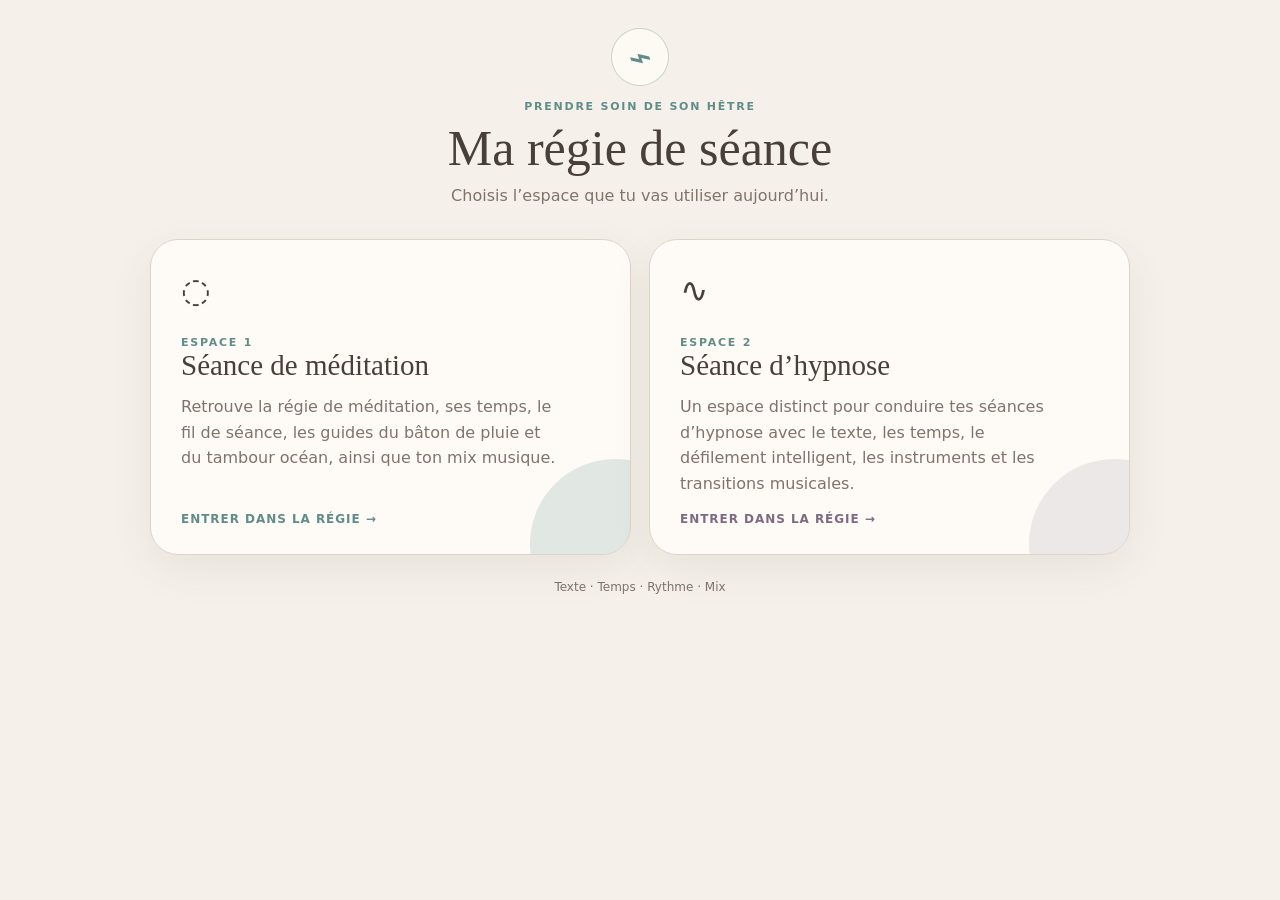
<file: index.html>
<!doctype html>
<html lang="fr">
<head>
  <meta charset="utf-8">
  <meta name="viewport" content="width=device-width,initial-scale=1,viewport-fit=cover">
  <meta name="theme-color" content="#f5f1ea">
  <title>Régie de mon Hêtre</title>
  <style>
    :root{--bg:#f5f1ea;--paper:#fffcf7;--ink:#493f39;--muted:#80736b;--teal:#608c89;--sky:#91afc0;--mauve:#a28fa4;--clay:#b38f78;--line:#ddd3c9}
    *{box-sizing:border-box}html,body{margin:0;min-height:100%;background:var(--bg);color:var(--ink);font-family:Inter,ui-sans-serif,system-ui,-apple-system,BlinkMacSystemFont,"Segoe UI",sans-serif}
    body{display:grid;place-items:center;padding:28px}.home{width:min(980px,100%)}.brand{text-align:center;margin-bottom:34px}.mark{width:58px;height:58px;border-radius:50%;border:1px solid rgba(96,140,137,.35);display:grid;place-items:center;margin:0 auto 14px;color:var(--teal);font-size:38px;transform:rotate(-18deg);background:rgba(255,252,247,.75)}
    .eyebrow{font-size:11px;letter-spacing:.16em;font-weight:800;color:var(--teal);text-transform:uppercase}.brand h1{font-family:Georgia,"Times New Roman",serif;font-weight:500;font-size:clamp(31px,5vw,50px);margin:6px 0 9px}.brand p{margin:0;color:var(--muted);font-size:16px}
    .choices{display:grid;grid-template-columns:1fr 1fr;gap:18px}.choice{position:relative;display:block;text-decoration:none;color:inherit;background:rgba(255,252,247,.94);border:1px solid var(--line);border-radius:28px;padding:30px;min-height:290px;box-shadow:0 14px 42px rgba(73,63,57,.08);transition:transform .16s ease,box-shadow .16s ease,border-color .16s ease;overflow:hidden}.choice:hover{transform:translateY(-3px);box-shadow:0 18px 50px rgba(73,63,57,.12)}.choice:after{content:"";position:absolute;width:170px;height:170px;border-radius:50%;right:-70px;bottom:-75px;opacity:.18}.choice.meditation:after{background:var(--teal)}.choice.hypnose:after{background:var(--mauve)}.choice.meditation:hover{border-color:rgba(96,140,137,.6)}.choice.hypnose:hover{border-color:rgba(162,143,164,.65)}
    .icon{font-size:34px;margin-bottom:26px}.choice h2{font-family:Georgia,"Times New Roman",serif;font-size:29px;font-weight:500;margin:0 0 12px}.choice p{color:var(--muted);line-height:1.6;margin:0 0 28px;max-width:380px}.enter{position:absolute;left:30px;bottom:28px;font-size:12px;font-weight:800;letter-spacing:.08em;text-transform:uppercase}.meditation .enter{color:var(--teal)}.hypnose .enter{color:#7e6a81}.footer{text-align:center;color:var(--muted);font-size:12px;margin-top:25px}
    @media(max-width:700px){body{padding:18px}.choices{grid-template-columns:1fr}.choice{min-height:235px;padding:25px}.enter{left:25px;bottom:22px}}
  </style>
</head>
<body>
  <main class="home">
    <header class="brand">
      <div class="mark">⌁</div>
      <div class="eyebrow">Prendre soin de son Hêtre</div>
      <h1>Ma régie de séance</h1>
      <p>Choisis l’espace que tu vas utiliser aujourd’hui.</p>
    </header>
    <section class="choices">
      <a class="choice meditation" href="meditation.html">
        <div class="icon">◌</div>
        <div class="eyebrow">Espace 1</div>
        <h2>Séance de méditation</h2>
        <p>Retrouve la régie de méditation, ses temps, le fil de séance, les guides du bâton de pluie et du tambour océan, ainsi que ton mix musique.</p>
        <div class="enter">Entrer dans la régie →</div>
      </a>
      <a class="choice hypnose" href="hypnose.html">
        <div class="icon">∿</div>
        <div class="eyebrow">Espace 2</div>
        <h2>Séance d’hypnose</h2>
        <p>Un espace distinct pour conduire tes séances d’hypnose avec le texte, les temps, le défilement intelligent, les instruments et les transitions musicales.</p>
        <div class="enter">Entrer dans la régie →</div>
      </a>
    </section>
    <div class="footer">Texte · Temps · Rythme · Mix</div>
  </main>
</body>
</html>
</file>
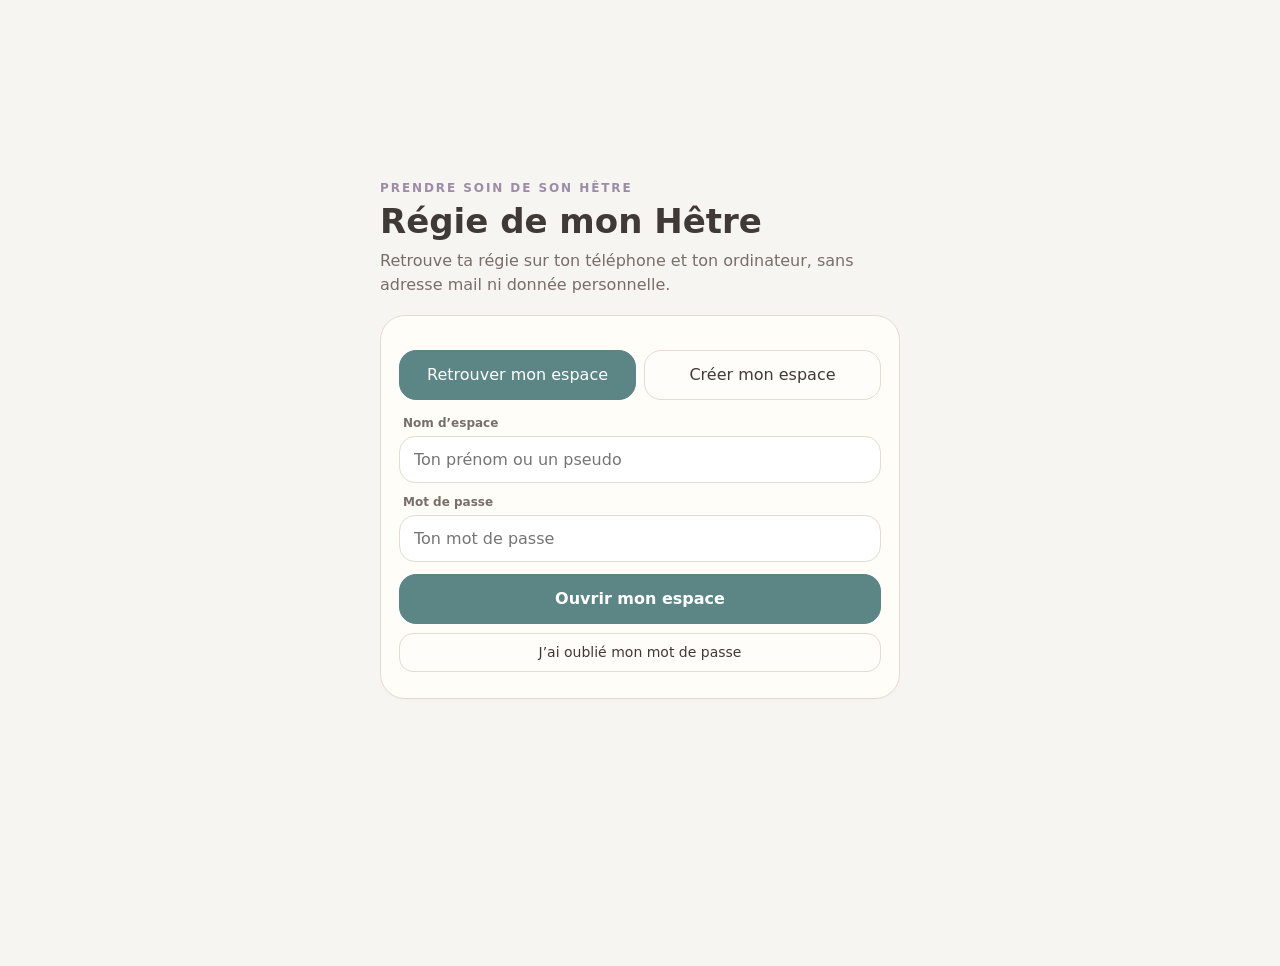
<file: regie-v14/index.html>
<!doctype html>
<html lang="fr">
<head>
<meta charset="utf-8">
<meta name="viewport" content="width=device-width,initial-scale=1,viewport-fit=cover,maximum-scale=1">
<meta name="theme-color" content="#f7f5f1">
<meta http-equiv="Cache-Control" content="no-cache, no-store, must-revalidate">
<meta http-equiv="Pragma" content="no-cache">
<meta http-equiv="Expires" content="0">
<meta name="regie-build" content="14.5">
<title>Régie de mon Hêtre</title>
<style>
:root{
  --bg:#f7f5f1;--paper:#fffdf9;--line:#e5dbd0;--clay:#aa917e;--teal:#5c8586;
  --mauve:#9c8ca6;--muted:#786e69;--sand:#eee7de;--ink:#403a37;--soft:#f2ece4;
  --danger:#b96b68;--ok:#618b82;
}
*{box-sizing:border-box}
html,body{margin:0;min-height:100%;background:var(--bg);color:var(--ink);font-family:Inter,system-ui,-apple-system,"Segoe UI",sans-serif}
body{overscroll-behavior-y:none}
button,input,textarea,select{font:inherit}
button{cursor:pointer;-webkit-tap-highlight-color:transparent}
.hidden{display:none!important}
.screen{width:min(760px,100%);margin:0 auto;padding:calc(14px + env(safe-area-inset-top)) 14px calc(92px + env(safe-area-inset-bottom))}
.card{background:rgba(255,253,249,.96);border:1px solid var(--line);border-radius:25px;padding:18px;margin:12px 0;box-shadow:0 1px 0 rgba(64,58,55,.03)}
.brand{font-size:12px;letter-spacing:.16em;font-weight:800;color:var(--mauve);margin:4px 0 8px}
h1,h2,h3,p{margin-top:0}
h1{font-size:34px;line-height:1.06;margin-bottom:9px}
h2{font-size:25px}
.subtitle{color:var(--muted);line-height:1.5;margin-bottom:18px}
.row{display:flex;gap:9px;align-items:center}
.row.wrap{flex-wrap:wrap}
.grow{flex:1}
.btn{border:1px solid var(--line);background:var(--paper);color:var(--ink);border-radius:17px;padding:13px 16px;min-height:50px}
.btn.primary{background:var(--teal);border-color:var(--teal);color:white;font-weight:700}
.btn.soft{background:var(--sand)}
.btn.danger{background:#f5e7e5;color:#7d4542}
.btn.small{min-height:39px;padding:8px 12px;border-radius:14px;font-size:14px}
.pill{border:1px solid var(--line);border-radius:999px;padding:7px 11px;font-size:12px;color:var(--muted);background:var(--paper)}
.kicker{font-size:12px;letter-spacing:.12em;font-weight:800;color:var(--mauve)}
.muted{color:var(--muted)}
.home-actions{display:grid;grid-template-columns:1fr 1fr;gap:10px;margin:12px 0}
.feature-grid{display:grid;grid-template-columns:repeat(4,1fr);gap:7px;margin:14px 0}
.feature{border:1px solid var(--line);background:var(--paper);border-radius:16px;text-align:center;padding:11px 4px;font-size:11px;font-weight:800;letter-spacing:.06em;color:var(--muted)}
.session-title{font-size:23px;font-weight:800;margin:7px 0}
.summary{font-size:14px;color:var(--muted);line-height:1.5}
.syncbar{display:flex;justify-content:space-between;align-items:center;gap:10px;margin:0 2px 9px}
.syncstatus{font-size:12px;color:var(--muted)}
.account-btn{border:1px solid var(--line);background:var(--paper);border-radius:999px;padding:8px 12px}
.field{display:block;margin:12px 0}
.field span{display:block;font-size:12px;font-weight:800;color:var(--muted);margin:0 0 6px 4px}
input[type=text],input[type=password],input[type=url],input[type=number],textarea,select{
  width:100%;border:1px solid var(--line);background:white;color:var(--ink);border-radius:16px;padding:13px 14px;outline:none
}
textarea{min-height:170px;line-height:1.55;resize:vertical}
input:focus,textarea:focus,select:focus{border-color:var(--teal);box-shadow:0 0 0 3px rgba(92,133,134,.11)}
.auth-wrap{min-height:calc(100vh - 40px);display:grid;place-items:center}
.auth-card{width:min(520px,100%)}
.auth-tabs{display:grid;grid-template-columns:1fr 1fr;gap:8px;margin:16px 0}
.auth-tab.active{background:var(--teal);color:white;border-color:var(--teal)}
.note{font-size:13px;color:var(--muted);line-height:1.5}
.error{color:#9b4f4b;font-size:13px;margin:8px 2px}
.ok{color:var(--ok)}
.recovery-key{font:700 16px ui-monospace,SFMono-Regular,Consolas,monospace;word-break:break-all;background:var(--soft);border:1px dashed var(--clay);border-radius:16px;padding:14px;margin:12px 0}
.modal-backdrop{position:fixed;inset:0;background:rgba(42,36,32,.38);display:grid;place-items:center;padding:16px;z-index:50}
.modal{width:min(520px,100%);max-height:90vh;overflow:auto;background:var(--paper);border:1px solid var(--line);border-radius:26px;padding:20px;box-shadow:0 20px 70px rgba(0,0,0,.18)}
.phase-editor{border-top:1px solid var(--line);padding-top:16px;margin-top:16px}
.phase-editor:first-child{border-top:0;padding-top:0}
.editor-toolbar{position:sticky;bottom:calc(8px + env(safe-area-inset-bottom));background:rgba(247,245,241,.92);backdrop-filter:blur(8px);padding:10px;border-radius:20px;border:1px solid rgba(229,219,208,.85);margin-top:12px}
.player{padding-bottom:calc(100px + env(safe-area-inset-bottom))}
.player-head{padding:16px 18px}
.phase-headline{display:flex;justify-content:space-between;gap:10px;align-items:flex-start}
.phase-name{font-size:25px;font-weight:800;line-height:1.12}
.phase-count{font-size:14px;font-weight:700;color:var(--muted);white-space:nowrap}
.timer-row{display:flex;justify-content:space-between;align-items:flex-end;margin-top:10px}
.global-time{font-size:38px;color:var(--teal);font-weight:850;font-variant-numeric:tabular-nums}
.phase-remain{font-size:17px;color:var(--clay);font-weight:750;font-variant-numeric:tabular-nums}
.nextline{border-top:1px solid var(--soft);padding-top:9px;margin-top:9px;color:var(--muted)}
.instrument{padding:12px 15px}
.instrument-title{font-size:12px;font-weight:850;letter-spacing:.12em;color:var(--mauve);margin-bottom:9px}
.rain-track{height:42px;border-radius:999px;background:linear-gradient(90deg,#dbe9e7,#efe8ef,#dbe9e7);position:relative;overflow:hidden;border:1px solid var(--line)}
.rain-stick{position:absolute;top:5px;width:46px;height:30px;border-radius:999px;background:linear-gradient(90deg,#927763,#c8a68c,#8e7461);box-shadow:0 2px 6px #0002;transform-origin:center}
.wave-track{height:54px;position:relative;overflow:hidden}
.wave-svg{width:100%;height:100%}
.instrument-controls{display:grid;grid-template-columns:1fr 60px 60px;gap:8px;align-items:center;margin-top:8px}
.music-card{padding:14px 16px}
.music-head{display:flex;justify-content:space-between;align-items:center}
.music-title{font-weight:850;color:var(--clay)}
.music-body{margin-top:10px}
.music-controls{display:grid;grid-template-columns:repeat(4,1fr);gap:0;margin:9px 0}
.music-controls button{border-radius:0}
.music-controls button:first-child{border-radius:18px 0 0 18px}
.music-controls button:last-child{border-radius:0 18px 18px 0}
.yt-wrap{aspect-ratio:16/7;background:#111;border-radius:14px;overflow:hidden;margin:8px 0}
.yt-wrap iframe{width:100%;height:100%;border:0}
.audio-time{display:flex;justify-content:space-between;font-size:12px;color:var(--muted)}
input[type=range]{width:100%;accent-color:var(--teal)}
.auto-row{display:grid;grid-template-columns:1.2fr .72fr .72fr .72fr;gap:8px;margin:10px 0}
.auto-row .btn{padding:10px 8px;min-height:48px}
.auto-value{text-align:center;font-weight:800;color:var(--muted);align-self:center}
.guide-card{position:relative;padding:0;overflow:hidden}
.guide-label{padding:15px 18px 2px;font-size:12px;letter-spacing:.1em;font-weight:850;color:var(--mauve)}
.guide-scroll{height:min(45vh,470px);min-height:285px;overflow:auto;padding:10px 30px 35vh 28px;scroll-behavior:auto;touch-action:pan-y;cursor:grab}
.guide-scroll.dragging{cursor:grabbing;user-select:none}
.guide-text{font-family:Georgia,"Times New Roman",serif;font-size:clamp(22px,3.3vw,29px);line-height:1.78;white-space:pre-wrap}
.read-progress{position:absolute;left:13px;top:48px;bottom:22px;width:4px;background:var(--soft);border-radius:99px;overflow:hidden}
.read-progress > i{display:block;width:100%;height:0;background:linear-gradient(var(--teal),var(--mauve));border-radius:99px}
.read-marker{position:absolute;left:25px;right:22px;top:47%;height:1px;background:rgba(92,133,134,.23);pointer-events:none}
.read-marker:after{content:"ICI";position:absolute;right:0;top:-15px;font-size:9px;color:var(--teal);font-family:Inter,system-ui}
.cue-card{padding:15px 18px}
.cue-text{font-size:14px;line-height:1.5;color:var(--muted)}
.bottom-controls{position:fixed;left:50%;transform:translateX(-50%);bottom:0;width:min(760px,100%);padding:10px 14px calc(10px + env(safe-area-inset-bottom));background:linear-gradient(transparent 0,rgba(247,245,241,.94) 20%,var(--bg) 45%);z-index:20}
.control-row{display:grid;grid-template-columns:1fr 2.6fr 1fr;gap:9px}
.control-row .btn{min-height:56px}
.phase-auto{margin-top:6px;width:100%;min-height:35px;border-radius:15px;border:1px solid var(--line);background:#edf2ef;color:var(--teal);font-size:11px;font-weight:800}
.fader-edge{position:fixed;right:max(3px,calc((100vw - 760px)/2 + 3px));top:22%;bottom:15%;width:12px;border-radius:99px;background:rgba(229,219,208,.75);z-index:18;opacity:0;pointer-events:none;transition:.2s}
.fader-edge.active{opacity:1}
.fader-edge i{position:absolute;left:1px;right:1px;bottom:0;border-radius:99px;background:linear-gradient(var(--mauve),var(--teal));height:50%}
.toast{position:fixed;left:50%;bottom:110px;transform:translateX(-50%);background:#283331;color:white;padding:11px 16px;border-radius:999px;font-size:13px;z-index:100;box-shadow:0 8px 30px #0003;max-width:90%;text-align:center}
.syncdot{display:inline-block;width:7px;height:7px;border-radius:50%;background:var(--clay);margin-right:5px}.syncdot.ok{background:var(--ok)}.syncdot.busy{background:#d2a64b}.syncdot.off{background:#aaa}
@media(max-width:520px){
  .screen{padding-left:11px;padding-right:11px}
  h1{font-size:30px}.feature-grid{grid-template-columns:repeat(4,1fr)}
  .home-actions{grid-template-columns:1fr}
  .phase-name{font-size:23px}.global-time{font-size:35px}.phase-remain{font-size:16px}
  .guide-scroll{height:46vh;padding-left:27px;padding-right:22px}
}
</style>
<style id="mobile-player-v145">
@media(max-width:600px){
  #playerView.player{padding-top:62px;padding-bottom:calc(190px + env(safe-area-inset-bottom))}
  #autoRow.auto-row{position:fixed;left:50%;transform:translateX(-50%);bottom:calc(84px + env(safe-area-inset-bottom));width:min(calc(100% - 22px),738px);z-index:24;margin:0;padding:7px;border:1px solid var(--line);border-radius:18px;background:rgba(247,245,241,.97);box-shadow:0 -4px 18px rgba(64,58,55,.08);backdrop-filter:blur(10px)}
  #bottomControls{z-index:25}
  #guideCard{margin-bottom:110px}
  #guideScroll{height:50dvh;min-height:320px;max-height:560px}
  .screen{padding-bottom:calc(190px + env(safe-area-inset-bottom))}
  #playerNav{position:fixed;left:11px;right:11px;top:calc(8px + env(safe-area-inset-top));z-index:70;margin:0;pointer-events:none}
  #playerBackBtn,#playerTypePill{pointer-events:auto}
}
</style>
<style id="locked-session-type-v145">
.session-type-picker{display:grid;grid-template-columns:1fr 1fr;gap:9px;margin-top:6px}
.session-type-picker .btn.active{background:var(--teal);border-color:var(--teal);color:#fff;font-weight:800}
.session-type-badge{display:inline-flex;align-items:center;margin:0 0 8px;border:1px solid var(--line);border-radius:999px;padding:6px 10px;font-size:12px;font-weight:800;color:var(--teal);background:var(--paper)}
.session-type-home{margin:8px 0 16px;padding:12px;background:rgba(255,253,249,.99);border:2px solid rgba(92,133,134,.24)}
.session-type-home .kicker{margin:2px 4px 8px}
.session-type-home .session-type-picker{margin-top:0}
.session-type-home .btn{min-height:60px;font-size:17px;font-weight:850;border-radius:18px}
.player-nav{display:flex;align-items:center;justify-content:space-between;gap:10px;margin:0 0 10px;position:sticky;top:calc(6px + env(safe-area-inset-top));z-index:40}
.player-back{background:rgba(255,253,249,.98);box-shadow:0 4px 14px rgba(64,58,55,.12);font-weight:800;border-color:rgba(92,133,134,.35)}
.type-modal-title{margin-bottom:8px}
</style>
</head>
<body>

<section id="authScreen" class="screen">
  <div class="auth-wrap">
    <div class="auth-card">
      <div class="brand">PRENDRE SOIN DE SON HÊTRE</div>
      <h1>Régie de mon Hêtre</h1>
      <p class="subtitle">Retrouve ta régie sur ton téléphone et ton ordinateur, sans adresse mail ni donnée personnelle.</p>
      <div class="card">
        <div class="auth-tabs">
          <button class="btn auth-tab active" id="tabLogin">Retrouver mon espace</button>
          <button class="btn auth-tab" id="tabCreate">Créer mon espace</button>
        </div>
        <div id="loginPane">
          <label class="field"><span>Nom d’espace</span><input id="loginName" type="text" autocomplete="username" placeholder="Ton prénom ou un pseudo"></label>
          <label class="field"><span>Mot de passe</span><input id="loginPassword" type="password" autocomplete="current-password" placeholder="Ton mot de passe"></label>
          <button class="btn primary" style="width:100%" id="loginBtn">Ouvrir mon espace</button>
          <button class="btn small" style="width:100%;margin-top:9px" id="forgotBtn">J’ai oublié mon mot de passe</button>
        </div>
        <div id="createPane" class="hidden">
          <label class="field"><span>Nom d’espace</span><input id="createName" type="text" autocomplete="off" placeholder="Ton prénom ou un pseudo"></label>
          <label class="field"><span>Mot de passe</span><input id="createPassword" type="password" autocomplete="new-password" placeholder="10 caractères minimum"></label>
          <label class="field"><span>Confirmer</span><input id="createPassword2" type="password" autocomplete="new-password" placeholder="Retape ton mot de passe"></label>
          <p class="note">Le serveur ne reçoit ni ton mot de passe ni le contenu lisible de tes séances. Tes données sont chiffrées sur ton appareil avant la synchronisation.</p>
          <button class="btn primary" style="width:100%" id="createBtn">Créer mon espace</button>
        </div>
        <div id="authError" class="error"></div>
      </div>
    </div>
  </div>
</section>

<section id="appScreen" class="screen hidden">
  <div class="syncbar">
    <div class="syncstatus" id="syncStatus"><span class="syncdot"></span>Local</div>
    <button class="account-btn" id="accountBtn">Mon espace</button>
  </div>

  <div id="homeView">
    <div class="brand">PRENDRE SOIN DE SON HÊTRE</div>
    <div class="card session-type-home" id="homeSessionTypeCard">
      <div class="kicker">MES SÉANCES</div>
      <div class="session-type-picker" id="homeSessionTypePicker">
        <button class="btn" type="button" data-session-type="meditation">Méditation</button>
        <button class="btn" type="button" data-session-type="hypnose">Hypnose</button>
      </div>
    </div>
    <h1>Ma régie de séance</h1>
    <p class="subtitle">Ton fil conducteur pour guider une méditation ou une séance d’hypnose sans perdre le texte, le temps, le rythme ni tes transitions.</p>
    <div class="feature-grid"><div class="feature">TEXTE</div><div class="feature">TEMPS</div><div class="feature">RYTHME</div><div class="feature">MIX</div></div>
    <div class="card">
      <div class="kicker">MA SÉANCE</div>
      <div class="session-type-badge" id="homeSessionType">Type à choisir</div>
      <div class="session-title" id="homeTitle"></div>
      <div class="summary">90 min • 14 temps • bâton de pluie • tambour océan • silence • musique</div>
      <div class="home-actions">
        <button class="btn primary" id="openRegieBtn">Ouvrir ma régie</button>
        <button class="btn" id="editSessionBtn">Modifier ma séance</button>
      </div>
    </div>
    <div class="card">
      <div class="session-title" style="font-size:20px">Mes musiques</div>
      <p class="summary">Charge tes morceaux avant la séance. Dans la régie, ils démarrent silencieusement puis entrent avec ton fader, comme sur une petite table de mixage.</p>
      <button class="btn" style="width:100%" id="musicSettingsBtn">Préparer mes ambiances</button>
    </div>
    <div class="card">
      <div class="kicker">PENDANT LA SÉANCE</div>
      <p class="summary" style="margin-bottom:0">Le texte reste au centre. Le temps ne s’arrête jamais. L’instrument apparaît seulement quand tu en as besoin. La molette agit sur la vitesse ou le son uniquement après « Démarrer » ; en pause, elle redevient une molette normale.</p>
    </div>
  </div>

  <div id="musicSettingsView" class="hidden">
    <button class="btn small" id="musicBackBtn">‹ Retour</button>
    <h2 style="margin-top:16px">Mes musiques</h2>
    <p class="subtitle">Tu peux enregistrer un lien youtube.com ou youtu.be. Certaines vidéos peuvent refuser la lecture intégrée selon leurs réglages.</p>
    <div id="musicSlots"></div>
    <button class="btn primary" style="width:100%;margin-top:10px" id="saveMusicBtn">Enregistrer les musiques</button>
  </div>

  <div id="editView" class="hidden">
    <button class="btn small" id="editBackBtn">‹ Retour</button>
    <h2 style="margin-top:16px">Ma séance</h2>
    <div class="field" id="sessionTypeField"><span>Type de séance</span>
      <div class="session-type-picker" id="sessionTypePicker">
        <button class="btn" type="button" data-session-type="meditation">Méditation</button>
        <button class="btn" type="button" data-session-type="hypnose">Hypnose</button>
      </div>
    </div>
    <label class="field"><span>Titre</span><input type="text" id="editTitle"></label>
    <div id="phaseEditors"></div>
    <div class="editor-toolbar row"><button class="btn grow" id="resetSessionBtn">Revenir à la séance d’origine</button><button class="btn primary grow" id="saveSessionBtn">Enregistrer</button></div>
  </div>

  <div id="playerView" class="hidden player">
    <div class="player-nav" id="playerNav"><button class="btn small player-back" id="playerBackBtn" type="button">‹ Retour aux séances</button><span class="pill" id="playerTypePill"></span></div>
    <div class="brand">RÉGIE DE MON HÊTRE</div>
    <div class="card player-head">
      <div class="phase-headline"><div class="phase-name" id="phaseName"></div><div class="phase-count" id="phaseCount"></div></div>
      <div class="timer-row"><div class="global-time" id="globalTime">00:00</div><div class="phase-remain" id="phaseRemain">00:00 restant</div></div>
      <div class="nextline" id="nextLine"></div>
    </div>

    <div id="instrumentHost"></div>

    <div class="card music-card" id="musicCard">
      <div class="music-head"><div class="music-title">♫ MIX MUSIQUE</div><button class="btn small" id="musicCollapseBtn">Réduire</button></div>
      <div id="musicMini" class="summary">Aucune piste</div>
      <div class="music-body" id="musicBody">
        <label class="field"><span>Source</span><select id="playerMusicSelect"></select></label>
        <div id="youtubeBox" class="yt-wrap hidden"><div id="ytPlayer" style="width:100%;height:100%"></div></div>
        <input id="localAudioInput" class="hidden" type="file" accept="audio/*">
        <audio id="localAudio" preload="metadata"></audio>
        <div class="music-controls">
          <button class="btn soft" id="musicPlayBtn">▶</button>
          <button class="btn soft" id="musicPauseBtn">Ⅱ</button>
          <button class="btn soft" id="musicStopBtn">■</button>
          <button class="btn" id="musicFileBtn">Fichier</button>
        </div>
        <div class="audio-time"><span id="musicTime">00:00 / 00:00</span><span id="musicSourceStatus"></span></div>
        <input type="range" id="musicTimeline" min="0" max="1000" value="0">
        <label class="field" style="margin-bottom:0"><span>Volume <b id="volumeValue">50 %</b></span><input type="range" id="volumeSlider" min="0" max="100" value="50"></label>
        <div class="note">Fader à droite : ↑ faire entrer • ↓ faire disparaître</div>
      </div>
    </div>

    <div class="auto-row" id="autoRow">
      <button class="btn soft" id="autoToggle">Défilement auto</button>
      <button class="btn soft" id="autoMinus">−</button>
      <div class="auto-value" id="autoValue">OFF</div>
      <button class="btn soft" id="autoPlus">+</button>
    </div>

    <div class="card guide-card" id="guideCard">
      <div class="guide-label">À DIRE</div>
      <div class="read-progress"><i id="readProgress"></i></div>
      <div class="read-marker"></div>
      <div class="guide-scroll" id="guideScroll"><div class="guide-text" id="guideText"></div></div>
    </div>

    <div class="card cue-card">
      <div class="kicker">REPÈRES DE CONDUITE</div>
      <div class="cue-text" id="cueText"></div>
    </div>
  </div>
</section>

<div id="bottomControls" class="bottom-controls hidden">
  <div class="control-row">
    <button class="btn" id="prevBtn">‹</button>
    <button class="btn primary" id="playPauseBtn">Démarrer</button>
    <button class="btn" id="nextBtn">›</button>
  </div>
  <button class="phase-auto" id="phaseAutoBtn">PHASES AUTO ✓</button>
</div>
<div id="faderEdge" class="fader-edge"><i></i></div>
<div id="modalRoot"></div>
<div id="toast" class="toast hidden"></div>

<script>
"use strict";
const SYNC_URL="https://kzviewbnnnzdyocdjtah.supabase.co/functions/v1/regie-sync";
const DEFAULT_STATE={"schema": 1, "updatedAt": 0, "title": "Atelier de méditation — 19h30 à 21h", "phases": [{"name": "Accueil & intention", "minutes": 4, "text": "Prenez le temps de vous installer.\n\nDe prendre votre place.\n\nEt avant même de commencer, je vous invite simplement à vous demander :\n\nPourquoi suis-je venu ici ce soir ?\n\nPourquoi ai-je choisi de venir m’asseoir, ou m’allonger, pendant un moment…\n\ndans le silence…\n\navec moi-même ?\n\nIl n’est pas nécessaire de chercher une grande réponse.\n\nPeut-être qu’une intention est déjà présente.\n\nPeut-être simplement une envie.\n\nUn besoin.\n\nOu peut-être juste celui de prendre ce temps pour vous.\n\nGardez simplement cela quelque part avec vous.\n\nSans chercher à en faire quoi que ce soit.", "cue": "[silence]", "instrument": 0}, {"name": "Prendre place", "minutes": 6, "text": "Vous pouvez maintenant vous installer confortablement.\n\nEt progressivement…\n\nlaisser votre corps trouver sa juste place.\n\nPendant quelques instants, plus rien n’a besoin de tenir.\n\nVos jambes n’ont rien à tenir.\n\nVos bras non plus.\n\nVos mains peuvent simplement se déposer.\n\nVos épaules peuvent relâcher ce qu’elles retiennent.\n\nVotre mâchoire peut se desserrer.\n\nVotre visage peut se relâcher.\n\nEt vous pouvez simplement laisser le sol porter votre poids.\n\n[silence]\n\nPuis, sans chercher à modifier quoi que ce soit…\n\nfaites simplement un état des lieux.\n\nComment vous sentez-vous aujourd’hui ?\n\nY a-t-il des endroits qui semblent plus tendus ?\n\nD’autres plus légers ?\n\nPeut-être une émotion qui prend davantage de place.\n\nPeut-être beaucoup de pensées.\n\nPeut-être au contraire quelque chose de très calme.\n\nIl n’y a rien à réussir ou à changer. Simplement observer.", "cue": "Laisser de vrais espaces de silence entre les propositions.", "instrument": 0}, {"name": "Retrouver la respiration", "minutes": 4, "text": "Puis doucement…\n\nportez votre attention sur votre respiration.\n\nSimplement prendre conscience qu’elle est là.\n\nObservez d’abord comment vous respirez aujourd’hui.\n\nOù sentez-vous votre souffle ?\n\nPlutôt dans la poitrine ?\n\nDans le ventre ?\n\nÀ l’inspire, laissez votre ventre se gonfler naturellement.\n\nEt à l’expiration…\n\nlaissez-le redescendre.\n\nSans forcer.", "cue": "Observer quelques respirations naturelles avant de prendre le bâton de pluie.", "instrument": 0}, {"name": "Cohérence cardiaque — bâton de pluie", "minutes": 5, "text": "Et maintenant, pour ceux qui le souhaitent…\n\nje vais vous proposer de laisser le son du bâton de pluie accompagner votre respiration.\n\nMais surtout…\n\nne cherchez pas à poursuivre le son.\n\nSi ce rythme ne vous convient pas, laissez votre corps respirer comme il en a besoin.\n\nLe bâton de pluie est simplement là comme un guide.\n\nÀ l’inspiration votre ventre se gonfle.\n\nEt à l’expire il se dégonfle.\n\nInspirez.\n\nEt expirez.\n\nVoilà, comme ceci c’est très bien.\n\nJe vais vous guider quelques instants comme ceci. Si vous perdez le rythme, si vous partez autre part, laissez-vous aller et laissez-vous voyager. Ce temps est d’abord un temps pour vous, pour vous alléger.", "cue": "Suivre la petite bascule du bâton en haut de l’écran. Le texte reste totalement défilable, et le défilement automatique peut prendre le relais pendant que les deux mains tiennent l’instrument.", "instrument": 1}, {"name": "Revenir au souffle naturel", "minutes": 2, "text": "Puis doucement…\n\nlaissez votre respiration retrouver son rythme naturel.\n\nVous n’avez plus besoin de la contrôler.\n\nPlus besoin de suivre quoi que ce soit.\n\nVotre corps peut reprendre tranquillement sa respiration.\n\nEt pendant quelques instants…\n\nRessentez simplement.", "cue": "Poser le bâton de pluie et laisser revenir le silence.", "instrument": 0}, {"name": "Tambour océan — le bord de la mer", "minutes": 7, "text": "Et maintenant… pour ceux qui le souhaitent\n\nje vous invite simplement à écouter.\n\nPeut-être pouvez-vous laisser ce son vous emmener quelque part.\n\nAu bord de la mer.\n\nPeut-être un endroit que vous connaissez.\n\nUn lieu où vous êtes allé pendant vos vacances.\n\nUn endroit qui vous rappelle un souvenir agréable.\n\nOu peut-être simplement un endroit que vous imaginez.\n\nUn lieu qui n’existe que pour vous.\n\nPeu importe.\n\nLaissez simplement apparaître un endroit dans lequel vous vous sentez bien.\n\nUn endroit dans lequel vous vous sentez pleinement en sécurité.\n\nPrenez le temps de sentir cet endroit.\n\nPeut-être la température de l’air.\n\nLe contact du sol.\n\nLe sable.\n\nLe vent.\n\nLa lumière.\n\nEt devant vous…\n\nla mer.\n\nUne vague arrive.\n\nPuis elle repart.\n\nUne autre vient jusqu’au rivage.\n\nPuis retourne vers le large.\n\nEt simplement… laissez-vous quelques instants ici.\n\nVous n’avez rien à faire. Rien à produire. Simplement écouter ce mouvement, l’observer, peut-être même le ressentir.", "cue": "Le repère de vague en haut sert de rythme pour incliner le tambour : montée douce, sommet, retour. Ajuster la durée d’une vague avec − / +. Le défilement automatique peut rester actif pendant que les deux mains jouent.", "instrument": 2}, {"name": "Laisser partir", "minutes": 7, "text": "Et doucement…\n\nnous approchons de l’automne.\n\nUne saison pendant laquelle la nature commence à changer de rythme.\n\nLes choses bougent.\n\nSe transforment.\n\nCertaines restent.\n\nEt d’autres commencent doucement à partir.\n\nLes arbres laissent tomber leurs feuilles une par une.\n\nPetit à petit, ils laissent partir ce dont ils n’auront plus besoin pour continuer leur chemin.\n\nEt peut-être qu’aujourd’hui…\n\nil existe en vous quelque chose que vous n’avez plus besoin de retenir avec autant de force.\n\nNe cherchez pas.\n\nVous n’avez rien à trouver absolument.\n\nMais si quelque chose se présente…\n\nune pensée…\n\nune inquiétude…\n\nune attente…\n\nune habitude…\n\nune parole…\n\nune couleur…\n\nune image…\n\nObservez-le.\n\nEt si vous sentez que c’est le moment…\n\nvous pouvez finir par le déposer.\n\nLà.\n\nSur la plage.\n\nDevant vous.\n\nSans le jeter.\n\nSans essayer de vous en débarrasser.\n\nSimplement le poser.\n\nNe plus avoir besoin de le tenir pendant quelques instants.\n\nEt à chaque mouvement de la mer…\n\nvous pouvez laisser partir ce qui est prêt à partir.\n\nSeulement ce qui est prêt.\n\nCe qui a encore besoin de rester auprès de vous peut rester.\n\nIl n’y a rien à forcer.", "cue": "Continuer quelques vagues avec le tambour océan. Puis laisser progressivement les vagues s’éloigner pour donner la place à la musique.", "instrument": 2}, {"name": "Musique douce", "minutes": 5, "text": "", "cue": "Ouvrir l’onglet Musique si nécessaire, choisir le morceau et régler le volume. 4 à 5 minutes sans parole. Laisser la musique finir ou diminuer doucement, quelques secondes de silence, puis un seul coup de bol.", "instrument": 3}, {"name": "Transition vers l’assise", "minutes": 3, "text": "Reprenez doucement conscience du corps et de la respiration.\n\nRemettez un peu de mouvement dans les doigts et les pieds.\n\nPuis venez avec douceur vous placer sur un côté. Prenez quelques instants dans cette position, sans urgence.\n\nÀ votre rythme, revenez ensuite vous installer en position assise.", "cue": "Toujours passer doucement sur le côté avant de revenir à l’assise.", "instrument": 0}, {"name": "Trois espaces d’observation", "minutes": 5, "text": "Avant d’entrer dans ce temps de méditation, je vous propose simplement de retrouver nos trois repères.\n\nD’abord, l’espace émotionnel et respiratoire. Prendre un instant pour sentir comment vous arrivez aujourd’hui. Ce qui est là, sans chercher à le modifier. Puis laisser la respiration retrouver son propre rythme. Observer simplement le souffle tel qu’il se présente.\n\nEnsuite, l’espace physique. Sentir votre corps dans l’assise. Vos points d’appui. Votre verticalité. Les tensions éventuelles. Les zones plus relâchées. Et simplement laisser le corps vous renseigner sur ce qui se passe en vous.\n\nEnfin, l’espace mental. Observer les pensées lorsqu’elles apparaissent. Sans chercher à les arrêter. Sans avoir besoin non plus de les suivre. Les laisser passer, revenir, disparaître. Et retrouver, chaque fois que nécessaire, votre présence. À votre souffle. À votre corps. À vous-même.\n\nPendant les vingt prochaines minutes, je vous invite simplement à rester dans cette rencontre. Sans objectif. Sans chercher à produire un état particulier. Sans chercher à réussir quoi que ce soit. La méditation peut simplement devenir cet espace dans lequel vous venez vous retrouver. Et à partir de maintenant, je vais vous laisser entièrement dans le silence.", "cue": "Après cette phrase : aucune intervention verbale pendant les 20 minutes.", "instrument": 0}, {"name": "Méditation silencieuse", "minutes": 20, "text": "", "cue": "Silence complet. Ne pas intervenir. À la fin : un seul coup de bol et laisser sa vibration disparaître entièrement.", "instrument": 4}, {"name": "Transition douce", "minutes": 3, "text": "Prenez votre temps. Retrouvez doucement la respiration et le corps. Remettez un peu de mouvement.", "cue": "Venir doucement sur un côté. Y rester quelques instants avant de changer de position.", "instrument": 0}, {"name": "Troisième temps — musique", "minutes": 15, "text": "Vous n’avez rien à chercher, rien à comprendre, rien à modifier. Simplement écouter et observer ce que la musique vient rencontrer en vous.", "cue": "Utiliser l’onglet Musique. Relancer la même musique que dans le premier temps si tu le souhaites. 15 minutes.", "instrument": 3}, {"name": "Retour final", "minutes": 4, "text": "Retrouvez doucement le contact du corps, la respiration et les sons autour de vous. Observez simplement comment vous êtes maintenant.", "cue": "Faire disparaître progressivement la musique. Remettre du mouvement, venir doucement sur un côté, puis revenir s’asseoir à son rythme.", "instrument": 0}], "musicSlots": [{"name": "", "url": ""}, {"name": "", "url": ""}, {"name": "", "url": ""}], "prefs": {"autoWpm": 90, "autoScroll": false, "autoPhase": true, "waveSeconds": 8, "rainSeconds": 5, "musicVolume": 50}};
const LS_PROFILE="regie_profile_v1";
const LS_STATE="regie_state_v14";
const te=new TextEncoder(), td=new TextDecoder();

let state=structuredClone(DEFAULT_STATE);
let profile=null;
let remoteVersion=0;
let dirty=false,syncTimer=null,pullTimer=null,syncing=false;
let view="home";
let playing=false,running=false,phaseIndex=0,globalElapsed=0,phaseElapsed=0,lastTick=0,tickHandle=null;
let autoLast=0,manualScrollUntil=0;
let musicCollapsed=false,currentMusicMode="none",currentYoutubeId="",ytReady=false,ytPlayer=null;
let localAudio=document.getElementById("localAudio");
let drag={active:false,y:0,scroll:0};

function $(id){return document.getElementById(id)}
function clone(x){return JSON.parse(JSON.stringify(x))}
function clamp(n,a,b){return Math.max(a,Math.min(b,n))}
function now(){return Date.now()}
function sleep(ms){return new Promise(r=>setTimeout(r,ms))}
function normalizeName(s){return String(s||"").normalize("NFKC").trim().toLocaleLowerCase("fr-FR").replace(/\s+/g," ")}
function bytesToB64u(bytes){let s="";for(const b of bytes)s+=String.fromCharCode(b);return btoa(s).replace(/\+/g,"-").replace(/\//g,"_").replace(/=+$/g,"")}
function b64uToBytes(s){s=s.replace(/-/g,"+").replace(/_/g,"/");while(s.length%4)s+="=";let x=atob(s),a=new Uint8Array(x.length);for(let i=0;i<x.length;i++)a[i]=x.charCodeAt(i);return a}
function concatBytes(...parts){let n=parts.reduce((a,p)=>a+p.length,0),r=new Uint8Array(n),o=0;for(const p of parts){r.set(p,o);o+=p.length}return r}
async function sha256Bytes(bytes){return new Uint8Array(await crypto.subtle.digest("SHA-256",bytes))}
async function sha256HexText(s){let a=await sha256Bytes(te.encode(s));return [...a].map(b=>b.toString(16).padStart(2,"0")).join("")}
function randomBytes(n){let a=new Uint8Array(n);crypto.getRandomValues(a);return a}
async function importAes(raw){return crypto.subtle.importKey("raw",raw,{name:"AES-GCM"},false,["encrypt","decrypt"])}
async function aesEncrypt(rawKey,plainBytes){let iv=randomBytes(12),key=await importAes(rawKey),ct=new Uint8Array(await crypto.subtle.encrypt({name:"AES-GCM",iv},key,plainBytes));return {iv:bytesToB64u(iv),ciphertext:bytesToB64u(ct)}}
async function aesDecrypt(rawKey,bundle){let key=await importAes(rawKey),pt=await crypto.subtle.decrypt({name:"AES-GCM",iv:b64uToBytes(bundle.iv)},key,b64uToBytes(bundle.ciphertext));return new Uint8Array(pt)}
async function derivePassword(password,saltB64){
  const material=await crypto.subtle.importKey("raw",te.encode(password),"PBKDF2",false,["deriveBits"]);
  const bits=new Uint8Array(await crypto.subtle.deriveBits({name:"PBKDF2",hash:"SHA-256",salt:b64uToBytes(saltB64),iterations:250000},material,512));
  const authKey=bits.slice(0,32),wrapKey=bits.slice(32,64);
  const authVerifier=bytesToB64u(await sha256Bytes(concatBytes(te.encode("regie-auth-v1|"),authKey)));
  return {authKey,wrapKey,authVerifier};
}
async function recoveryVerifier(raw){return bytesToB64u(await sha256Bytes(concatBytes(te.encode("regie-recovery-v1|"),raw)))}
async function recoveryWrapKey(raw){return await sha256Bytes(concatBytes(te.encode("regie-recovery-wrap-v1|"),raw))}
async function usernameHash(name){return sha256HexText("regie-user-v1|"+normalizeName(name))}
async function api(action,payload={}){
  if(!navigator.onLine)throw new Error("offline");
  const r=await fetch(SYNC_URL,{method:"POST",headers:{"Content-Type":"application/json"},body:JSON.stringify({action,...payload})});
  let j={};try{j=await r.json()}catch{}
  if(!r.ok){let e=new Error(j.error||("http_"+r.status));e.status=r.status;e.data=j;throw e}
  return j;
}
function setSyncStatus(text,kind=""){let d=$("syncStatus");d.innerHTML=`<span class="syncdot ${kind}"></span>${text}`}
function toast(t){let e=$("toast");e.textContent=t;e.classList.remove("hidden");clearTimeout(e._t);e._t=setTimeout(()=>e.classList.add("hidden"),2200)}
function showModal(inner){$("modalRoot").innerHTML=`<div class="modal-backdrop"><div class="modal">${inner}</div></div>`}
function closeModal(){$("modalRoot").innerHTML=""}
function esc(s=""){return String(s).replace(/[&<>"]/g,c=>({"&":"&amp;","<":"&lt;",">":"&gt;",'"':"&quot;"}[c]))}
function fmt(ms){let sec=Math.max(0,Math.floor(ms/1000));return String(Math.floor(sec/60)).padStart(2,"0")+":"+String(sec%60).padStart(2,"0")}
function totalMinutes(){return state.phases.reduce((a,p)=>a+(Number(p.minutes)||0),0)}

function persistLocal(){
  state.updatedAt=now();
  localStorage.setItem(LS_STATE,JSON.stringify(state));
  dirty=true;
  scheduleSync();
}
function loadLocal(){
  try{let s=JSON.parse(localStorage.getItem(LS_STATE)||"null");if(s&&s.schema===1)state=s}catch{}
  state.prefs={...DEFAULT_STATE.prefs,...(state.prefs||{})};
  if(!Array.isArray(state.musicSlots))state.musicSlots=clone(DEFAULT_STATE.musicSlots);
  if(!Array.isArray(state.phases)||!state.phases.length)state.phases=clone(DEFAULT_STATE.phases);
}
function saveProfile(){localStorage.setItem(LS_PROFILE,JSON.stringify(profile))}
function loadProfile(){try{profile=JSON.parse(localStorage.getItem(LS_PROFILE)||"null")}catch{profile=null}}

async function encryptState(){
  const dek=b64uToBytes(profile.dek);
  return aesEncrypt(dek,te.encode(JSON.stringify(state)));
}
async function decryptState(bundle){
  const dek=b64uToBytes(profile.dek);
  const pt=await aesDecrypt(dek,bundle);
  const s=JSON.parse(td.decode(pt));
  if(!s||s.schema!==1)throw new Error("bad_state");
  return s;
}

function scheduleSync(){
  if(!profile?.token)return;
  clearTimeout(syncTimer);
  syncTimer=setTimeout(()=>syncPush().catch(()=>{}),700);
}
async function syncPush(){
  if(syncing||!dirty||!profile?.token)return;
  if(!navigator.onLine){setSyncStatus("Hors ligne","off");return}
  syncing=true;setSyncStatus("Synchronisation…","busy");
  try{
    const bundle=await encryptState();
    try{
      const r=await api("push",{token:profile.token,expectedVersion:remoteVersion,dataIv:bundle.iv,dataCiphertext:bundle.ciphertext});
      remoteVersion=Number(r.version)||remoteVersion+1;dirty=false;setSyncStatus("Synchronisé","ok");
    }catch(e){
      if(e.status===409&&e.data?.dataCiphertext){
        const remote=await decryptState({iv:e.data.dataIv,ciphertext:e.data.dataCiphertext});
        const rv=Number(e.data.version)||0;
        if((state.updatedAt||0)>(remote.updatedAt||0)){
          remoteVersion=rv;
          syncing=false;
          return syncPush();
        }else{
          state=remote;remoteVersion=rv;dirty=false;localStorage.setItem(LS_STATE,JSON.stringify(state));renderCurrent();setSyncStatus("Synchronisé","ok");
        }
      }else if(e.status===401){setSyncStatus("Connexion à renouveler");}
      else throw e;
    }
  }catch(e){setSyncStatus(navigator.onLine?"Sync indisponible":"Hors ligne",navigator.onLine?"":"off")}
  finally{syncing=false}
}
async function syncPull(){
  if(syncing||dirty||!profile?.token||!navigator.onLine)return;
  syncing=true;setSyncStatus("Vérification…","busy");
  try{
    const r=await api("pull",{token:profile.token});
    const v=Number(r.version)||0;
    if(v>remoteVersion&&r.dataCiphertext){
      const remote=await decryptState({iv:r.dataIv,ciphertext:r.dataCiphertext});
      state=remote;remoteVersion=v;localStorage.setItem(LS_STATE,JSON.stringify(state));renderCurrent();
    }else remoteVersion=Math.max(remoteVersion,v);
    setSyncStatus("Synchronisé","ok");
  }catch(e){if(e.status===401)setSyncStatus("Connexion à renouveler");else setSyncStatus("Hors ligne","off")}
  finally{syncing=false}
}
function startPullLoop(){clearInterval(pullTimer);pullTimer=setInterval(()=>{if(document.visibilityState==="visible")syncPull().catch(()=>{})},15000)}

async function createAccount(){
  const name=$("createName").value.trim(),p=$("createPassword").value,p2=$("createPassword2").value;
  $("authError").textContent="";
  if(name.length<2)return $("authError").textContent="Choisis un nom d’espace d’au moins 2 caractères.";
  if(p.length<10)return $("authError").textContent="Choisis un mot de passe d’au moins 10 caractères.";
  if(p!==p2)return $("authError").textContent="Les deux mots de passe ne sont pas identiques.";
  const b=$("createBtn");b.disabled=true;b.textContent="Création…";
  try{
    const uhash=await usernameHash(name),salt=bytesToB64u(randomBytes(16)),keys=await derivePassword(p,salt);
    const dek=randomBytes(32),recovery=randomBytes(32),recV=await recoveryVerifier(recovery),recWrap=await recoveryWrapKey(recovery);
    const pwdBundle=await aesEncrypt(keys.wrapKey,dek),recBundle=await aesEncrypt(recWrap,dek);
    profile={displayName:name,usernameHash:uhash,dek:bytesToB64u(dek),token:null,expiresAt:null};
    state=clone(DEFAULT_STATE);state.updatedAt=now();
    const dataBundle=await encryptState();
    const r=await api("register",{usernameHash:uhash,authSalt:salt,authVerifier:keys.authVerifier,recoveryVerifier:recV,
      wrappedDekPwd:pwdBundle.ciphertext,wrappedDekPwdIv:pwdBundle.iv,wrappedDekRecovery:recBundle.ciphertext,wrappedDekRecoveryIv:recBundle.iv,
      dataIv:dataBundle.iv,dataCiphertext:dataBundle.ciphertext});
    profile.token=r.token;profile.expiresAt=r.expiresAt;remoteVersion=Number(r.version)||0;saveProfile();localStorage.setItem(LS_STATE,JSON.stringify(state));dirty=false;
    const key=bytesToB64u(recovery);
    showRecoveryKey(key,name);
  }catch(e){
    profile=null;
    $("authError").textContent=e.message==="space_exists"?"Ce nom d’espace existe déjà. Choisis-en un autre.":"Impossible de créer l’espace pour le moment.";
  }finally{b.disabled=false;b.textContent="Créer mon espace"}
}
function showRecoveryKey(key,name){
  showModal(`<div class="kicker">CLÉ DE RÉCUPÉRATION</div><h2>Garde cette clé</h2>
    <p class="note">Elle est la seule façon de retrouver ton espace si tu oublies ton mot de passe. Elle n’est pas conservée en clair sur le serveur.</p>
    <div class="recovery-key" id="recoveryKeyText">${esc(key)}</div>
    <div class="row"><button class="btn grow" id="copyRecovery">Copier la clé</button><button class="btn primary grow" id="finishRecovery">J’ai noté ma clé</button></div>`);
  $("copyRecovery").onclick=async()=>{try{await navigator.clipboard.writeText(key);toast("Clé copiée")}catch{toast("Maintiens la clé pour la copier")}};
  $("finishRecovery").onclick=()=>{closeModal();enterApp();toast("Espace créé")};
}

async function loginAccount(){
  const name=$("loginName").value.trim(),p=$("loginPassword").value;$("authError").textContent="";
  if(!name||!p)return $("authError").textContent="Renseigne ton nom d’espace et ton mot de passe.";
  const b=$("loginBtn");b.disabled=true;b.textContent="Ouverture…";
  try{
    const uhash=await usernameHash(name);
    const ch=await api("challenge",{usernameHash:uhash});
    if(!ch.exists)throw new Error("invalid_credentials");
    const keys=await derivePassword(p,ch.authSalt);
    const r=await api("login",{usernameHash:uhash,authVerifier:keys.authVerifier});
    const dek=await aesDecrypt(keys.wrapKey,{iv:r.passwordBundle.iv,ciphertext:r.passwordBundle.ciphertext});
    profile={displayName:name,usernameHash:uhash,dek:bytesToB64u(dek),token:r.token,expiresAt:r.expiresAt};saveProfile();
    remoteVersion=Number(r.version)||0;
    if(r.dataCiphertext){
      state=await decryptState({iv:r.dataIv,ciphertext:r.dataCiphertext});
      localStorage.setItem(LS_STATE,JSON.stringify(state));
    }else{state=clone(DEFAULT_STATE);localStorage.setItem(LS_STATE,JSON.stringify(state));dirty=true}
    enterApp();setSyncStatus("Synchronisé","ok");
  }catch(e){
    let m="Nom d’espace ou mot de passe incorrect.";
    if(e.message==="temporarily_locked")m="Trop d’essais. Réessaie dans quelques minutes.";
    if(e.message==="offline")m="Connexion internet nécessaire pour ouvrir cet espace sur un nouvel appareil.";
    $("authError").textContent=m;
  }finally{b.disabled=false;b.textContent="Ouvrir mon espace"}
}

function openRecovery(){
  showModal(`<div class="kicker">RÉCUPÉRATION</div><h2>Retrouver mon espace</h2>
    <label class="field"><span>Nom d’espace</span><input id="recName" type="text"></label>
    <label class="field"><span>Clé de récupération</span><input id="recKey" type="text" autocapitalize="off" autocomplete="off"></label>
    <label class="field"><span>Nouveau mot de passe</span><input id="recPass" type="password"></label>
    <div id="recError" class="error"></div>
    <div class="row"><button class="btn grow" id="recCancel">Annuler</button><button class="btn primary grow" id="recGo">Changer le mot de passe</button></div>`);
  $("recCancel").onclick=closeModal;
  $("recGo").onclick=recoverAccount;
}
async function recoverAccount(){
  const name=$("recName").value.trim(),keyText=$("recKey").value.trim(),pass=$("recPass").value;
  $("recError").textContent="";
  if(name.length<2||keyText.length<30||pass.length<10)return $("recError").textContent="Vérifie le nom, la clé et le nouveau mot de passe.";
  $("recGo").disabled=true;
  try{
    const uhash=await usernameHash(name),ch=await api("challenge",{usernameHash:uhash});if(!ch.exists)throw new Error("invalid_recovery");
    const recovery=b64uToBytes(keyText),rv=await recoveryVerifier(recovery),rw=await recoveryWrapKey(recovery);
    const dek=await aesDecrypt(rw,{iv:ch.recoveryBundle.iv,ciphertext:ch.recoveryBundle.ciphertext});
    const salt=bytesToB64u(randomBytes(16)),keys=await derivePassword(pass,salt),pwdBundle=await aesEncrypt(keys.wrapKey,dek);
    const r=await api("recover",{usernameHash:uhash,recoveryVerifier:rv,newAuthSalt:salt,newAuthVerifier:keys.authVerifier,newWrappedDekPwd:pwdBundle.ciphertext,newWrappedDekPwdIv:pwdBundle.iv});
    profile={displayName:name,usernameHash:uhash,dek:bytesToB64u(dek),token:r.token,expiresAt:r.expiresAt};saveProfile();remoteVersion=Number(r.version)||0;
    if(r.dataCiphertext)state=await decryptState({iv:r.dataIv,ciphertext:r.dataCiphertext});else state=clone(DEFAULT_STATE);
    localStorage.setItem(LS_STATE,JSON.stringify(state));closeModal();enterApp();toast("Nouveau mot de passe enregistré");
  }catch(e){$("recError").textContent="La clé de récupération n’est pas valide."}
  finally{if($("recGo"))$("recGo").disabled=false}
}

function enterApp(){
  $("authScreen").classList.add("hidden");$("appScreen").classList.remove("hidden");
  $("accountBtn").textContent=profile?.displayName||"Mon espace";
  renderHome();startPullLoop();syncPull().catch(()=>{});
  setTimeout(()=>window.ensureRegieTypeChoice?.(),120);
}
function openAccount(){
  showModal(`<div class="kicker">MON ESPACE</div><h2>${esc(profile?.displayName||"")}</h2>
    <p class="note"><b>Confidentialité :</b> aucun e-mail ni numéro de téléphone. Le contenu de ta régie est chiffré avant de quitter cet appareil.</p>
    <div class="card" style="padding:12px"><div class="syncstatus">${$("syncStatus").textContent}</div></div>
    <div class="row"><button class="btn grow" id="accountClose">Fermer</button><button class="btn danger grow" id="logoutBtn">Se déconnecter</button></div>`);
  $("accountClose").onclick=closeModal;
  $("logoutBtn").onclick=async()=>{try{if(profile?.token)await api("logout",{token:profile.token})}catch{}localStorage.removeItem(LS_PROFILE);localStorage.removeItem(LS_STATE);profile=null;state=clone(DEFAULT_STATE);closeModal();$("appScreen").classList.add("hidden");$("authScreen").classList.remove("hidden");stopPlayer();};
}

function showView(name){
  view=name;
  for(const id of ["homeView","musicSettingsView","editView","playerView"])$(id).classList.add("hidden");
  const map={home:"homeView",music:"musicSettingsView",edit:"editView",player:"playerView"};$(map[name]).classList.remove("hidden");
  $("bottomControls").classList.toggle("hidden",name!=="player");
  if(name!=="player")$("faderEdge").classList.remove("active");
  window.scrollTo({top:0,behavior:"instant"});
}
function renderCurrent(){
  if(view==="home")renderHome();else if(view==="music")renderMusicSettings();else if(view==="edit")renderEditor();else if(view==="player")updatePlayer();
}
function renderHome(){
  showView("home");$("homeTitle").textContent=state.title||DEFAULT_STATE.title;
}
function renderMusicSettings(){
  showView("music");let box=$("musicSlots");box.innerHTML="";
  state.musicSlots.forEach((m,i)=>{
    let d=document.createElement("div");d.className="card";d.innerHTML=`<div class="kicker">MUSIQUE ${i+1}</div>
      <label class="field"><span>Nom du morceau</span><input data-i="${i}" data-k="name" type="text" value="${esc(m.name||"")}"></label>
      <label class="field"><span>Lien YouTube</span><input data-i="${i}" data-k="url" type="url" value="${esc(m.url||"")}" placeholder="https://youtu.be/..."></label>`;
    box.appendChild(d);
  });
  box.querySelectorAll("input").forEach(el=>el.oninput=()=>{state.musicSlots[+el.dataset.i][el.dataset.k]=el.value});
}
function renderEditor(){
  showView("edit");$("editTitle").value=state.title||"";
  let box=$("phaseEditors");box.innerHTML="";
  state.phases.forEach((p,i)=>{
    let d=document.createElement("div");d.className="card phase-editor";d.innerHTML=`<div class="kicker">PHASE ${i+1}</div>
      <label class="field"><span>Nom</span><input data-i="${i}" data-k="name" type="text" value="${esc(p.name)}"></label>
      <label class="field"><span>Durée en minutes</span><input data-i="${i}" data-k="minutes" type="number" min="1" max="120" value="${Number(p.minutes)||1}"></label>
      <label class="field"><span>Texte à dire</span><textarea data-i="${i}" data-k="text">${esc(p.text||"")}</textarea></label>
      <label class="field"><span>Repère de conduite</span><textarea data-i="${i}" data-k="cue" style="min-height:90px">${esc(p.cue||"")}</textarea></label>`;
    box.appendChild(d);
  });
  box.querySelectorAll("input,textarea").forEach(el=>el.oninput=()=>{let p=state.phases[+el.dataset.i];p[el.dataset.k]=el.dataset.k==="minutes"?clamp(+el.value||1,1,120):el.value});
}
function saveEditor(){state.title=$("editTitle").value.trim()||DEFAULT_STATE.title;persistLocal();renderHome();toast("Séance enregistrée")}
function saveMusic(){persistLocal();renderHome();toast("Musiques enregistrées")}

function startPlayer(){
  playing=true;running=false;phaseIndex=0;globalElapsed=0;phaseElapsed=0;lastTick=performance.now();autoLast=performance.now();
  showView("player");buildMusicSelect();updateMusicVolume();updatePlayer();$("playPauseBtn").textContent="Démarrer";startTicker();
}
function stopPlayer(){
  playing=false;running=false;clearInterval(tickHandle);tickHandle=null;pauseMusic();showView("home");
}
function startTicker(){clearInterval(tickHandle);tickHandle=setInterval(tick,100)}
function tick(){
  if(!playing)return;
  const t=performance.now();
  if(running){
    let d=Math.min(1000,t-lastTick);lastTick=t;globalElapsed+=d;phaseElapsed+=d;
    const dur=(Number(state.phases[phaseIndex].minutes)||1)*60000;
    if(phaseElapsed>=dur&&state.prefs.autoPhase){
      if(phaseIndex<state.phases.length-1){phaseIndex++;phaseElapsed=0;manualScrollUntil=0;try{navigator.vibrate?.(100)}catch{}}
      else{running=false;$("playPauseBtn").textContent="Reprendre";try{navigator.vibrate?.([120,80,120])}catch{}}
    }
    if(state.prefs.autoScroll&&t>manualScrollUntil)advanceAutoScroll((t-autoLast)/1000);
  }
  autoLast=t;updatePlayer(false);updateMusicTime();
}
function toggleRun(){
  if(running){running=false;$("playPauseBtn").textContent="Reprendre";$("faderEdge").classList.remove("active")}
  else{running=true;lastTick=performance.now();autoLast=performance.now();$("playPauseBtn").textContent="Pause";$("faderEdge").classList.add("active")}
  updateAutoUi();
}
function changePhase(delta){
  const n=phaseIndex+delta;if(n<0||n>=state.phases.length)return;
  phaseIndex=n;phaseElapsed=0;manualScrollUntil=0;$("guideScroll").scrollTop=0;try{navigator.vibrate?.(60)}catch{};updatePlayer();
}
function updatePlayer(resetText=true){
  if(!playing||!state.phases.length)return;
  const p=state.phases[phaseIndex];
  $("phaseName").textContent=p.name;$("phaseCount").textContent=(phaseIndex+1)+" / "+state.phases.length;
  $("globalTime").textContent=fmt(globalElapsed);
  const remain=(Number(p.minutes)||1)*60000-phaseElapsed;
  $("phaseRemain").textContent=(remain>=0?fmt(remain)+" restant":"DÉPASSÉ +"+fmt(-remain));
  $("nextLine").textContent=phaseIndex+1<state.phases.length?"Ensuite : "+state.phases[phaseIndex+1].name:"Dernier temps";
  if(resetText&&$("guideText").dataset.phase!=String(phaseIndex)){$("guideText").dataset.phase=String(phaseIndex);$("guideText").textContent=p.text||"";$("guideScroll").scrollTop=0}
  $("cueText").textContent=p.cue||"";
  updateInstrument(p);updateAutoUi();updateReadProgress();
}
function updateReadProgress(){
  let el=$("guideScroll"),max=Math.max(1,el.scrollHeight-el.clientHeight),r=clamp(el.scrollTop/max,0,1);$("readProgress").style.height=(r*100)+"%";
}
function advanceAutoScroll(dt){
  const el=$("guideScroll");if(el.scrollHeight<=el.clientHeight)return;
  const pxPerSec=(state.prefs.autoWpm/90)*24;
  el.scrollTop+=pxPerSec*dt;updateReadProgress();
}
function updateAutoUi(){
  $("autoValue").textContent=state.prefs.autoScroll?Math.round(state.prefs.autoWpm)+" mots/min":"OFF";
  $("autoToggle").textContent=state.prefs.autoScroll?"AUTO ✓":"Défilement auto";
  $("phaseAutoBtn").textContent=state.prefs.autoPhase?"PHASES AUTO ✓":"PHASES AUTO";
}
function adjustAuto(dir){
  if(!state.prefs.autoScroll)state.prefs.autoScroll=true;
  state.prefs.autoWpm=clamp((Number(state.prefs.autoWpm)||90)+dir*5,45,160);persistLocal();updateAutoUi();
}
function updateInstrument(p){
  let host=$("instrumentHost"),current=host.dataset.phase;
  if(current===String(phaseIndex))return;host.dataset.phase=String(phaseIndex);host.innerHTML="";
  if(p.instrument===1){
    host.innerHTML=`<div class="card instrument"><div class="instrument-title">COHÉRENCE CARDIAQUE — BÂTON DE PLUIE</div>
      <div class="rain-track"><div class="rain-stick" id="rainStick"></div></div>
      <div class="instrument-controls"><div class="note" id="rainLabel">INSPIRE</div><button class="btn small" id="rainMinus">−</button><button class="btn small" id="rainPlus">+</button></div></div>`;
    $("rainMinus").onclick=()=>{state.prefs.rainSeconds=clamp((state.prefs.rainSeconds||5)-1,3,10);persistLocal()};
    $("rainPlus").onclick=()=>{state.prefs.rainSeconds=clamp((state.prefs.rainSeconds||5)+1,3,10);persistLocal()};
  }else if(p.instrument===2){
    host.innerHTML=`<div class="card instrument"><div class="instrument-title">RYTHME DE LA VAGUE</div><div class="note">Monte • sommet • redescend</div>
      <div class="wave-track"><svg class="wave-svg" viewBox="0 0 600 70" preserveAspectRatio="none"><path d="M0,58 C100,58 130,12 240,12 S380,58 480,58 S560,24 600,24" fill="none" stroke="#5c8586" stroke-width="4" opacity=".75"/><circle id="waveDot" r="7" fill="#9c8ca6" cx="0" cy="58"/></svg></div>
      <div class="instrument-controls"><div class="note" id="waveLabel">1 vague • ${state.prefs.waveSeconds||8} s</div><button class="btn small" id="waveMinus">−</button><button class="btn small" id="wavePlus">+</button></div></div>`;
    $("waveMinus").onclick=()=>{state.prefs.waveSeconds=clamp((state.prefs.waveSeconds||8)-1,4,20);persistLocal();host.dataset.phase="";updateInstrument(p)};
    $("wavePlus").onclick=()=>{state.prefs.waveSeconds=clamp((state.prefs.waveSeconds||8)+1,4,20);persistLocal();host.dataset.phase="";updateInstrument(p)};
  }else if(p.instrument===4){
    host.innerHTML=`<div class="card instrument"><div class="instrument-title">SILENCE</div><div class="note">Silence complet. Le temps continue, sans intervention.</div></div>`;
  }
}
function animateInstruments(){
  if(!playing){requestAnimationFrame(animateInstruments);return}
  const p=state.phases[phaseIndex],t=performance.now()/1000;
  if(p.instrument===1&&$("rainStick")){
    const sec=state.prefs.rainSeconds||5,cycle=(t%(sec*2))/(sec*2),x=cycle<.5?cycle*2:(1-cycle)*2;
    $("rainStick").style.left=`calc(${(x*100).toFixed(2)}% - 23px)`;
    $("rainStick").style.transform=`rotate(${cycle<.5?(x*26-13):((1-x)*26-13)}deg)`;
    $("rainLabel").textContent=cycle<.5?"INSPIRE":"EXPIRE";
  }
  if(p.instrument===2&&$("waveDot")){
    const sec=state.prefs.waveSeconds||8,q=(t%sec)/sec,x=q*600,y=35+23*Math.cos(q*Math.PI*2);$("waveDot").setAttribute("cx",x);$("waveDot").setAttribute("cy",y);
  }
  requestAnimationFrame(animateInstruments);
}
requestAnimationFrame(animateInstruments);

function buildMusicSelect(){
  const s=$("playerMusicSelect");s.innerHTML=`<option value="none">Choisir une musique YouTube</option>`;
  state.musicSlots.forEach((m,i)=>{if((m.url||"").trim()){let o=document.createElement("option");o.value="slot"+i;o.textContent=(m.name||("Musique "+(i+1)));s.appendChild(o)}})
  s.value="none";setMusicMode("none");
}
function youtubeId(url){
  try{
    let u=new URL(url);if(u.hostname.includes("youtu.be"))return u.pathname.split("/").filter(Boolean)[0]||"";
    if(u.hostname.includes("youtube.com")){if(u.searchParams.get("v"))return u.searchParams.get("v");let a=u.pathname.split("/").filter(Boolean);let k=a.findIndex(x=>["embed","shorts","live"].includes(x));if(k>=0)return a[k+1]||""}
  }catch{}
  return "";
}
function ensureYT(){
  if(window.YT?.Player){ytReady=true;return Promise.resolve()}
  return new Promise(resolve=>{
    if(document.getElementById("ytapi")){let t=setInterval(()=>{if(window.YT?.Player){clearInterval(t);resolve()}},100);return}
    let sc=document.createElement("script");sc.id="ytapi";sc.src="https://www.youtube.com/iframe_api";document.head.appendChild(sc);
    const prev=window.onYouTubeIframeAPIReady;window.onYouTubeIframeAPIReady=()=>{try{prev?.()}catch{}ytReady=true;resolve()};
  });
}
async function setMusicMode(v){
  pauseMusic();currentMusicMode=v;$("youtubeBox").classList.add("hidden");$("musicSourceStatus").textContent="";currentYoutubeId="";
  if(v==="none"){$("musicMini").textContent="Aucune piste";return}
  if(v==="local"){$("musicMini").textContent=localAudio.src?"Fichier audio prêt":"Choisis un fichier";return}
  let i=+v.replace("slot",""),m=state.musicSlots[i],id=youtubeId(m?.url||"");
  $("musicMini").textContent=m?.name||("Musique "+(i+1));
  if(!id){$("musicSourceStatus").textContent="Lien YouTube non reconnu";return}
  currentYoutubeId=id;$("youtubeBox").classList.remove("hidden");
  try{
    await ensureYT();
    if(ytPlayer&&ytPlayer.destroy){try{ytPlayer.destroy()}catch{}}
    // YT.Player remplace le nœud cible. On le recrée à chaque changement de piste.
    $("youtubeBox").innerHTML='<div id="ytPlayer" style="width:100%;height:100%"></div>';
    ytPlayer=new YT.Player("ytPlayer",{videoId:id,playerVars:{playsinline:1,controls:0,rel:0},events:{onReady:()=>{updateMusicVolume();$("musicSourceStatus").textContent="Prête"},onError:()=>{$("musicSourceStatus").textContent="Lecture intégrée indisponible"}}});
  }catch{$("musicSourceStatus").textContent="Impossible de charger YouTube"}
}
function playMusic(){
  if(currentMusicMode==="local"){localAudio.play().catch(()=>toast("Impossible d’ouvrir ce fichier"))}
  else if(currentMusicMode.startsWith("slot")){try{ytPlayer?.playVideo?.()}catch{}}
  else toast("Choisis d’abord une musique");
}
function pauseMusic(){try{localAudio.pause()}catch{}try{ytPlayer?.pauseVideo?.()}catch{}}
function stopMusic(){try{localAudio.pause();localAudio.currentTime=0}catch{}try{ytPlayer?.stopVideo?.()}catch{}}
function setVolume(v,persist=true){
  state.prefs.musicVolume=clamp(Math.round(v),0,100);$("volumeSlider").value=state.prefs.musicVolume;$("volumeValue").textContent=state.prefs.musicVolume+" %";
  try{localAudio.volume=state.prefs.musicVolume/100}catch{}try{ytPlayer?.setVolume?.(state.prefs.musicVolume)}catch{}
  $("faderEdge").firstElementChild.style.height=state.prefs.musicVolume+"%";if(persist)persistLocal();
}
function updateMusicVolume(){setVolume(Number(state.prefs.musicVolume)||50,false)}
function updateMusicTime(){
  let cur=0,dur=0;
  if(currentMusicMode==="local"){cur=localAudio.currentTime||0;dur=localAudio.duration||0}
  else if(currentMusicMode.startsWith("slot")){try{cur=ytPlayer?.getCurrentTime?.()||0;dur=ytPlayer?.getDuration?.()||0}catch{}}
  $("musicTime").textContent=fmt(cur*1000)+" / "+fmt(dur*1000);
  if(dur>0&&!$("musicTimeline").dataset.drag)$("musicTimeline").value=Math.round(cur/dur*1000);
}
function seekMusic(r){
  if(currentMusicMode==="local"&&localAudio.duration)localAudio.currentTime=localAudio.duration*r;
  else if(currentMusicMode.startsWith("slot")){try{let d=ytPlayer?.getDuration?.()||0;if(d)ytPlayer.seekTo(d*r,true)}catch{}}
}
function toggleMusicPanel(){musicCollapsed=!musicCollapsed;$("musicBody").classList.toggle("hidden",musicCollapsed);$("musicCollapseBtn").textContent=musicCollapsed?"Source":"Réduire"}

function bindDragScroll(){
  const el=$("guideScroll");
  el.addEventListener("pointerdown",e=>{drag.active=true;drag.y=e.clientY;drag.scroll=el.scrollTop;el.setPointerCapture?.(e.pointerId);el.classList.add("dragging");manualScrollUntil=performance.now()+2500});
  el.addEventListener("pointermove",e=>{if(!drag.active)return;let dy=e.clientY-drag.y;el.scrollTop=drag.scroll-dy;manualScrollUntil=performance.now()+2500;updateReadProgress()});
  const up=e=>{drag.active=false;el.classList.remove("dragging");try{el.releasePointerCapture?.(e.pointerId)}catch{}};
  el.addEventListener("pointerup",up);el.addEventListener("pointercancel",up);el.addEventListener("scroll",()=>{if(!running||performance.now()<manualScrollUntil)updateReadProgress()},{passive:true});
}
function wheelHandler(e){
  // Requested behaviour: never capture the wheel until the session is actually running.
  if(!playing||!running)return;
  const onMusic=e.target.closest?.("#musicCard")||e.clientX>window.innerWidth*.83;
  if(onMusic){
    e.preventDefault();setVolume((Number(state.prefs.musicVolume)||0)+(e.deltaY<0?3:-3));
  }else if(e.target.closest?.("#guideCard")||e.target.closest?.("#autoRow")){
    e.preventDefault();adjustAuto(e.deltaY<0?1:-1);
  }
}
document.addEventListener("wheel",wheelHandler,{passive:false});

$("tabLogin").onclick=()=>{$("tabLogin").classList.add("active");$("tabCreate").classList.remove("active");$("loginPane").classList.remove("hidden");$("createPane").classList.add("hidden");$("authError").textContent=""}
$("tabCreate").onclick=()=>{$("tabCreate").classList.add("active");$("tabLogin").classList.remove("active");$("createPane").classList.remove("hidden");$("loginPane").classList.add("hidden");$("authError").textContent=""}
$("createBtn").onclick=createAccount;$("loginBtn").onclick=loginAccount;$("forgotBtn").onclick=openRecovery;$("accountBtn").onclick=openAccount;
$("openRegieBtn").onclick=startPlayer;$("musicSettingsBtn").onclick=renderMusicSettings;$("musicBackBtn").onclick=renderHome;
$("editSessionBtn").onclick=renderEditor;$("editBackBtn").onclick=renderHome;$("saveSessionBtn").onclick=saveEditor;
$("resetSessionBtn").onclick=()=>{if(confirm("Remettre la séance d’origine ?")){state.phases=clone(DEFAULT_STATE.phases);state.title=DEFAULT_STATE.title;persistLocal();renderEditor();toast("Séance d’origine restaurée")}};
$("saveMusicBtn").onclick=saveMusic;
$("prevBtn").onclick=()=>changePhase(-1);$("nextBtn").onclick=()=>changePhase(1);$("playPauseBtn").onclick=toggleRun;
$("phaseAutoBtn").onclick=()=>{state.prefs.autoPhase=!state.prefs.autoPhase;persistLocal();updateAutoUi()};
$("autoToggle").onclick=()=>{state.prefs.autoScroll=!state.prefs.autoScroll;persistLocal();updateAutoUi()};
$("autoMinus").onclick=()=>adjustAuto(-1);$("autoPlus").onclick=()=>adjustAuto(1);
$("musicCollapseBtn").onclick=toggleMusicPanel;$("playerMusicSelect").onchange=e=>setMusicMode(e.target.value);
$("musicPlayBtn").onclick=playMusic;$("musicPauseBtn").onclick=pauseMusic;$("musicStopBtn").onclick=stopMusic;
$("musicFileBtn").onclick=()=>$("localAudioInput").click();
$("localAudioInput").onchange=e=>{let f=e.target.files?.[0];if(!f)return;try{if(localAudio.src)URL.revokeObjectURL(localAudio.src)}catch{}localAudio.src=URL.createObjectURL(f);currentMusicMode="local";$("playerMusicSelect").value="none";$("musicMini").textContent=f.name;$("musicSourceStatus").textContent="Fichier audio prêt à 0 % — utilise le fader";setVolume(0,false)};
$("volumeSlider").oninput=e=>setVolume(+e.target.value);
$("musicTimeline").onpointerdown=()=>{$("musicTimeline").dataset.drag="1"};$("musicTimeline").onpointerup=e=>{delete $("musicTimeline").dataset.drag;seekMusic(+e.target.value/1000)};$("musicTimeline").onchange=e=>seekMusic(+e.target.value/1000);
$("guideScroll").onscroll=updateReadProgress;
$("loginPassword").addEventListener("keydown",e=>{if(e.key==="Enter")loginAccount()});
$("createPassword2").addEventListener("keydown",e=>{if(e.key==="Enter")createAccount()});
bindDragScroll();
window.addEventListener("online",()=>{setSyncStatus("Connexion retrouvée","busy");syncPush().then(syncPull).catch(()=>{})});
window.addEventListener("offline",()=>setSyncStatus("Hors ligne","off"));
document.addEventListener("visibilitychange",()=>{if(document.visibilityState==="visible")syncPull().catch(()=>{})});

(async function boot(){
  loadProfile();loadLocal();
  if(profile?.token&&profile?.dek){
    $("authScreen").classList.add("hidden");$("appScreen").classList.remove("hidden");enterApp();setSyncStatus(navigator.onLine?"Vérification…":"Hors ligne",navigator.onLine?"busy":"off");
  }else{
    $("authScreen").classList.remove("hidden");$("appScreen").classList.add("hidden");
  }
})();
</script>
<script id="locked-session-type-script-v145">
(()=>{
  const norm=t=>t==="hypnose"?"hypnose":t==="meditation"?"meditation":"";
  const label=t=>t==="hypnose"?"Hypnose":t==="meditation"?"Méditation":"Type à choisir";
  const current=()=>{try{return norm(state&&state.sessionType)}catch(e){return ""}};
  const paint=()=>{
    const t=current();
    document.querySelectorAll("[data-session-type]").forEach(b=>b.classList.toggle("active",b.dataset.sessionType===t));
    const badge=document.getElementById("homeSessionType");if(badge)badge.textContent=label(t);
    const pill=document.getElementById("playerTypePill");if(pill)pill.textContent=t?label(t):"";
  };
  window.setRegieSessionType=t=>{
    try{state.sessionType=norm(t);paint();if(typeof persistLocal==="function")persistLocal();return true}catch(e){return false}
  };

  const showChooser=()=>{
    if(current())return false;
    if(document.getElementById("chooseMeditation"))return true;
    if(typeof showModal!=="function")return false;
    showModal(`<div class="kicker">MES SÉANCES</div><h2 class="type-modal-title">Méditation ou hypnose ?</h2><p class="note">Choisis l’espace dans lequel tu veux travailler.</p><div class="session-type-picker"><button class="btn" id="chooseMeditation">Méditation</button><button class="btn" id="chooseHypnose">Hypnose</button></div>`);
    const m=document.getElementById("chooseMeditation"),h=document.getElementById("chooseHypnose");
    if(m)m.onclick=()=>{window.setRegieSessionType("meditation");closeModal();paint()};
    if(h)h.onclick=()=>{window.setRegieSessionType("hypnose");closeModal();paint()};
    return true;
  };
  window.ensureRegieTypeChoice=showChooser;

  document.addEventListener("click",e=>{
    const b=e.target.closest&&e.target.closest("[data-session-type]");
    if(b){e.preventDefault();window.setRegieSessionType(b.dataset.sessionType);return;}
    if(e.target.closest&&e.target.closest("#editSessionBtn"))setTimeout(paint,0);
  });

  const open=document.getElementById("openRegieBtn");
  if(open)open.addEventListener("click",e=>{
    if(current())return;
    e.preventDefault();e.stopImmediatePropagation();
    showChooser();
  },true);

  const goHome=()=>{
    try{
      if(typeof stopPlayer==="function" && typeof view!=="undefined" && view==="player")stopPlayer();
      else if(typeof renderHome==="function")renderHome();
      paint();
      try{history.replaceState({regieView:"home"},"")}catch(e){}
      return true;
    }catch(e){return false}
  };
  window.regieBack=()=>{
    try{
      if(typeof view!=="undefined" && ["player","edit","music"].includes(view))return goHome();
    }catch(e){}
    return false;
  };
  const back=document.getElementById("playerBackBtn");if(back)back.onclick=goHome;

  // Browser back must return from a session instead of leaving the app.
  const markView=()=>{
    try{
      if(typeof view!=="undefined" && ["player","edit","music"].includes(view) && history.state?.regieView!==view)history.pushState({regieView:view},"");
    }catch(e){}
  };
  document.addEventListener("click",()=>setTimeout(()=>{paint();markView()},0));
  window.addEventListener("popstate",()=>{try{if(typeof view!=="undefined" && ["player","edit","music"].includes(view))goHome()}catch(e){}});

  const save=document.getElementById("saveSessionBtn");if(save)save.addEventListener("click",()=>setTimeout(paint,0));
  const reset=document.getElementById("resetSessionBtn");if(reset)reset.addEventListener("click",()=>setTimeout(paint,0));
  paint();
  setTimeout(()=>{
    paint();
    const app=document.getElementById("appScreen");
    if(app && !app.classList.contains("hidden"))showChooser();
  },180);
})();
</script>
</body>
</html>
</file>
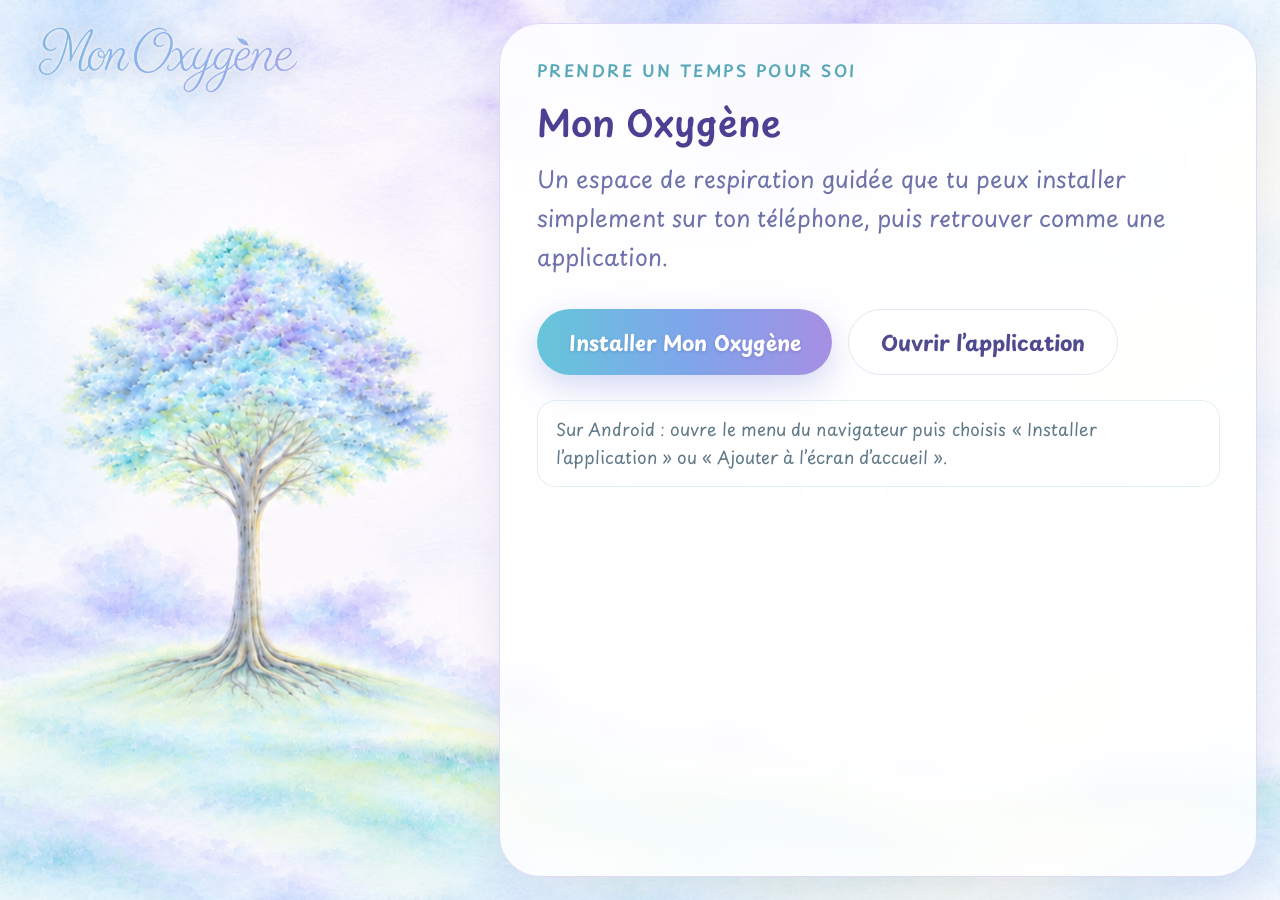
<file: pwa/www/index.html>
<!doctype html>
<html lang="fr">
<head>
  <meta charset="utf-8">
  <meta name="viewport" content="width=device-width, initial-scale=1, viewport-fit=cover, user-scalable=no">
  <meta name="theme-color" content="#f3effa">
  <meta name="description" content="Mon Oxygène — respiration guidée, installable sur iPhone et Android.">
  <meta name="apple-mobile-web-app-capable" content="yes">
  <meta name="apple-mobile-web-app-status-bar-style" content="black-translucent">
  <meta name="apple-mobile-web-app-title" content="Mon Oxygène">
  <link rel="manifest" href="./manifest.webmanifest">
  <link rel="apple-touch-icon" href="./assets/apple-touch-icon.png">
  <link rel="stylesheet" href="./style.css?v=113">
  <title>Mon Oxygène</title>
</head>
<body>
  <main id="app" aria-live="polite"></main>
  <div id="toast" class="toast" role="status" aria-live="polite"></div>
  <div class="tourner" aria-hidden="true">
    <img src="./assets/lotus.png" alt="">
    <strong>Tourne ton téléphone</strong>
    <span>Mon Oxygène s’utilise à l’horizontale.</span>
  </div>
  <script src="./respiration.js?v=113" defer></script>
  <script src="./vague.js?v=113" defer></script>
  <script src="./baton-de-pluie.js?v=113" defer></script>
  <script src="./plus.js?v=113" defer></script>
  <script src="./app.js?v=113" defer></script>
</body>
</html>
</file>
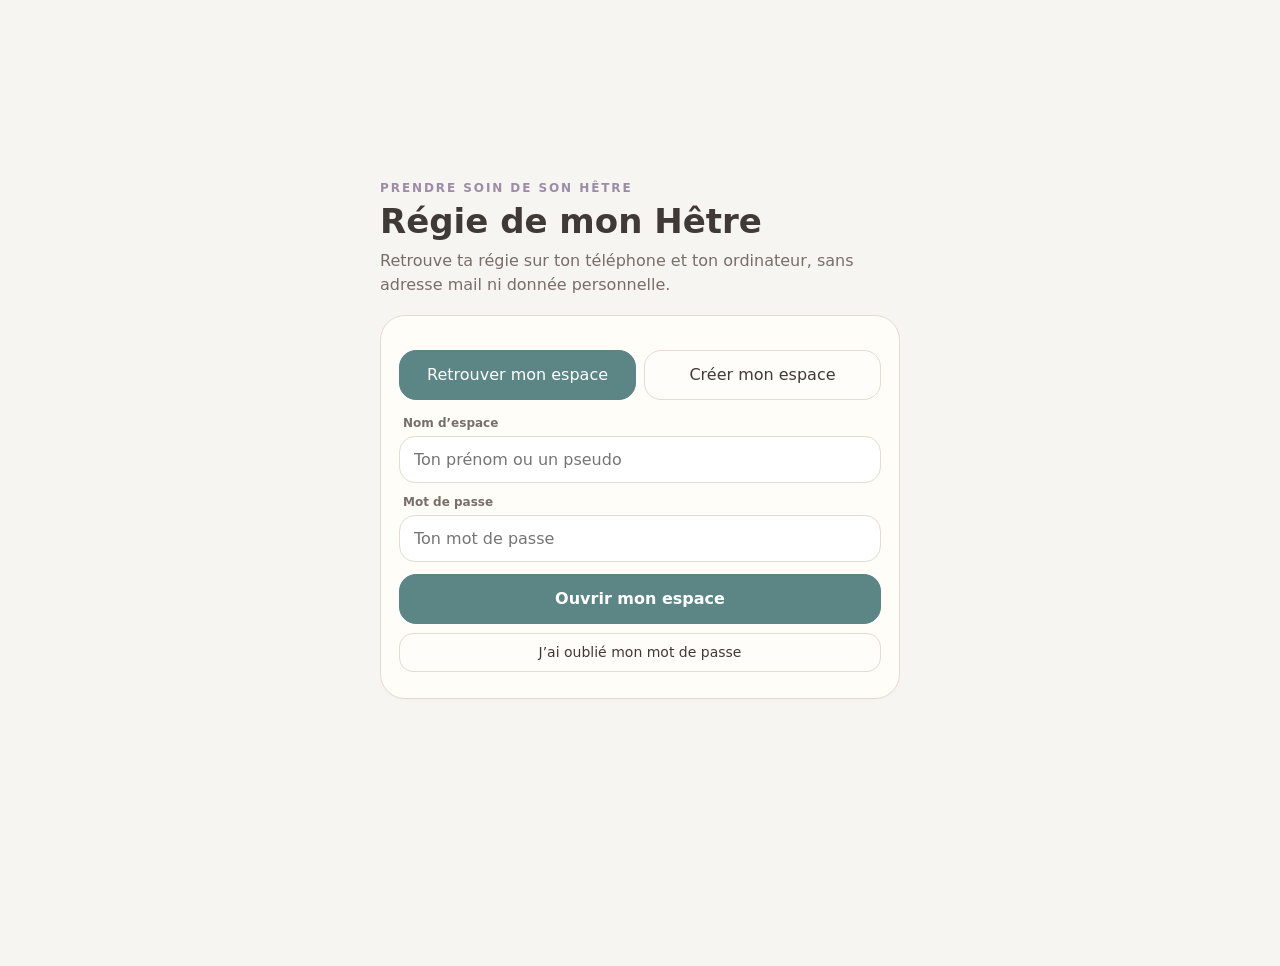
<file: pwa/www/regie-v14/index.html>
<!doctype html>
<html lang="fr">
<head>
<meta charset="utf-8">
<meta name="viewport" content="width=device-width,initial-scale=1,viewport-fit=cover,maximum-scale=1">
<meta name="theme-color" content="#f7f5f1">
<title>Régie de mon Hêtre</title>
<style>
:root{
  --bg:#f7f5f1;--paper:#fffdf9;--line:#e5dbd0;--clay:#aa917e;--teal:#5c8586;
  --mauve:#9c8ca6;--muted:#786e69;--sand:#eee7de;--ink:#403a37;--soft:#f2ece4;
  --danger:#b96b68;--ok:#618b82;
}
*{box-sizing:border-box}
html,body{margin:0;min-height:100%;background:var(--bg);color:var(--ink);font-family:Inter,system-ui,-apple-system,"Segoe UI",sans-serif}
body{overscroll-behavior-y:none}
button,input,textarea,select{font:inherit}
button{cursor:pointer;-webkit-tap-highlight-color:transparent}
.hidden{display:none!important}
.screen{width:min(760px,100%);margin:0 auto;padding:calc(14px + env(safe-area-inset-top)) 14px calc(92px + env(safe-area-inset-bottom))}
.card{background:rgba(255,253,249,.96);border:1px solid var(--line);border-radius:25px;padding:18px;margin:12px 0;box-shadow:0 1px 0 rgba(64,58,55,.03)}
.brand{font-size:12px;letter-spacing:.16em;font-weight:800;color:var(--mauve);margin:4px 0 8px}
h1,h2,h3,p{margin-top:0}
h1{font-size:34px;line-height:1.06;margin-bottom:9px}
h2{font-size:25px}
.subtitle{color:var(--muted);line-height:1.5;margin-bottom:18px}
.row{display:flex;gap:9px;align-items:center}
.row.wrap{flex-wrap:wrap}
.grow{flex:1}
.btn{border:1px solid var(--line);background:var(--paper);color:var(--ink);border-radius:17px;padding:13px 16px;min-height:50px}
.btn.primary{background:var(--teal);border-color:var(--teal);color:white;font-weight:700}
.btn.soft{background:var(--sand)}
.btn.danger{background:#f5e7e5;color:#7d4542}
.btn.small{min-height:39px;padding:8px 12px;border-radius:14px;font-size:14px}
.pill{border:1px solid var(--line);border-radius:999px;padding:7px 11px;font-size:12px;color:var(--muted);background:var(--paper)}
.kicker{font-size:12px;letter-spacing:.12em;font-weight:800;color:var(--mauve)}
.muted{color:var(--muted)}
.home-actions{display:grid;grid-template-columns:1fr 1fr;gap:10px;margin:12px 0}
.feature-grid{display:grid;grid-template-columns:repeat(4,1fr);gap:7px;margin:14px 0}
.feature{border:1px solid var(--line);background:var(--paper);border-radius:16px;text-align:center;padding:11px 4px;font-size:11px;font-weight:800;letter-spacing:.06em;color:var(--muted)}
.session-title{font-size:23px;font-weight:800;margin:7px 0}
.summary{font-size:14px;color:var(--muted);line-height:1.5}
.syncbar{display:flex;justify-content:space-between;align-items:center;gap:10px;margin:0 2px 9px}
.syncstatus{font-size:12px;color:var(--muted)}
.account-btn{border:1px solid var(--line);background:var(--paper);border-radius:999px;padding:8px 12px}
.field{display:block;margin:12px 0}
.field span{display:block;font-size:12px;font-weight:800;color:var(--muted);margin:0 0 6px 4px}
input[type=text],input[type=password],input[type=url],input[type=number],textarea,select{
  width:100%;border:1px solid var(--line);background:white;color:var(--ink);border-radius:16px;padding:13px 14px;outline:none
}
textarea{min-height:170px;line-height:1.55;resize:vertical}
input:focus,textarea:focus,select:focus{border-color:var(--teal);box-shadow:0 0 0 3px rgba(92,133,134,.11)}
.auth-wrap{min-height:calc(100vh - 40px);display:grid;place-items:center}
.auth-card{width:min(520px,100%)}
.auth-tabs{display:grid;grid-template-columns:1fr 1fr;gap:8px;margin:16px 0}
.auth-tab.active{background:var(--teal);color:white;border-color:var(--teal)}
.note{font-size:13px;color:var(--muted);line-height:1.5}
.error{color:#9b4f4b;font-size:13px;margin:8px 2px}
.ok{color:var(--ok)}
.recovery-key{font:700 16px ui-monospace,SFMono-Regular,Consolas,monospace;word-break:break-all;background:var(--soft);border:1px dashed var(--clay);border-radius:16px;padding:14px;margin:12px 0}
.modal-backdrop{position:fixed;inset:0;background:rgba(42,36,32,.38);display:grid;place-items:center;padding:16px;z-index:50}
.modal{width:min(520px,100%);max-height:90vh;overflow:auto;background:var(--paper);border:1px solid var(--line);border-radius:26px;padding:20px;box-shadow:0 20px 70px rgba(0,0,0,.18)}
.phase-editor{border-top:1px solid var(--line);padding-top:16px;margin-top:16px}
.phase-editor:first-child{border-top:0;padding-top:0}
.editor-toolbar{position:sticky;bottom:calc(8px + env(safe-area-inset-bottom));background:rgba(247,245,241,.92);backdrop-filter:blur(8px);padding:10px;border-radius:20px;border:1px solid rgba(229,219,208,.85);margin-top:12px}
.player{padding-bottom:calc(100px + env(safe-area-inset-bottom))}
.player-head{padding:16px 18px}
.phase-headline{display:flex;justify-content:space-between;gap:10px;align-items:flex-start}
.phase-name{font-size:25px;font-weight:800;line-height:1.12}
.phase-count{font-size:14px;font-weight:700;color:var(--muted);white-space:nowrap}
.timer-row{display:flex;justify-content:space-between;align-items:flex-end;margin-top:10px}
.global-time{font-size:38px;color:var(--teal);font-weight:850;font-variant-numeric:tabular-nums}
.phase-remain{font-size:17px;color:var(--clay);font-weight:750;font-variant-numeric:tabular-nums}
.nextline{border-top:1px solid var(--soft);padding-top:9px;margin-top:9px;color:var(--muted)}
.instrument{padding:12px 15px}
.instrument-title{font-size:12px;font-weight:850;letter-spacing:.12em;color:var(--mauve);margin-bottom:9px}
.rain-track{height:42px;border-radius:999px;background:linear-gradient(90deg,#dbe9e7,#efe8ef,#dbe9e7);position:relative;overflow:hidden;border:1px solid var(--line)}
.rain-stick{position:absolute;top:5px;width:46px;height:30px;border-radius:999px;background:linear-gradient(90deg,#927763,#c8a68c,#8e7461);box-shadow:0 2px 6px #0002;transform-origin:center}
.wave-track{height:54px;position:relative;overflow:hidden}
.wave-svg{width:100%;height:100%}
.instrument-controls{display:grid;grid-template-columns:1fr 60px 60px;gap:8px;align-items:center;margin-top:8px}
.music-card{padding:14px 16px}
.music-head{display:flex;justify-content:space-between;align-items:center}
.music-title{font-weight:850;color:var(--clay)}
.music-body{margin-top:10px}
.music-controls{display:grid;grid-template-columns:repeat(4,1fr);gap:0;margin:9px 0}
.music-controls button{border-radius:0}
.music-controls button:first-child{border-radius:18px 0 0 18px}
.music-controls button:last-child{border-radius:0 18px 18px 0}
.yt-wrap{aspect-ratio:16/7;background:#111;border-radius:14px;overflow:hidden;margin:8px 0}
.yt-wrap iframe{width:100%;height:100%;border:0}
.audio-time{display:flex;justify-content:space-between;font-size:12px;color:var(--muted)}
input[type=range]{width:100%;accent-color:var(--teal)}
.auto-row{display:grid;grid-template-columns:1.2fr .72fr .72fr .72fr;gap:8px;margin:10px 0}
.auto-row .btn{padding:10px 8px;min-height:48px}
.auto-value{text-align:center;font-weight:800;color:var(--muted);align-self:center}
.guide-card{position:relative;padding:0;overflow:hidden}
.guide-label{padding:15px 18px 2px;font-size:12px;letter-spacing:.1em;font-weight:850;color:var(--mauve)}
.guide-scroll{height:min(45vh,470px);min-height:285px;overflow:auto;padding:10px 30px 35vh 28px;scroll-behavior:auto;touch-action:pan-y;cursor:grab}
.guide-scroll.dragging{cursor:grabbing;user-select:none}
.guide-text{font-family:Georgia,"Times New Roman",serif;font-size:clamp(22px,3.3vw,29px);line-height:1.78;white-space:pre-wrap}
.read-progress{position:absolute;left:13px;top:48px;bottom:22px;width:4px;background:var(--soft);border-radius:99px;overflow:hidden}
.read-progress > i{display:block;width:100%;height:0;background:linear-gradient(var(--teal),var(--mauve));border-radius:99px}
.read-marker{position:absolute;left:25px;right:22px;top:47%;height:1px;background:rgba(92,133,134,.23);pointer-events:none}
.read-marker:after{content:"ICI";position:absolute;right:0;top:-15px;font-size:9px;color:var(--teal);font-family:Inter,system-ui}
.cue-card{padding:15px 18px}
.cue-text{font-size:14px;line-height:1.5;color:var(--muted)}
.bottom-controls{position:fixed;left:50%;transform:translateX(-50%);bottom:0;width:min(760px,100%);padding:10px 14px calc(10px + env(safe-area-inset-bottom));background:linear-gradient(transparent 0,rgba(247,245,241,.94) 20%,var(--bg) 45%);z-index:20}
.control-row{display:grid;grid-template-columns:1fr 2.6fr 1fr;gap:9px}
.control-row .btn{min-height:56px}
.phase-auto{margin-top:6px;width:100%;min-height:35px;border-radius:15px;border:1px solid var(--line);background:#edf2ef;color:var(--teal);font-size:11px;font-weight:800}
.fader-edge{position:fixed;right:max(3px,calc((100vw - 760px)/2 + 3px));top:22%;bottom:15%;width:12px;border-radius:99px;background:rgba(229,219,208,.75);z-index:18;opacity:0;pointer-events:none;transition:.2s}
.fader-edge.active{opacity:1}
.fader-edge i{position:absolute;left:1px;right:1px;bottom:0;border-radius:99px;background:linear-gradient(var(--mauve),var(--teal));height:50%}
.toast{position:fixed;left:50%;bottom:110px;transform:translateX(-50%);background:#283331;color:white;padding:11px 16px;border-radius:999px;font-size:13px;z-index:100;box-shadow:0 8px 30px #0003;max-width:90%;text-align:center}
.syncdot{display:inline-block;width:7px;height:7px;border-radius:50%;background:var(--clay);margin-right:5px}.syncdot.ok{background:var(--ok)}.syncdot.busy{background:#d2a64b}.syncdot.off{background:#aaa}
@media(max-width:520px){
  .screen{padding-left:11px;padding-right:11px}
  h1{font-size:30px}.feature-grid{grid-template-columns:repeat(4,1fr)}
  .home-actions{grid-template-columns:1fr}
  .phase-name{font-size:23px}.global-time{font-size:35px}.phase-remain{font-size:16px}
  .guide-scroll{height:46vh;padding-left:27px;padding-right:22px}
}
</style>
</head>
<body>

<section id="authScreen" class="screen">
  <div class="auth-wrap">
    <div class="auth-card">
      <div class="brand">PRENDRE SOIN DE SON HÊTRE</div>
      <h1>Régie de mon Hêtre</h1>
      <p class="subtitle">Retrouve ta régie sur ton téléphone et ton ordinateur, sans adresse mail ni donnée personnelle.</p>
      <div class="card">
        <div class="auth-tabs">
          <button class="btn auth-tab active" id="tabLogin">Retrouver mon espace</button>
          <button class="btn auth-tab" id="tabCreate">Créer mon espace</button>
        </div>
        <div id="loginPane">
          <label class="field"><span>Nom d’espace</span><input id="loginName" type="text" autocomplete="username" placeholder="Ton prénom ou un pseudo"></label>
          <label class="field"><span>Mot de passe</span><input id="loginPassword" type="password" autocomplete="current-password" placeholder="Ton mot de passe"></label>
          <button class="btn primary" style="width:100%" id="loginBtn">Ouvrir mon espace</button>
          <button class="btn small" style="width:100%;margin-top:9px" id="forgotBtn">J’ai oublié mon mot de passe</button>
        </div>
        <div id="createPane" class="hidden">
          <label class="field"><span>Nom d’espace</span><input id="createName" type="text" autocomplete="off" placeholder="Ton prénom ou un pseudo"></label>
          <label class="field"><span>Mot de passe</span><input id="createPassword" type="password" autocomplete="new-password" placeholder="10 caractères minimum"></label>
          <label class="field"><span>Confirmer</span><input id="createPassword2" type="password" autocomplete="new-password" placeholder="Retape ton mot de passe"></label>
          <p class="note">Le serveur ne reçoit ni ton mot de passe ni le contenu lisible de tes séances. Tes données sont chiffrées sur ton appareil avant la synchronisation.</p>
          <button class="btn primary" style="width:100%" id="createBtn">Créer mon espace</button>
        </div>
        <div id="authError" class="error"></div>
      </div>
    </div>
  </div>
</section>

<section id="appScreen" class="screen hidden">
  <div class="syncbar">
    <div class="syncstatus" id="syncStatus"><span class="syncdot"></span>Local</div>
    <button class="account-btn" id="accountBtn">Mon espace</button>
  </div>

  <div id="homeView">
    <div class="brand">PRENDRE SOIN DE SON HÊTRE</div>
    <h1>Ma régie de séance</h1>
    <p class="subtitle">Ton fil conducteur pour guider une méditation ou une séance d’hypnose sans perdre le texte, le temps, le rythme ni tes transitions.</p>
    <div class="feature-grid"><div class="feature">TEXTE</div><div class="feature">TEMPS</div><div class="feature">RYTHME</div><div class="feature">MIX</div></div>
    <div class="card">
      <div class="kicker">MA SÉANCE</div>
      <div class="session-title" id="homeTitle"></div>
      <div class="summary">90 min • 14 temps • bâton de pluie • tambour océan • silence • musique</div>
      <div class="home-actions">
        <button class="btn primary" id="openRegieBtn">Ouvrir ma régie</button>
        <button class="btn" id="editSessionBtn">Modifier ma séance</button>
      </div>
    </div>
    <div class="card">
      <div class="session-title" style="font-size:20px">Mes musiques</div>
      <p class="summary">Charge tes morceaux avant la séance. Dans la régie, ils démarrent silencieusement puis entrent avec ton fader, comme sur une petite table de mixage.</p>
      <button class="btn" style="width:100%" id="musicSettingsBtn">Préparer mes ambiances</button>
    </div>
    <div class="card">
      <div class="kicker">PENDANT LA SÉANCE</div>
      <p class="summary" style="margin-bottom:0">Le texte reste au centre. Le temps ne s’arrête jamais. L’instrument apparaît seulement quand tu en as besoin. La molette agit sur la vitesse ou le son uniquement après « Démarrer » ; en pause, elle redevient une molette normale.</p>
    </div>
  </div>

  <div id="musicSettingsView" class="hidden">
    <button class="btn small" id="musicBackBtn">‹ Retour</button>
    <h2 style="margin-top:16px">Mes musiques</h2>
    <p class="subtitle">Tu peux enregistrer un lien youtube.com ou youtu.be. Certaines vidéos peuvent refuser la lecture intégrée selon leurs réglages.</p>
    <div id="musicSlots"></div>
    <button class="btn primary" style="width:100%;margin-top:10px" id="saveMusicBtn">Enregistrer les musiques</button>
  </div>

  <div id="editView" class="hidden">
    <button class="btn small" id="editBackBtn">‹ Retour</button>
    <h2 style="margin-top:16px">Ma séance</h2>
    <label class="field"><span>Titre</span><input type="text" id="editTitle"></label>
    <div id="phaseEditors"></div>
    <div class="editor-toolbar row"><button class="btn grow" id="resetSessionBtn">Revenir à la séance d’origine</button><button class="btn primary grow" id="saveSessionBtn">Enregistrer</button></div>
  </div>

  <div id="playerView" class="hidden player">
    <div class="brand">RÉGIE DE MON HÊTRE</div>
    <div class="card player-head">
      <div class="phase-headline"><div class="phase-name" id="phaseName"></div><div class="phase-count" id="phaseCount"></div></div>
      <div class="timer-row"><div class="global-time" id="globalTime">00:00</div><div class="phase-remain" id="phaseRemain">00:00 restant</div></div>
      <div class="nextline" id="nextLine"></div>
    </div>

    <div id="instrumentHost"></div>

    <div class="card music-card" id="musicCard">
      <div class="music-head"><div class="music-title">♫ MIX MUSIQUE</div><button class="btn small" id="musicCollapseBtn">Réduire</button></div>
      <div id="musicMini" class="summary">Aucune piste</div>
      <div class="music-body" id="musicBody">
        <label class="field"><span>Source</span><select id="playerMusicSelect"></select></label>
        <div id="youtubeBox" class="yt-wrap hidden"><div id="ytPlayer" style="width:100%;height:100%"></div></div>
        <input id="localAudioInput" class="hidden" type="file" accept="audio/*">
        <audio id="localAudio" preload="metadata"></audio>
        <div class="music-controls">
          <button class="btn soft" id="musicPlayBtn">▶</button>
          <button class="btn soft" id="musicPauseBtn">Ⅱ</button>
          <button class="btn soft" id="musicStopBtn">■</button>
          <button class="btn" id="musicFileBtn">Fichier</button>
        </div>
        <div class="audio-time"><span id="musicTime">00:00 / 00:00</span><span id="musicSourceStatus"></span></div>
        <input type="range" id="musicTimeline" min="0" max="1000" value="0">
        <label class="field" style="margin-bottom:0"><span>Volume <b id="volumeValue">50 %</b></span><input type="range" id="volumeSlider" min="0" max="100" value="50"></label>
        <div class="note">Fader à droite : ↑ faire entrer • ↓ faire disparaître</div>
      </div>
    </div>

    <div class="auto-row" id="autoRow">
      <button class="btn soft" id="autoToggle">Défilement auto</button>
      <button class="btn soft" id="autoMinus">−</button>
      <div class="auto-value" id="autoValue">OFF</div>
      <button class="btn soft" id="autoPlus">+</button>
    </div>

    <div class="card guide-card" id="guideCard">
      <div class="guide-label">À DIRE</div>
      <div class="read-progress"><i id="readProgress"></i></div>
      <div class="read-marker"></div>
      <div class="guide-scroll" id="guideScroll"><div class="guide-text" id="guideText"></div></div>
    </div>

    <div class="card cue-card">
      <div class="kicker">REPÈRES DE CONDUITE</div>
      <div class="cue-text" id="cueText"></div>
    </div>
  </div>
</section>

<div id="bottomControls" class="bottom-controls hidden">
  <div class="control-row">
    <button class="btn" id="prevBtn">‹</button>
    <button class="btn primary" id="playPauseBtn">Démarrer</button>
    <button class="btn" id="nextBtn">›</button>
  </div>
  <button class="phase-auto" id="phaseAutoBtn">PHASES AUTO ✓</button>
</div>
<div id="faderEdge" class="fader-edge"><i></i></div>
<div id="modalRoot"></div>
<div id="toast" class="toast hidden"></div>

<script>
"use strict";
const SYNC_URL="https://kzviewbnnnzdyocdjtah.supabase.co/functions/v1/regie-sync";
const DEFAULT_STATE={"schema": 1, "updatedAt": 0, "title": "Atelier de méditation — 19h30 à 21h", "phases": [{"name": "Accueil & intention", "minutes": 4, "text": "Prenez le temps de vous installer.\n\nDe prendre votre place.\n\nEt avant même de commencer, je vous invite simplement à vous demander :\n\nPourquoi suis-je venu ici ce soir ?\n\nPourquoi ai-je choisi de venir m’asseoir, ou m’allonger, pendant un moment…\n\ndans le silence…\n\navec moi-même ?\n\nIl n’est pas nécessaire de chercher une grande réponse.\n\nPeut-être qu’une intention est déjà présente.\n\nPeut-être simplement une envie.\n\nUn besoin.\n\nOu peut-être juste celui de prendre ce temps pour vous.\n\nGardez simplement cela quelque part avec vous.\n\nSans chercher à en faire quoi que ce soit.", "cue": "[silence]", "instrument": 0}, {"name": "Prendre place", "minutes": 6, "text": "Vous pouvez maintenant vous installer confortablement.\n\nEt progressivement…\n\nlaisser votre corps trouver sa juste place.\n\nPendant quelques instants, plus rien n’a besoin de tenir.\n\nVos jambes n’ont rien à tenir.\n\nVos bras non plus.\n\nVos mains peuvent simplement se déposer.\n\nVos épaules peuvent relâcher ce qu’elles retiennent.\n\nVotre mâchoire peut se desserrer.\n\nVotre visage peut se relâcher.\n\nEt vous pouvez simplement laisser le sol porter votre poids.\n\n[silence]\n\nPuis, sans chercher à modifier quoi que ce soit…\n\nfaites simplement un état des lieux.\n\nComment vous sentez-vous aujourd’hui ?\n\nY a-t-il des endroits qui semblent plus tendus ?\n\nD’autres plus légers ?\n\nPeut-être une émotion qui prend davantage de place.\n\nPeut-être beaucoup de pensées.\n\nPeut-être au contraire quelque chose de très calme.\n\nIl n’y a rien à réussir ou à changer. Simplement observer.", "cue": "Laisser de vrais espaces de silence entre les propositions.", "instrument": 0}, {"name": "Retrouver la respiration", "minutes": 4, "text": "Puis doucement…\n\nportez votre attention sur votre respiration.\n\nSimplement prendre conscience qu’elle est là.\n\nObservez d’abord comment vous respirez aujourd’hui.\n\nOù sentez-vous votre souffle ?\n\nPlutôt dans la poitrine ?\n\nDans le ventre ?\n\nÀ l’inspire, laissez votre ventre se gonfler naturellement.\n\nEt à l’expiration…\n\nlaissez-le redescendre.\n\nSans forcer.", "cue": "Observer quelques respirations naturelles avant de prendre le bâton de pluie.", "instrument": 0}, {"name": "Cohérence cardiaque — bâton de pluie", "minutes": 5, "text": "Et maintenant, pour ceux qui le souhaitent…\n\nje vais vous proposer de laisser le son du bâton de pluie accompagner votre respiration.\n\nMais surtout…\n\nne cherchez pas à poursuivre le son.\n\nSi ce rythme ne vous convient pas, laissez votre corps respirer comme il en a besoin.\n\nLe bâton de pluie est simplement là comme un guide.\n\nÀ l’inspiration votre ventre se gonfle.\n\nEt à l’expire il se dégonfle.\n\nInspirez.\n\nEt expirez.\n\nVoilà, comme ceci c’est très bien.\n\nJe vais vous guider quelques instants comme ceci. Si vous perdez le rythme, si vous partez autre part, laissez-vous aller et laissez-vous voyager. Ce temps est d’abord un temps pour vous, pour vous alléger.", "cue": "Suivre la petite bascule du bâton en haut de l’écran. Le texte reste totalement défilable, et le défilement automatique peut prendre le relais pendant que les deux mains tiennent l’instrument.", "instrument": 1}, {"name": "Revenir au souffle naturel", "minutes": 2, "text": "Puis doucement…\n\nlaissez votre respiration retrouver son rythme naturel.\n\nVous n’avez plus besoin de la contrôler.\n\nPlus besoin de suivre quoi que ce soit.\n\nVotre corps peut reprendre tranquillement sa respiration.\n\nEt pendant quelques instants…\n\nRessentez simplement.", "cue": "Poser le bâton de pluie et laisser revenir le silence.", "instrument": 0}, {"name": "Tambour océan — le bord de la mer", "minutes": 7, "text": "Et maintenant… pour ceux qui le souhaitent\n\nje vous invite simplement à écouter.\n\nPeut-être pouvez-vous laisser ce son vous emmener quelque part.\n\nAu bord de la mer.\n\nPeut-être un endroit que vous connaissez.\n\nUn lieu où vous êtes allé pendant vos vacances.\n\nUn endroit qui vous rappelle un souvenir agréable.\n\nOu peut-être simplement un endroit que vous imaginez.\n\nUn lieu qui n’existe que pour vous.\n\nPeu importe.\n\nLaissez simplement apparaître un endroit dans lequel vous vous sentez bien.\n\nUn endroit dans lequel vous vous sentez pleinement en sécurité.\n\nPrenez le temps de sentir cet endroit.\n\nPeut-être la température de l’air.\n\nLe contact du sol.\n\nLe sable.\n\nLe vent.\n\nLa lumière.\n\nEt devant vous…\n\nla mer.\n\nUne vague arrive.\n\nPuis elle repart.\n\nUne autre vient jusqu’au rivage.\n\nPuis retourne vers le large.\n\nEt simplement… laissez-vous quelques instants ici.\n\nVous n’avez rien à faire. Rien à produire. Simplement écouter ce mouvement, l’observer, peut-être même le ressentir.", "cue": "Le repère de vague en haut sert de rythme pour incliner le tambour : montée douce, sommet, retour. Ajuster la durée d’une vague avec − / +. Le défilement automatique peut rester actif pendant que les deux mains jouent.", "instrument": 2}, {"name": "Laisser partir", "minutes": 7, "text": "Et doucement…\n\nnous approchons de l’automne.\n\nUne saison pendant laquelle la nature commence à changer de rythme.\n\nLes choses bougent.\n\nSe transforment.\n\nCertaines restent.\n\nEt d’autres commencent doucement à partir.\n\nLes arbres laissent tomber leurs feuilles une par une.\n\nPetit à petit, ils laissent partir ce dont ils n’auront plus besoin pour continuer leur chemin.\n\nEt peut-être qu’aujourd’hui…\n\nil existe en vous quelque chose que vous n’avez plus besoin de retenir avec autant de force.\n\nNe cherchez pas.\n\nVous n’avez rien à trouver absolument.\n\nMais si quelque chose se présente…\n\nune pensée…\n\nune inquiétude…\n\nune attente…\n\nune habitude…\n\nune parole…\n\nune couleur…\n\nune image…\n\nObservez-le.\n\nEt si vous sentez que c’est le moment…\n\nvous pouvez finir par le déposer.\n\nLà.\n\nSur la plage.\n\nDevant vous.\n\nSans le jeter.\n\nSans essayer de vous en débarrasser.\n\nSimplement le poser.\n\nNe plus avoir besoin de le tenir pendant quelques instants.\n\nEt à chaque mouvement de la mer…\n\nvous pouvez laisser partir ce qui est prêt à partir.\n\nSeulement ce qui est prêt.\n\nCe qui a encore besoin de rester auprès de vous peut rester.\n\nIl n’y a rien à forcer.", "cue": "Continuer quelques vagues avec le tambour océan. Puis laisser progressivement les vagues s’éloigner pour donner la place à la musique.", "instrument": 2}, {"name": "Musique douce", "minutes": 5, "text": "", "cue": "Ouvrir l’onglet Musique si nécessaire, choisir le morceau et régler le volume. 4 à 5 minutes sans parole. Laisser la musique finir ou diminuer doucement, quelques secondes de silence, puis un seul coup de bol.", "instrument": 3}, {"name": "Transition vers l’assise", "minutes": 3, "text": "Reprenez doucement conscience du corps et de la respiration.\n\nRemettez un peu de mouvement dans les doigts et les pieds.\n\nPuis venez avec douceur vous placer sur un côté. Prenez quelques instants dans cette position, sans urgence.\n\nÀ votre rythme, revenez ensuite vous installer en position assise.", "cue": "Toujours passer doucement sur le côté avant de revenir à l’assise.", "instrument": 0}, {"name": "Trois espaces d’observation", "minutes": 5, "text": "Avant d’entrer dans ce temps de méditation, je vous propose simplement de retrouver nos trois repères.\n\nD’abord, l’espace émotionnel et respiratoire. Prendre un instant pour sentir comment vous arrivez aujourd’hui. Ce qui est là, sans chercher à le modifier. Puis laisser la respiration retrouver son propre rythme. Observer simplement le souffle tel qu’il se présente.\n\nEnsuite, l’espace physique. Sentir votre corps dans l’assise. Vos points d’appui. Votre verticalité. Les tensions éventuelles. Les zones plus relâchées. Et simplement laisser le corps vous renseigner sur ce qui se passe en vous.\n\nEnfin, l’espace mental. Observer les pensées lorsqu’elles apparaissent. Sans chercher à les arrêter. Sans avoir besoin non plus de les suivre. Les laisser passer, revenir, disparaître. Et retrouver, chaque fois que nécessaire, votre présence. À votre souffle. À votre corps. À vous-même.\n\nPendant les vingt prochaines minutes, je vous invite simplement à rester dans cette rencontre. Sans objectif. Sans chercher à produire un état particulier. Sans chercher à réussir quoi que ce soit. La méditation peut simplement devenir cet espace dans lequel vous venez vous retrouver. Et à partir de maintenant, je vais vous laisser entièrement dans le silence.", "cue": "Après cette phrase : aucune intervention verbale pendant les 20 minutes.", "instrument": 0}, {"name": "Méditation silencieuse", "minutes": 20, "text": "", "cue": "Silence complet. Ne pas intervenir. À la fin : un seul coup de bol et laisser sa vibration disparaître entièrement.", "instrument": 4}, {"name": "Transition douce", "minutes": 3, "text": "Prenez votre temps. Retrouvez doucement la respiration et le corps. Remettez un peu de mouvement.", "cue": "Venir doucement sur un côté. Y rester quelques instants avant de changer de position.", "instrument": 0}, {"name": "Troisième temps — musique", "minutes": 15, "text": "Vous n’avez rien à chercher, rien à comprendre, rien à modifier. Simplement écouter et observer ce que la musique vient rencontrer en vous.", "cue": "Utiliser l’onglet Musique. Relancer la même musique que dans le premier temps si tu le souhaites. 15 minutes.", "instrument": 3}, {"name": "Retour final", "minutes": 4, "text": "Retrouvez doucement le contact du corps, la respiration et les sons autour de vous. Observez simplement comment vous êtes maintenant.", "cue": "Faire disparaître progressivement la musique. Remettre du mouvement, venir doucement sur un côté, puis revenir s’asseoir à son rythme.", "instrument": 0}], "musicSlots": [{"name": "", "url": ""}, {"name": "", "url": ""}, {"name": "", "url": ""}], "prefs": {"autoWpm": 90, "autoScroll": false, "autoPhase": true, "waveSeconds": 8, "rainSeconds": 5, "musicVolume": 50}};
const LS_PROFILE="regie_profile_v1";
const LS_STATE="regie_state_v14";
const te=new TextEncoder(), td=new TextDecoder();

let state=structuredClone(DEFAULT_STATE);
let profile=null;
let remoteVersion=0;
let dirty=false,syncTimer=null,pullTimer=null,syncing=false;
let view="home";
let playing=false,running=false,phaseIndex=0,globalElapsed=0,phaseElapsed=0,lastTick=0,tickHandle=null;
let autoLast=0,manualScrollUntil=0;
let musicCollapsed=false,currentMusicMode="none",currentYoutubeId="",ytReady=false,ytPlayer=null;
let localAudio=document.getElementById("localAudio");
let drag={active:false,y:0,scroll:0};

function $(id){return document.getElementById(id)}
function clone(x){return JSON.parse(JSON.stringify(x))}
function clamp(n,a,b){return Math.max(a,Math.min(b,n))}
function now(){return Date.now()}
function sleep(ms){return new Promise(r=>setTimeout(r,ms))}
function normalizeName(s){return String(s||"").normalize("NFKC").trim().toLocaleLowerCase("fr-FR").replace(/\s+/g," ")}
function bytesToB64u(bytes){let s="";for(const b of bytes)s+=String.fromCharCode(b);return btoa(s).replace(/\+/g,"-").replace(/\//g,"_").replace(/=+$/g,"")}
function b64uToBytes(s){s=s.replace(/-/g,"+").replace(/_/g,"/");while(s.length%4)s+="=";let x=atob(s),a=new Uint8Array(x.length);for(let i=0;i<x.length;i++)a[i]=x.charCodeAt(i);return a}
function concatBytes(...parts){let n=parts.reduce((a,p)=>a+p.length,0),r=new Uint8Array(n),o=0;for(const p of parts){r.set(p,o);o+=p.length}return r}
async function sha256Bytes(bytes){return new Uint8Array(await crypto.subtle.digest("SHA-256",bytes))}
async function sha256HexText(s){let a=await sha256Bytes(te.encode(s));return [...a].map(b=>b.toString(16).padStart(2,"0")).join("")}
function randomBytes(n){let a=new Uint8Array(n);crypto.getRandomValues(a);return a}
async function importAes(raw){return crypto.subtle.importKey("raw",raw,{name:"AES-GCM"},false,["encrypt","decrypt"])}
async function aesEncrypt(rawKey,plainBytes){let iv=randomBytes(12),key=await importAes(rawKey),ct=new Uint8Array(await crypto.subtle.encrypt({name:"AES-GCM",iv},key,plainBytes));return {iv:bytesToB64u(iv),ciphertext:bytesToB64u(ct)}}
async function aesDecrypt(rawKey,bundle){let key=await importAes(rawKey),pt=await crypto.subtle.decrypt({name:"AES-GCM",iv:b64uToBytes(bundle.iv)},key,b64uToBytes(bundle.ciphertext));return new Uint8Array(pt)}
async function derivePassword(password,saltB64){
  const material=await crypto.subtle.importKey("raw",te.encode(password),"PBKDF2",false,["deriveBits"]);
  const bits=new Uint8Array(await crypto.subtle.deriveBits({name:"PBKDF2",hash:"SHA-256",salt:b64uToBytes(saltB64),iterations:250000},material,512));
  const authKey=bits.slice(0,32),wrapKey=bits.slice(32,64);
  const authVerifier=bytesToB64u(await sha256Bytes(concatBytes(te.encode("regie-auth-v1|"),authKey)));
  return {authKey,wrapKey,authVerifier};
}
async function recoveryVerifier(raw){return bytesToB64u(await sha256Bytes(concatBytes(te.encode("regie-recovery-v1|"),raw)))}
async function recoveryWrapKey(raw){return await sha256Bytes(concatBytes(te.encode("regie-recovery-wrap-v1|"),raw))}
async function usernameHash(name){return sha256HexText("regie-user-v1|"+normalizeName(name))}
async function api(action,payload={}){
  if(!navigator.onLine)throw new Error("offline");
  const r=await fetch(SYNC_URL,{method:"POST",headers:{"Content-Type":"application/json"},body:JSON.stringify({action,...payload})});
  let j={};try{j=await r.json()}catch{}
  if(!r.ok){let e=new Error(j.error||("http_"+r.status));e.status=r.status;e.data=j;throw e}
  return j;
}
function setSyncStatus(text,kind=""){let d=$("syncStatus");d.innerHTML=`<span class="syncdot ${kind}"></span>${text}`}
function toast(t){let e=$("toast");e.textContent=t;e.classList.remove("hidden");clearTimeout(e._t);e._t=setTimeout(()=>e.classList.add("hidden"),2200)}
function showModal(inner){$("modalRoot").innerHTML=`<div class="modal-backdrop"><div class="modal">${inner}</div></div>`}
function closeModal(){$("modalRoot").innerHTML=""}
function esc(s=""){return String(s).replace(/[&<>"]/g,c=>({"&":"&amp;","<":"&lt;",">":"&gt;",'"':"&quot;"}[c]))}
function fmt(ms){let sec=Math.max(0,Math.floor(ms/1000));return String(Math.floor(sec/60)).padStart(2,"0")+":"+String(sec%60).padStart(2,"0")}
function totalMinutes(){return state.phases.reduce((a,p)=>a+(Number(p.minutes)||0),0)}

function persistLocal(){
  state.updatedAt=now();
  localStorage.setItem(LS_STATE,JSON.stringify(state));
  dirty=true;
  scheduleSync();
}
function loadLocal(){
  try{let s=JSON.parse(localStorage.getItem(LS_STATE)||"null");if(s&&s.schema===1)state=s}catch{}
  state.prefs={...DEFAULT_STATE.prefs,...(state.prefs||{})};
  if(!Array.isArray(state.musicSlots))state.musicSlots=clone(DEFAULT_STATE.musicSlots);
  if(!Array.isArray(state.phases)||!state.phases.length)state.phases=clone(DEFAULT_STATE.phases);
}
function saveProfile(){localStorage.setItem(LS_PROFILE,JSON.stringify(profile))}
function loadProfile(){try{profile=JSON.parse(localStorage.getItem(LS_PROFILE)||"null")}catch{profile=null}}

async function encryptState(){
  const dek=b64uToBytes(profile.dek);
  return aesEncrypt(dek,te.encode(JSON.stringify(state)));
}
async function decryptState(bundle){
  const dek=b64uToBytes(profile.dek);
  const pt=await aesDecrypt(dek,bundle);
  const s=JSON.parse(td.decode(pt));
  if(!s||s.schema!==1)throw new Error("bad_state");
  return s;
}

function scheduleSync(){
  if(!profile?.token)return;
  clearTimeout(syncTimer);
  syncTimer=setTimeout(()=>syncPush().catch(()=>{}),700);
}
async function syncPush(){
  if(syncing||!dirty||!profile?.token)return;
  if(!navigator.onLine){setSyncStatus("Hors ligne","off");return}
  syncing=true;setSyncStatus("Synchronisation…","busy");
  try{
    const bundle=await encryptState();
    try{
      const r=await api("push",{token:profile.token,expectedVersion:remoteVersion,dataIv:bundle.iv,dataCiphertext:bundle.ciphertext});
      remoteVersion=Number(r.version)||remoteVersion+1;dirty=false;setSyncStatus("Synchronisé","ok");
    }catch(e){
      if(e.status===409&&e.data?.dataCiphertext){
        const remote=await decryptState({iv:e.data.dataIv,ciphertext:e.data.dataCiphertext});
        const rv=Number(e.data.version)||0;
        if((state.updatedAt||0)>(remote.updatedAt||0)){
          remoteVersion=rv;
          syncing=false;
          return syncPush();
        }else{
          state=remote;remoteVersion=rv;dirty=false;localStorage.setItem(LS_STATE,JSON.stringify(state));renderCurrent();setSyncStatus("Synchronisé","ok");
        }
      }else if(e.status===401){setSyncStatus("Connexion à renouveler");}
      else throw e;
    }
  }catch(e){setSyncStatus(navigator.onLine?"Sync indisponible":"Hors ligne",navigator.onLine?"":"off")}
  finally{syncing=false}
}
async function syncPull(){
  if(syncing||dirty||!profile?.token||!navigator.onLine)return;
  syncing=true;setSyncStatus("Vérification…","busy");
  try{
    const r=await api("pull",{token:profile.token});
    const v=Number(r.version)||0;
    if(v>remoteVersion&&r.dataCiphertext){
      const remote=await decryptState({iv:r.dataIv,ciphertext:r.dataCiphertext});
      state=remote;remoteVersion=v;localStorage.setItem(LS_STATE,JSON.stringify(state));renderCurrent();
    }else remoteVersion=Math.max(remoteVersion,v);
    setSyncStatus("Synchronisé","ok");
  }catch(e){if(e.status===401)setSyncStatus("Connexion à renouveler");else setSyncStatus("Hors ligne","off")}
  finally{syncing=false}
}
function startPullLoop(){clearInterval(pullTimer);pullTimer=setInterval(()=>{if(document.visibilityState==="visible")syncPull().catch(()=>{})},15000)}

async function createAccount(){
  const name=$("createName").value.trim(),p=$("createPassword").value,p2=$("createPassword2").value;
  $("authError").textContent="";
  if(name.length<2)return $("authError").textContent="Choisis un nom d’espace d’au moins 2 caractères.";
  if(p.length<10)return $("authError").textContent="Choisis un mot de passe d’au moins 10 caractères.";
  if(p!==p2)return $("authError").textContent="Les deux mots de passe ne sont pas identiques.";
  const b=$("createBtn");b.disabled=true;b.textContent="Création…";
  try{
    const uhash=await usernameHash(name),salt=bytesToB64u(randomBytes(16)),keys=await derivePassword(p,salt);
    const dek=randomBytes(32),recovery=randomBytes(32),recV=await recoveryVerifier(recovery),recWrap=await recoveryWrapKey(recovery);
    const pwdBundle=await aesEncrypt(keys.wrapKey,dek),recBundle=await aesEncrypt(recWrap,dek);
    profile={displayName:name,usernameHash:uhash,dek:bytesToB64u(dek),token:null,expiresAt:null};
    state=clone(DEFAULT_STATE);state.updatedAt=now();
    const dataBundle=await encryptState();
    const r=await api("register",{usernameHash:uhash,authSalt:salt,authVerifier:keys.authVerifier,recoveryVerifier:recV,
      wrappedDekPwd:pwdBundle.ciphertext,wrappedDekPwdIv:pwdBundle.iv,wrappedDekRecovery:recBundle.ciphertext,wrappedDekRecoveryIv:recBundle.iv,
      dataIv:dataBundle.iv,dataCiphertext:dataBundle.ciphertext});
    profile.token=r.token;profile.expiresAt=r.expiresAt;remoteVersion=Number(r.version)||0;saveProfile();localStorage.setItem(LS_STATE,JSON.stringify(state));dirty=false;
    const key=bytesToB64u(recovery);
    showRecoveryKey(key,name);
  }catch(e){
    profile=null;
    $("authError").textContent=e.message==="space_exists"?"Ce nom d’espace existe déjà. Choisis-en un autre.":"Impossible de créer l’espace pour le moment.";
  }finally{b.disabled=false;b.textContent="Créer mon espace"}
}
function showRecoveryKey(key,name){
  showModal(`<div class="kicker">CLÉ DE RÉCUPÉRATION</div><h2>Garde cette clé</h2>
    <p class="note">Elle est la seule façon de retrouver ton espace si tu oublies ton mot de passe. Elle n’est pas conservée en clair sur le serveur.</p>
    <div class="recovery-key" id="recoveryKeyText">${esc(key)}</div>
    <div class="row"><button class="btn grow" id="copyRecovery">Copier la clé</button><button class="btn primary grow" id="finishRecovery">J’ai noté ma clé</button></div>`);
  $("copyRecovery").onclick=async()=>{try{await navigator.clipboard.writeText(key);toast("Clé copiée")}catch{toast("Maintiens la clé pour la copier")}};
  $("finishRecovery").onclick=()=>{closeModal();enterApp();toast("Espace créé")};
}

async function loginAccount(){
  const name=$("loginName").value.trim(),p=$("loginPassword").value;$("authError").textContent="";
  if(!name||!p)return $("authError").textContent="Renseigne ton nom d’espace et ton mot de passe.";
  const b=$("loginBtn");b.disabled=true;b.textContent="Ouverture…";
  try{
    const uhash=await usernameHash(name);
    const ch=await api("challenge",{usernameHash:uhash});
    if(!ch.exists)throw new Error("invalid_credentials");
    const keys=await derivePassword(p,ch.authSalt);
    const r=await api("login",{usernameHash:uhash,authVerifier:keys.authVerifier});
    const dek=await aesDecrypt(keys.wrapKey,{iv:r.passwordBundle.iv,ciphertext:r.passwordBundle.ciphertext});
    profile={displayName:name,usernameHash:uhash,dek:bytesToB64u(dek),token:r.token,expiresAt:r.expiresAt};saveProfile();
    remoteVersion=Number(r.version)||0;
    if(r.dataCiphertext){
      state=await decryptState({iv:r.dataIv,ciphertext:r.dataCiphertext});
      localStorage.setItem(LS_STATE,JSON.stringify(state));
    }else{state=clone(DEFAULT_STATE);localStorage.setItem(LS_STATE,JSON.stringify(state));dirty=true}
    enterApp();setSyncStatus("Synchronisé","ok");
  }catch(e){
    let m="Nom d’espace ou mot de passe incorrect.";
    if(e.message==="temporarily_locked")m="Trop d’essais. Réessaie dans quelques minutes.";
    if(e.message==="offline")m="Connexion internet nécessaire pour ouvrir cet espace sur un nouvel appareil.";
    $("authError").textContent=m;
  }finally{b.disabled=false;b.textContent="Ouvrir mon espace"}
}

function openRecovery(){
  showModal(`<div class="kicker">RÉCUPÉRATION</div><h2>Retrouver mon espace</h2>
    <label class="field"><span>Nom d’espace</span><input id="recName" type="text"></label>
    <label class="field"><span>Clé de récupération</span><input id="recKey" type="text" autocapitalize="off" autocomplete="off"></label>
    <label class="field"><span>Nouveau mot de passe</span><input id="recPass" type="password"></label>
    <div id="recError" class="error"></div>
    <div class="row"><button class="btn grow" id="recCancel">Annuler</button><button class="btn primary grow" id="recGo">Changer le mot de passe</button></div>`);
  $("recCancel").onclick=closeModal;
  $("recGo").onclick=recoverAccount;
}
async function recoverAccount(){
  const name=$("recName").value.trim(),keyText=$("recKey").value.trim(),pass=$("recPass").value;
  $("recError").textContent="";
  if(name.length<2||keyText.length<30||pass.length<10)return $("recError").textContent="Vérifie le nom, la clé et le nouveau mot de passe.";
  $("recGo").disabled=true;
  try{
    const uhash=await usernameHash(name),ch=await api("challenge",{usernameHash:uhash});if(!ch.exists)throw new Error("invalid_recovery");
    const recovery=b64uToBytes(keyText),rv=await recoveryVerifier(recovery),rw=await recoveryWrapKey(recovery);
    const dek=await aesDecrypt(rw,{iv:ch.recoveryBundle.iv,ciphertext:ch.recoveryBundle.ciphertext});
    const salt=bytesToB64u(randomBytes(16)),keys=await derivePassword(pass,salt),pwdBundle=await aesEncrypt(keys.wrapKey,dek);
    const r=await api("recover",{usernameHash:uhash,recoveryVerifier:rv,newAuthSalt:salt,newAuthVerifier:keys.authVerifier,newWrappedDekPwd:pwdBundle.ciphertext,newWrappedDekPwdIv:pwdBundle.iv});
    profile={displayName:name,usernameHash:uhash,dek:bytesToB64u(dek),token:r.token,expiresAt:r.expiresAt};saveProfile();remoteVersion=Number(r.version)||0;
    if(r.dataCiphertext)state=await decryptState({iv:r.dataIv,ciphertext:r.dataCiphertext});else state=clone(DEFAULT_STATE);
    localStorage.setItem(LS_STATE,JSON.stringify(state));closeModal();enterApp();toast("Nouveau mot de passe enregistré");
  }catch(e){$("recError").textContent="La clé de récupération n’est pas valide."}
  finally{if($("recGo"))$("recGo").disabled=false}
}

function enterApp(){
  $("authScreen").classList.add("hidden");$("appScreen").classList.remove("hidden");
  $("accountBtn").textContent=profile?.displayName||"Mon espace";
  renderHome();startPullLoop();syncPull().catch(()=>{});
}
function openAccount(){
  showModal(`<div class="kicker">MON ESPACE</div><h2>${esc(profile?.displayName||"")}</h2>
    <p class="note"><b>Confidentialité :</b> aucun e-mail ni numéro de téléphone. Le contenu de ta régie est chiffré avant de quitter cet appareil.</p>
    <div class="card" style="padding:12px"><div class="syncstatus">${$("syncStatus").textContent}</div></div>
    <div class="row"><button class="btn grow" id="accountClose">Fermer</button><button class="btn danger grow" id="logoutBtn">Se déconnecter</button></div>`);
  $("accountClose").onclick=closeModal;
  $("logoutBtn").onclick=async()=>{try{if(profile?.token)await api("logout",{token:profile.token})}catch{}localStorage.removeItem(LS_PROFILE);localStorage.removeItem(LS_STATE);profile=null;state=clone(DEFAULT_STATE);closeModal();$("appScreen").classList.add("hidden");$("authScreen").classList.remove("hidden");stopPlayer();};
}

function showView(name){
  view=name;
  for(const id of ["homeView","musicSettingsView","editView","playerView"])$(id).classList.add("hidden");
  const map={home:"homeView",music:"musicSettingsView",edit:"editView",player:"playerView"};$(map[name]).classList.remove("hidden");
  $("bottomControls").classList.toggle("hidden",name!=="player");
  if(name!=="player")$("faderEdge").classList.remove("active");
  window.scrollTo({top:0,behavior:"instant"});
}
function renderCurrent(){
  if(view==="home")renderHome();else if(view==="music")renderMusicSettings();else if(view==="edit")renderEditor();else if(view==="player")updatePlayer();
}
function renderHome(){
  showView("home");$("homeTitle").textContent=state.title||DEFAULT_STATE.title;
}
function renderMusicSettings(){
  showView("music");let box=$("musicSlots");box.innerHTML="";
  state.musicSlots.forEach((m,i)=>{
    let d=document.createElement("div");d.className="card";d.innerHTML=`<div class="kicker">MUSIQUE ${i+1}</div>
      <label class="field"><span>Nom du morceau</span><input data-i="${i}" data-k="name" type="text" value="${esc(m.name||"")}"></label>
      <label class="field"><span>Lien YouTube</span><input data-i="${i}" data-k="url" type="url" value="${esc(m.url||"")}" placeholder="https://youtu.be/..."></label>`;
    box.appendChild(d);
  });
  box.querySelectorAll("input").forEach(el=>el.oninput=()=>{state.musicSlots[+el.dataset.i][el.dataset.k]=el.value});
}
function renderEditor(){
  showView("edit");$("editTitle").value=state.title||"";
  let box=$("phaseEditors");box.innerHTML="";
  state.phases.forEach((p,i)=>{
    let d=document.createElement("div");d.className="card phase-editor";d.innerHTML=`<div class="kicker">PHASE ${i+1}</div>
      <label class="field"><span>Nom</span><input data-i="${i}" data-k="name" type="text" value="${esc(p.name)}"></label>
      <label class="field"><span>Durée en minutes</span><input data-i="${i}" data-k="minutes" type="number" min="1" max="120" value="${Number(p.minutes)||1}"></label>
      <label class="field"><span>Texte à dire</span><textarea data-i="${i}" data-k="text">${esc(p.text||"")}</textarea></label>
      <label class="field"><span>Repère de conduite</span><textarea data-i="${i}" data-k="cue" style="min-height:90px">${esc(p.cue||"")}</textarea></label>`;
    box.appendChild(d);
  });
  box.querySelectorAll("input,textarea").forEach(el=>el.oninput=()=>{let p=state.phases[+el.dataset.i];p[el.dataset.k]=el.dataset.k==="minutes"?clamp(+el.value||1,1,120):el.value});
}
function saveEditor(){state.title=$("editTitle").value.trim()||DEFAULT_STATE.title;persistLocal();renderHome();toast("Séance enregistrée")}
function saveMusic(){persistLocal();renderHome();toast("Musiques enregistrées")}

function startPlayer(){
  playing=true;running=false;phaseIndex=0;globalElapsed=0;phaseElapsed=0;lastTick=performance.now();autoLast=performance.now();
  showView("player");buildMusicSelect();updateMusicVolume();updatePlayer();$("playPauseBtn").textContent="Démarrer";startTicker();
}
function stopPlayer(){
  playing=false;running=false;clearInterval(tickHandle);tickHandle=null;pauseMusic();showView("home");
}
function startTicker(){clearInterval(tickHandle);tickHandle=setInterval(tick,100)}
function tick(){
  if(!playing)return;
  const t=performance.now();
  if(running){
    let d=Math.min(1000,t-lastTick);lastTick=t;globalElapsed+=d;phaseElapsed+=d;
    const dur=(Number(state.phases[phaseIndex].minutes)||1)*60000;
    if(phaseElapsed>=dur&&state.prefs.autoPhase){
      if(phaseIndex<state.phases.length-1){phaseIndex++;phaseElapsed=0;manualScrollUntil=0;try{navigator.vibrate?.(100)}catch{}}
      else{running=false;$("playPauseBtn").textContent="Reprendre";try{navigator.vibrate?.([120,80,120])}catch{}}
    }
    if(state.prefs.autoScroll&&t>manualScrollUntil)advanceAutoScroll((t-autoLast)/1000);
  }
  autoLast=t;updatePlayer(false);updateMusicTime();
}
function toggleRun(){
  if(running){running=false;$("playPauseBtn").textContent="Reprendre";$("faderEdge").classList.remove("active")}
  else{running=true;lastTick=performance.now();autoLast=performance.now();$("playPauseBtn").textContent="Pause";$("faderEdge").classList.add("active")}
  updateAutoUi();
}
function changePhase(delta){
  const n=phaseIndex+delta;if(n<0||n>=state.phases.length)return;
  phaseIndex=n;phaseElapsed=0;manualScrollUntil=0;$("guideScroll").scrollTop=0;try{navigator.vibrate?.(60)}catch{};updatePlayer();
}
function updatePlayer(resetText=true){
  if(!playing||!state.phases.length)return;
  const p=state.phases[phaseIndex];
  $("phaseName").textContent=p.name;$("phaseCount").textContent=(phaseIndex+1)+" / "+state.phases.length;
  $("globalTime").textContent=fmt(globalElapsed);
  const remain=(Number(p.minutes)||1)*60000-phaseElapsed;
  $("phaseRemain").textContent=(remain>=0?fmt(remain)+" restant":"DÉPASSÉ +"+fmt(-remain));
  $("nextLine").textContent=phaseIndex+1<state.phases.length?"Ensuite : "+state.phases[phaseIndex+1].name:"Dernier temps";
  if(resetText&&$("guideText").dataset.phase!=String(phaseIndex)){$("guideText").dataset.phase=String(phaseIndex);$("guideText").textContent=p.text||"";$("guideScroll").scrollTop=0}
  $("cueText").textContent=p.cue||"";
  updateInstrument(p);updateAutoUi();updateReadProgress();
}
function updateReadProgress(){
  let el=$("guideScroll"),max=Math.max(1,el.scrollHeight-el.clientHeight),r=clamp(el.scrollTop/max,0,1);$("readProgress").style.height=(r*100)+"%";
}
function advanceAutoScroll(dt){
  const el=$("guideScroll");if(el.scrollHeight<=el.clientHeight)return;
  const pxPerSec=(state.prefs.autoWpm/90)*24;
  el.scrollTop+=pxPerSec*dt;updateReadProgress();
}
function updateAutoUi(){
  $("autoValue").textContent=state.prefs.autoScroll?Math.round(state.prefs.autoWpm)+" mots/min":"OFF";
  $("autoToggle").textContent=state.prefs.autoScroll?"AUTO ✓":"Défilement auto";
  $("phaseAutoBtn").textContent=state.prefs.autoPhase?"PHASES AUTO ✓":"PHASES AUTO";
}
function adjustAuto(dir){
  if(!state.prefs.autoScroll)state.prefs.autoScroll=true;
  state.prefs.autoWpm=clamp((Number(state.prefs.autoWpm)||90)+dir*5,45,160);persistLocal();updateAutoUi();
}
function updateInstrument(p){
  let host=$("instrumentHost"),current=host.dataset.phase;
  if(current===String(phaseIndex))return;host.dataset.phase=String(phaseIndex);host.innerHTML="";
  if(p.instrument===1){
    host.innerHTML=`<div class="card instrument"><div class="instrument-title">COHÉRENCE CARDIAQUE — BÂTON DE PLUIE</div>
      <div class="rain-track"><div class="rain-stick" id="rainStick"></div></div>
      <div class="instrument-controls"><div class="note" id="rainLabel">INSPIRE</div><button class="btn small" id="rainMinus">−</button><button class="btn small" id="rainPlus">+</button></div></div>`;
    $("rainMinus").onclick=()=>{state.prefs.rainSeconds=clamp((state.prefs.rainSeconds||5)-1,3,10);persistLocal()};
    $("rainPlus").onclick=()=>{state.prefs.rainSeconds=clamp((state.prefs.rainSeconds||5)+1,3,10);persistLocal()};
  }else if(p.instrument===2){
    host.innerHTML=`<div class="card instrument"><div class="instrument-title">RYTHME DE LA VAGUE</div><div class="note">Monte • sommet • redescend</div>
      <div class="wave-track"><svg class="wave-svg" viewBox="0 0 600 70" preserveAspectRatio="none"><path d="M0,58 C100,58 130,12 240,12 S380,58 480,58 S560,24 600,24" fill="none" stroke="#5c8586" stroke-width="4" opacity=".75"/><circle id="waveDot" r="7" fill="#9c8ca6" cx="0" cy="58"/></svg></div>
      <div class="instrument-controls"><div class="note" id="waveLabel">1 vague • ${state.prefs.waveSeconds||8} s</div><button class="btn small" id="waveMinus">−</button><button class="btn small" id="wavePlus">+</button></div></div>`;
    $("waveMinus").onclick=()=>{state.prefs.waveSeconds=clamp((state.prefs.waveSeconds||8)-1,4,20);persistLocal();host.dataset.phase="";updateInstrument(p)};
    $("wavePlus").onclick=()=>{state.prefs.waveSeconds=clamp((state.prefs.waveSeconds||8)+1,4,20);persistLocal();host.dataset.phase="";updateInstrument(p)};
  }else if(p.instrument===4){
    host.innerHTML=`<div class="card instrument"><div class="instrument-title">SILENCE</div><div class="note">Silence complet. Le temps continue, sans intervention.</div></div>`;
  }
}
function animateInstruments(){
  if(!playing){requestAnimationFrame(animateInstruments);return}
  const p=state.phases[phaseIndex],t=performance.now()/1000;
  if(p.instrument===1&&$("rainStick")){
    const sec=state.prefs.rainSeconds||5,cycle=(t%(sec*2))/(sec*2),x=cycle<.5?cycle*2:(1-cycle)*2;
    $("rainStick").style.left=`calc(${(x*100).toFixed(2)}% - 23px)`;
    $("rainStick").style.transform=`rotate(${cycle<.5?(x*26-13):((1-x)*26-13)}deg)`;
    $("rainLabel").textContent=cycle<.5?"INSPIRE":"EXPIRE";
  }
  if(p.instrument===2&&$("waveDot")){
    const sec=state.prefs.waveSeconds||8,q=(t%sec)/sec,x=q*600,y=35+23*Math.cos(q*Math.PI*2);$("waveDot").setAttribute("cx",x);$("waveDot").setAttribute("cy",y);
  }
  requestAnimationFrame(animateInstruments);
}
requestAnimationFrame(animateInstruments);

function buildMusicSelect(){
  const s=$("playerMusicSelect");s.innerHTML=`<option value="none">Choisir une musique YouTube</option>`;
  state.musicSlots.forEach((m,i)=>{if((m.url||"").trim()){let o=document.createElement("option");o.value="slot"+i;o.textContent=(m.name||("Musique "+(i+1)));s.appendChild(o)}})
  s.value="none";setMusicMode("none");
}
function youtubeId(url){
  try{
    let u=new URL(url);if(u.hostname.includes("youtu.be"))return u.pathname.split("/").filter(Boolean)[0]||"";
    if(u.hostname.includes("youtube.com")){if(u.searchParams.get("v"))return u.searchParams.get("v");let a=u.pathname.split("/").filter(Boolean);let k=a.findIndex(x=>["embed","shorts","live"].includes(x));if(k>=0)return a[k+1]||""}
  }catch{}
  return "";
}
function ensureYT(){
  if(window.YT?.Player){ytReady=true;return Promise.resolve()}
  return new Promise(resolve=>{
    if(document.getElementById("ytapi")){let t=setInterval(()=>{if(window.YT?.Player){clearInterval(t);resolve()}},100);return}
    let sc=document.createElement("script");sc.id="ytapi";sc.src="https://www.youtube.com/iframe_api";document.head.appendChild(sc);
    const prev=window.onYouTubeIframeAPIReady;window.onYouTubeIframeAPIReady=()=>{try{prev?.()}catch{}ytReady=true;resolve()};
  });
}
async function setMusicMode(v){
  pauseMusic();currentMusicMode=v;$("youtubeBox").classList.add("hidden");$("musicSourceStatus").textContent="";currentYoutubeId="";
  if(v==="none"){$("musicMini").textContent="Aucune piste";return}
  if(v==="local"){$("musicMini").textContent=localAudio.src?"Fichier audio prêt":"Choisis un fichier";return}
  let i=+v.replace("slot",""),m=state.musicSlots[i],id=youtubeId(m?.url||"");
  $("musicMini").textContent=m?.name||("Musique "+(i+1));
  if(!id){$("musicSourceStatus").textContent="Lien YouTube non reconnu";return}
  currentYoutubeId=id;$("youtubeBox").classList.remove("hidden");
  try{
    await ensureYT();
    if(ytPlayer&&ytPlayer.destroy){try{ytPlayer.destroy()}catch{}}
    // YT.Player remplace le nœud cible. On le recrée à chaque changement de piste.
    $("youtubeBox").innerHTML='<div id="ytPlayer" style="width:100%;height:100%"></div>';
    ytPlayer=new YT.Player("ytPlayer",{videoId:id,playerVars:{playsinline:1,controls:0,rel:0},events:{onReady:()=>{updateMusicVolume();$("musicSourceStatus").textContent="Prête"},onError:()=>{$("musicSourceStatus").textContent="Lecture intégrée indisponible"}}});
  }catch{$("musicSourceStatus").textContent="Impossible de charger YouTube"}
}
function playMusic(){
  if(currentMusicMode==="local"){localAudio.play().catch(()=>toast("Impossible d’ouvrir ce fichier"))}
  else if(currentMusicMode.startsWith("slot")){try{ytPlayer?.playVideo?.()}catch{}}
  else toast("Choisis d’abord une musique");
}
function pauseMusic(){try{localAudio.pause()}catch{}try{ytPlayer?.pauseVideo?.()}catch{}}
function stopMusic(){try{localAudio.pause();localAudio.currentTime=0}catch{}try{ytPlayer?.stopVideo?.()}catch{}}
function setVolume(v,persist=true){
  state.prefs.musicVolume=clamp(Math.round(v),0,100);$("volumeSlider").value=state.prefs.musicVolume;$("volumeValue").textContent=state.prefs.musicVolume+" %";
  try{localAudio.volume=state.prefs.musicVolume/100}catch{}try{ytPlayer?.setVolume?.(state.prefs.musicVolume)}catch{}
  $("faderEdge").firstElementChild.style.height=state.prefs.musicVolume+"%";if(persist)persistLocal();
}
function updateMusicVolume(){setVolume(Number(state.prefs.musicVolume)||50,false)}
function updateMusicTime(){
  let cur=0,dur=0;
  if(currentMusicMode==="local"){cur=localAudio.currentTime||0;dur=localAudio.duration||0}
  else if(currentMusicMode.startsWith("slot")){try{cur=ytPlayer?.getCurrentTime?.()||0;dur=ytPlayer?.getDuration?.()||0}catch{}}
  $("musicTime").textContent=fmt(cur*1000)+" / "+fmt(dur*1000);
  if(dur>0&&!$("musicTimeline").dataset.drag)$("musicTimeline").value=Math.round(cur/dur*1000);
}
function seekMusic(r){
  if(currentMusicMode==="local"&&localAudio.duration)localAudio.currentTime=localAudio.duration*r;
  else if(currentMusicMode.startsWith("slot")){try{let d=ytPlayer?.getDuration?.()||0;if(d)ytPlayer.seekTo(d*r,true)}catch{}}
}
function toggleMusicPanel(){musicCollapsed=!musicCollapsed;$("musicBody").classList.toggle("hidden",musicCollapsed);$("musicCollapseBtn").textContent=musicCollapsed?"Source":"Réduire"}

function bindDragScroll(){
  const el=$("guideScroll");
  el.addEventListener("pointerdown",e=>{drag.active=true;drag.y=e.clientY;drag.scroll=el.scrollTop;el.setPointerCapture?.(e.pointerId);el.classList.add("dragging");manualScrollUntil=performance.now()+2500});
  el.addEventListener("pointermove",e=>{if(!drag.active)return;let dy=e.clientY-drag.y;el.scrollTop=drag.scroll-dy;manualScrollUntil=performance.now()+2500;updateReadProgress()});
  const up=e=>{drag.active=false;el.classList.remove("dragging");try{el.releasePointerCapture?.(e.pointerId)}catch{}};
  el.addEventListener("pointerup",up);el.addEventListener("pointercancel",up);el.addEventListener("scroll",()=>{if(!running||performance.now()<manualScrollUntil)updateReadProgress()},{passive:true});
}
function wheelHandler(e){
  // Requested behaviour: never capture the wheel until the session is actually running.
  if(!playing||!running)return;
  const onMusic=e.target.closest?.("#musicCard")||e.clientX>window.innerWidth*.83;
  if(onMusic){
    e.preventDefault();setVolume((Number(state.prefs.musicVolume)||0)+(e.deltaY<0?3:-3));
  }else if(e.target.closest?.("#guideCard")||e.target.closest?.("#autoRow")){
    e.preventDefault();adjustAuto(e.deltaY<0?1:-1);
  }
}
document.addEventListener("wheel",wheelHandler,{passive:false});

$("tabLogin").onclick=()=>{$("tabLogin").classList.add("active");$("tabCreate").classList.remove("active");$("loginPane").classList.remove("hidden");$("createPane").classList.add("hidden");$("authError").textContent=""}
$("tabCreate").onclick=()=>{$("tabCreate").classList.add("active");$("tabLogin").classList.remove("active");$("createPane").classList.remove("hidden");$("loginPane").classList.add("hidden");$("authError").textContent=""}
$("createBtn").onclick=createAccount;$("loginBtn").onclick=loginAccount;$("forgotBtn").onclick=openRecovery;$("accountBtn").onclick=openAccount;
$("openRegieBtn").onclick=startPlayer;$("musicSettingsBtn").onclick=renderMusicSettings;$("musicBackBtn").onclick=renderHome;
$("editSessionBtn").onclick=renderEditor;$("editBackBtn").onclick=renderHome;$("saveSessionBtn").onclick=saveEditor;
$("resetSessionBtn").onclick=()=>{if(confirm("Remettre la séance d’origine ?")){state.phases=clone(DEFAULT_STATE.phases);state.title=DEFAULT_STATE.title;persistLocal();renderEditor();toast("Séance d’origine restaurée")}};
$("saveMusicBtn").onclick=saveMusic;
$("prevBtn").onclick=()=>changePhase(-1);$("nextBtn").onclick=()=>changePhase(1);$("playPauseBtn").onclick=toggleRun;
$("phaseAutoBtn").onclick=()=>{state.prefs.autoPhase=!state.prefs.autoPhase;persistLocal();updateAutoUi()};
$("autoToggle").onclick=()=>{state.prefs.autoScroll=!state.prefs.autoScroll;persistLocal();updateAutoUi()};
$("autoMinus").onclick=()=>adjustAuto(-1);$("autoPlus").onclick=()=>adjustAuto(1);
$("musicCollapseBtn").onclick=toggleMusicPanel;$("playerMusicSelect").onchange=e=>setMusicMode(e.target.value);
$("musicPlayBtn").onclick=playMusic;$("musicPauseBtn").onclick=pauseMusic;$("musicStopBtn").onclick=stopMusic;
$("musicFileBtn").onclick=()=>$("localAudioInput").click();
$("localAudioInput").onchange=e=>{let f=e.target.files?.[0];if(!f)return;try{if(localAudio.src)URL.revokeObjectURL(localAudio.src)}catch{}localAudio.src=URL.createObjectURL(f);currentMusicMode="local";$("playerMusicSelect").value="none";$("musicMini").textContent=f.name;$("musicSourceStatus").textContent="Fichier audio prêt à 0 % — utilise le fader";setVolume(0,false)};
$("volumeSlider").oninput=e=>setVolume(+e.target.value);
$("musicTimeline").onpointerdown=()=>{$("musicTimeline").dataset.drag="1"};$("musicTimeline").onpointerup=e=>{delete $("musicTimeline").dataset.drag;seekMusic(+e.target.value/1000)};$("musicTimeline").onchange=e=>seekMusic(+e.target.value/1000);
$("guideScroll").onscroll=updateReadProgress;
$("loginPassword").addEventListener("keydown",e=>{if(e.key==="Enter")loginAccount()});
$("createPassword2").addEventListener("keydown",e=>{if(e.key==="Enter")createAccount()});
bindDragScroll();
window.addEventListener("online",()=>{setSyncStatus("Connexion retrouvée","busy");syncPush().then(syncPull).catch(()=>{})});
window.addEventListener("offline",()=>setSyncStatus("Hors ligne","off"));
document.addEventListener("visibilitychange",()=>{if(document.visibilityState==="visible")syncPull().catch(()=>{})});

(async function boot(){
  loadProfile();loadLocal();
  if(profile?.token&&profile?.dek){
    $("authScreen").classList.add("hidden");$("appScreen").classList.remove("hidden");enterApp();setSyncStatus(navigator.onLine?"Vérification…":"Hors ligne",navigator.onLine?"busy":"off");
  }else{
    $("authScreen").classList.remove("hidden");$("appScreen").classList.add("hidden");
  }
})();
</script>
</body>
</html>
</file>
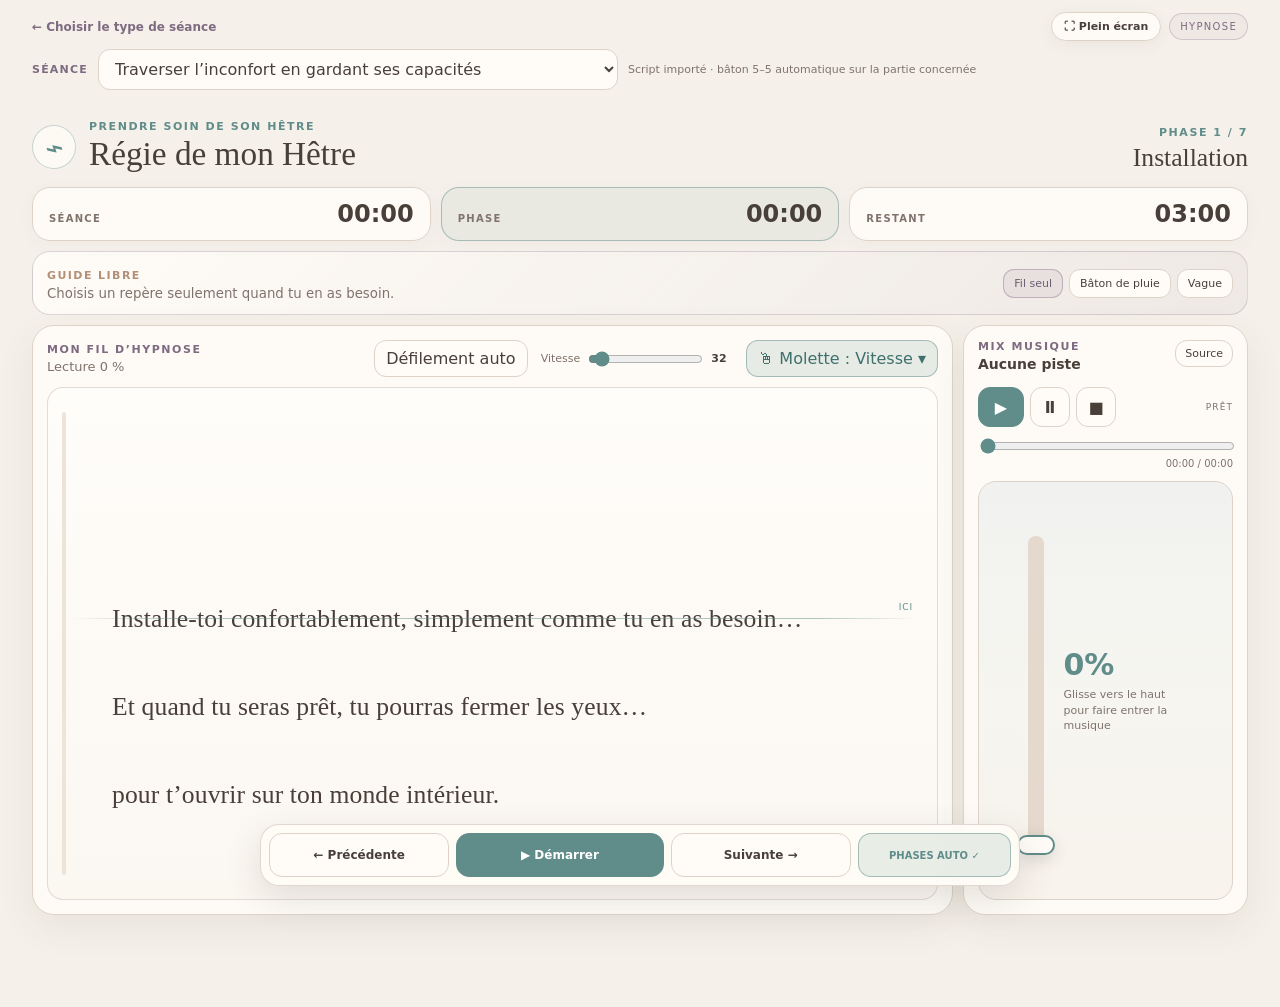
<file: hypnose.html>
<!doctype html>
<html lang="fr">
<head>
  <meta charset="utf-8">
  <meta name="viewport" content="width=device-width,initial-scale=1,viewport-fit=cover">
  <meta name="theme-color" content="#f5f1ea">
  <title>Hypnose — Régie de mon Hêtre</title>
  <link rel="stylesheet" href="styles.css">
  <link rel="stylesheet" href="regie-desktop.css">
  <style>
    .mode-nav{max-width:1540px;margin:12px auto -8px;padding:0 clamp(16px,2.5vw,34px);display:flex;justify-content:space-between;align-items:center}.mode-nav a{color:#7e6a81;text-decoration:none;font-size:12px;font-weight:800}.mode-badge{font-size:10px;letter-spacing:.13em;text-transform:uppercase;color:#7e6a81;border:1px solid rgba(162,143,164,.4);background:rgba(162,143,164,.08);border-radius:999px;padding:7px 10px}.guide-switch{display:flex;gap:6px;flex-wrap:wrap;margin-left:auto}.guide-switch button{border:1px solid var(--line);background:var(--paper);border-radius:11px;padding:7px 10px;font-size:11px}.guide-switch button.active{border-color:rgba(162,143,164,.6);background:rgba(162,143,164,.12);color:#6f5d73}.hypnose-note{color:#7e6a81}.instrument-card.hypnose{border-color:rgba(162,143,164,.35);background:linear-gradient(135deg,rgba(255,252,247,.95),rgba(162,143,164,.08))}.session-picker{max-width:1540px;margin:16px auto 10px;padding:0 clamp(16px,2.5vw,34px);display:flex;align-items:center;gap:10px;flex-wrap:wrap}.session-picker label{font-size:11px;font-weight:800;letter-spacing:.11em;text-transform:uppercase;color:#7e6a81}.session-picker select{min-width:min(520px,72vw);border:1px solid var(--line);background:var(--paper);border-radius:12px;padding:9px 12px}.session-picker small{color:var(--muted);font-size:11px}
  </style>
</head>
<body>
<div class="mode-nav"><a href="index.html">← Choisir le type de séance</a><span class="mode-badge">Hypnose</span></div>
<div class="session-picker"><label for="hypnosisSessionSelect">Séance</label><select id="hypnosisSessionSelect"><option value="gign">Traverser l’inconfort en gardant ses capacités</option><option value="free">Séance libre / modèle</option></select><small id="hypnosisSessionHint">Script importé</small></div>
<div id="app">
  <header class="topbar">
    <div class="brand"><div class="brand-mark" aria-hidden="true">⌁</div><div><div class="eyebrow">Prendre soin de son Hêtre</div><h1>Régie de mon Hêtre</h1></div></div>
    <div class="phase-heading"><div id="phaseCounter" class="eyebrow">PHASE 1 / 7</div><div id="phaseTitle" class="phase-title">Installation</div></div>
  </header>
  <section class="time-deck" aria-label="Temps de séance"><div class="time-card"><span>SÉANCE</span><strong id="sessionTime">00:00</strong></div><div class="time-card accent"><span>PHASE</span><strong id="phaseTime">00:00</strong></div><div class="time-card"><span id="remainingCaption">RESTANT</span><strong id="remainingTime">03:00</strong></div></section>
  <section id="instrumentCard" class="instrument-card hypnose">
    <div class="instrument-title"><span id="instrumentName">GUIDE LIBRE</span><small id="instrumentHint">Choisis un repère seulement quand tu en as besoin.</small></div>
    <div class="guide-switch"><button id="guideNone" class="active" type="button">Fil seul</button><button id="guideRain" type="button">Bâton de pluie</button><button id="guideOcean" type="button">Vague</button></div>
    <div id="rainGuide" class="rain-guide hidden"><div class="rain-wrap"><div id="rainStick" class="rain-stick"><div class="rain-grains"></div></div></div><div class="instrument-readout"><strong id="breathLabel">INSPIRE</strong><span id="breathCountdown">5.0 s</span></div><div class="micro-controls"><button id="inhaleMinus" type="button">−</button><span>Inspire <b id="inhaleValue">5</b>s</span><button id="inhalePlus" type="button">+</button><button id="exhaleMinus" type="button">−</button><span>Expire <b id="exhaleValue">5</b>s</span><button id="exhalePlus" type="button">+</button><button id="rainReverse" type="button">↔ inverser</button></div></div>
    <div id="oceanGuide" class="ocean-guide hidden"><canvas id="waveCanvas" width="900" height="92" aria-label="Guide de vague"></canvas><div class="instrument-readout"><strong id="waveLabel">La vague monte doucement</strong><span><b id="waveSeconds">8</b> s / vague</span></div><div class="micro-controls"><button id="waveMinus" type="button">−</button><span>Durée de la vague</span><button id="wavePlus" type="button">+</button></div></div>
  </section>
  <main class="workspace">
    <section class="reader-panel"><div class="reader-toolbar"><div><div class="eyebrow hypnose-note">MON FIL D’HYPNOSE</div><div id="readStatus" class="read-status">Lecture prête</div></div><div class="scroll-controls"><button id="autoScrollBtn" type="button" class="pill">Défilement auto</button><label class="speed-control">Vitesse <input id="scrollSpeed" type="range" min="1" max="100" value="32"><b id="speedValue">32</b></label></div></div><div class="reader-shell"><div class="reader-progress" aria-hidden="true"><div id="readerProgressFill"></div></div><div class="reading-line" aria-hidden="true"><span>ici</span></div><div id="reader" class="reader" tabindex="0"><article id="scriptText" class="script-text"></article><aside id="actionText" class="action-text"></aside><div class="reader-end">fin de cette phase</div></div></div></section>
    <aside class="mixer-panel"><div class="mixer-head"><div><div class="eyebrow hypnose-note">MIX MUSIQUE</div><strong id="trackName">Aucune piste</strong></div><button id="sourceToggle" type="button" class="text-btn">Source</button></div><div id="sourceDrawer" class="source-drawer hidden"><label>Piste<select id="trackSlot"><option value="0">Piste 1</option><option value="1">Piste 2</option><option value="2">Piste 3</option></select></label><label>Nom <input id="trackTitleInput" type="text" placeholder="Musique d’induction"></label><label>Lien YouTube <input id="youtubeUrlInput" type="url" placeholder="https://youtu.be/..."></label><div class="source-actions"><button id="saveTrackBtn" type="button">Enregistrer & préparer</button><label class="file-btn">Fichier audio<input id="localFile" type="file" accept="audio/*"></label></div><div id="youtubeBox" class="youtube-box"><div id="youtubePlayer"></div></div><div id="sourceStatus" class="source-status">Les pistes d’hypnose sont enregistrées séparément de celles de méditation.</div></div><div class="transport"><button id="musicPlay" class="transport-main" type="button" aria-label="Lecture">▶</button><button id="musicPause" type="button" aria-label="Pause">Ⅱ</button><button id="musicStop" type="button" aria-label="Arrêt">■</button><span id="musicState">PRÊT</span></div><div class="timeline-row"><input id="musicTimeline" type="range" min="0" max="1000" value="0"><span id="musicTime">00:00 / 00:00</span></div><div id="fader" class="fader" role="slider" aria-label="Volume musique" aria-valuemin="0" aria-valuemax="100" aria-valuenow="0" tabindex="0"><div class="fader-track"><div id="faderFill" class="fader-fill"></div><div id="faderKnob" class="fader-knob"></div></div><div class="fader-copy"><strong id="volumeValue">0%</strong><span>Glisse vers le haut<br>pour faire entrer la musique</span></div></div></aside>
  </main>
  <footer class="control-dock"><button id="prevPhase" type="button">← Précédente</button><button id="sessionPlay" type="button" class="session-play">▶ Démarrer</button><button id="nextPhase" type="button">Suivante →</button><button id="autoPhaseBtn" type="button" class="auto-phase">PHASES AUTO ✓</button></footer>
</div>
<audio id="localAudio" preload="metadata"></audio>
<script src="gign-1.js"></script>
<script src="gign-2.js"></script>
<script src="gign-3.js"></script>
<script src="gign-4.js"></script>
<script src="gign-5.js"></script>
<script src="gign-6.js"></script>
<script src="gign-7.js"></script>
<script src="hypnose-v2.js"></script>
<script src="regie-desktop.js"></script>
<script src="regie-wheel.js"></script>
<script src="https://www.youtube.com/iframe_api"></script>
</body>
</html>
</file>
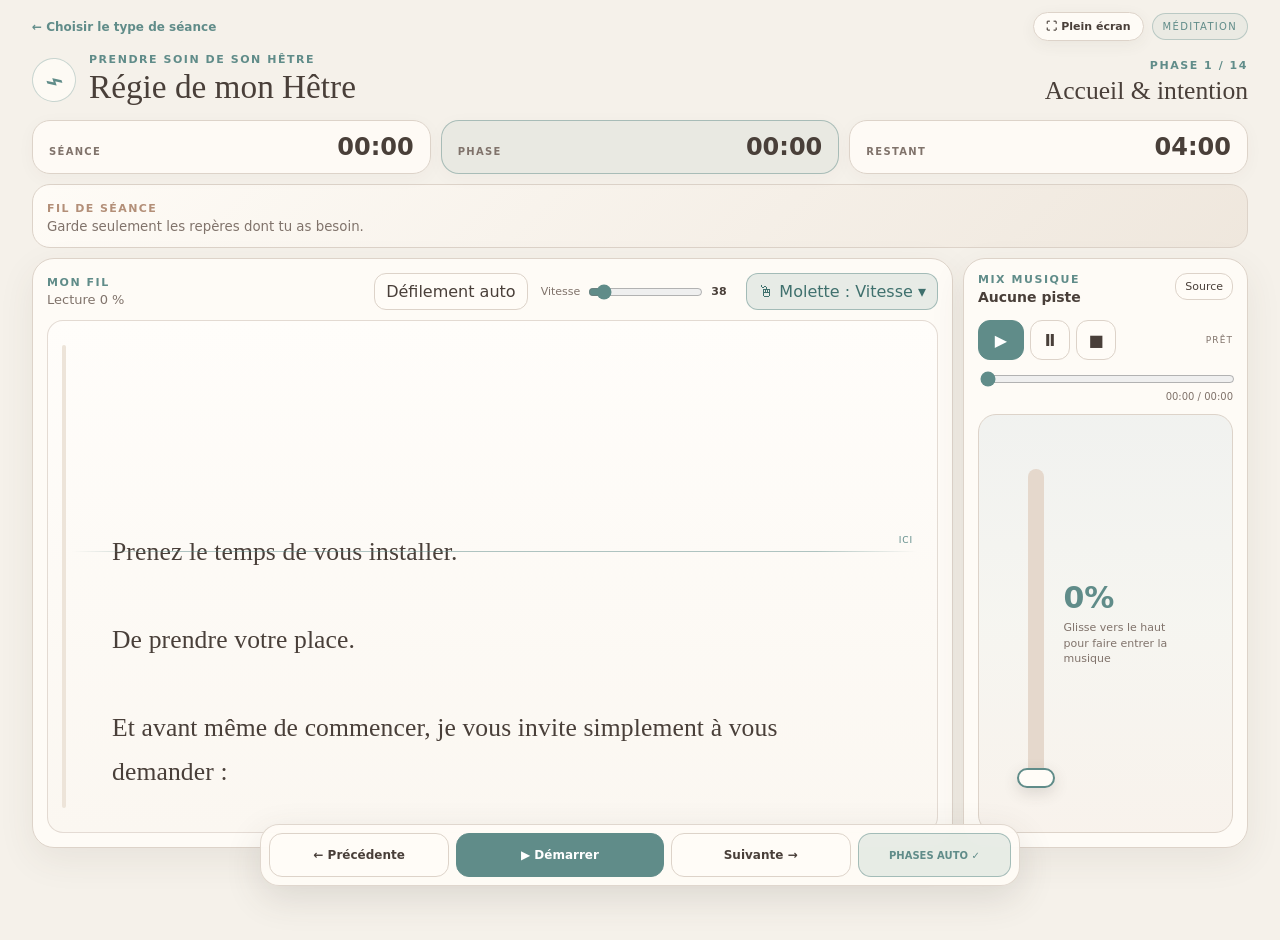
<file: meditation.html>
<!doctype html>
<html lang="fr">
<head>
  <meta charset="utf-8">
  <meta name="viewport" content="width=device-width,initial-scale=1,viewport-fit=cover">
  <meta name="theme-color" content="#f5f1ea">
  <title>Méditation — Régie de mon Hêtre</title>
  <link rel="stylesheet" href="styles.css">
  <link rel="stylesheet" href="regie-desktop.css">
  <style>.mode-nav{max-width:1540px;margin:12px auto -8px;padding:0 clamp(16px,2.5vw,34px);display:flex;justify-content:space-between;align-items:center}.mode-nav a{color:#608c89;text-decoration:none;font-size:12px;font-weight:800}.mode-badge{font-size:10px;letter-spacing:.13em;text-transform:uppercase;color:#608c89;border:1px solid rgba(96,140,137,.35);background:rgba(96,140,137,.07);border-radius:999px;padding:7px 10px}</style>
</head>
<body>
<div class="mode-nav"><a href="index.html">← Choisir le type de séance</a><span class="mode-badge">Méditation</span></div>
<div id="app">
  <header class="topbar">
    <div class="brand"><div class="brand-mark" aria-hidden="true">⌁</div><div><div class="eyebrow">Prendre soin de son Hêtre</div><h1>Régie de mon Hêtre</h1></div></div>
    <div class="phase-heading"><div id="phaseCounter" class="eyebrow">PHASE 1 / 14</div><div id="phaseTitle" class="phase-title">Accueil & intention</div></div>
  </header>
  <section class="time-deck" aria-label="Temps de séance"><div class="time-card"><span>SÉANCE</span><strong id="sessionTime">00:00</strong></div><div class="time-card accent"><span>PHASE</span><strong id="phaseTime">00:00</strong></div><div class="time-card"><span id="remainingCaption">RESTANT</span><strong id="remainingTime">04:00</strong></div></section>
  <section id="instrumentCard" class="instrument-card normal">
    <div class="instrument-title"><span id="instrumentName">FIL DE SÉANCE</span><small id="instrumentHint">Garde seulement les repères dont tu as besoin.</small></div>
    <div id="rainGuide" class="rain-guide hidden"><div class="rain-wrap"><div id="rainStick" class="rain-stick"><div class="rain-grains"></div></div></div><div class="instrument-readout"><strong id="breathLabel">INSPIRE</strong><span id="breathCountdown">5.0 s</span></div><div class="micro-controls"><button id="inhaleMinus" type="button">−</button><span>Inspire <b id="inhaleValue">5</b>s</span><button id="inhalePlus" type="button">+</button><button id="exhaleMinus" type="button">−</button><span>Expire <b id="exhaleValue">5</b>s</span><button id="exhalePlus" type="button">+</button><button id="rainReverse" type="button">↔ inverser</button></div></div>
    <div id="oceanGuide" class="ocean-guide hidden"><canvas id="waveCanvas" width="900" height="92" aria-label="Guide de vague"></canvas><div class="instrument-readout"><strong id="waveLabel">La vague monte doucement</strong><span><b id="waveSeconds">8</b> s / vague</span></div><div class="micro-controls"><button id="waveMinus" type="button">−</button><span>Durée de la vague</span><button id="wavePlus" type="button">+</button></div></div>
  </section>
  <main class="workspace">
    <section class="reader-panel"><div class="reader-toolbar"><div><div class="eyebrow">MON FIL</div><div id="readStatus" class="read-status">Lecture prête</div></div><div class="scroll-controls"><button id="autoScrollBtn" type="button" class="pill">Défilement auto</button><label class="speed-control">Vitesse <input id="scrollSpeed" type="range" min="1" max="100" value="38"><b id="speedValue">38</b></label></div></div><div class="reader-shell"><div class="reader-progress" aria-hidden="true"><div id="readerProgressFill"></div></div><div class="reading-line" aria-hidden="true"><span>ici</span></div><div id="reader" class="reader" tabindex="0"><article id="scriptText" class="script-text"></article><aside id="actionText" class="action-text"></aside><div class="reader-end">fin de cette phase</div></div></div></section>
    <aside class="mixer-panel"><div class="mixer-head"><div><div class="eyebrow">MIX MUSIQUE</div><strong id="trackName">Aucune piste</strong></div><button id="sourceToggle" type="button" class="text-btn">Source</button></div><div id="sourceDrawer" class="source-drawer hidden"><label>Piste<select id="trackSlot"><option value="0">Piste 1</option><option value="1">Piste 2</option><option value="2">Piste 3</option></select></label><label>Nom <input id="trackTitleInput" type="text" placeholder="417 Hz changement"></label><label>Lien YouTube <input id="youtubeUrlInput" type="url" placeholder="https://youtu.be/..."></label><div class="source-actions"><button id="saveTrackBtn" type="button">Enregistrer & préparer</button><label class="file-btn">Fichier audio<input id="localFile" type="file" accept="audio/*"></label></div><div id="youtubeBox" class="youtube-box"><div id="youtubePlayer"></div></div><div id="sourceStatus" class="source-status">Choisis une piste. Elle sera préparée à volume 0.</div></div><div class="transport"><button id="musicPlay" class="transport-main" type="button" aria-label="Lecture">▶</button><button id="musicPause" type="button" aria-label="Pause">Ⅱ</button><button id="musicStop" type="button" aria-label="Arrêt">■</button><span id="musicState">PRÊT</span></div><div class="timeline-row"><input id="musicTimeline" type="range" min="0" max="1000" value="0"><span id="musicTime">00:00 / 00:00</span></div><div id="fader" class="fader" role="slider" aria-label="Volume musique" aria-valuemin="0" aria-valuemax="100" aria-valuenow="0" tabindex="0"><div class="fader-track"><div id="faderFill" class="fader-fill"></div><div id="faderKnob" class="fader-knob"></div></div><div class="fader-copy"><strong id="volumeValue">0%</strong><span>Glisse vers le haut<br>pour faire entrer la musique</span></div></div></aside>
  </main>
  <footer class="control-dock"><button id="prevPhase" type="button">← Précédente</button><button id="sessionPlay" type="button" class="session-play">▶ Démarrer</button><button id="nextPhase" type="button">Suivante →</button><button id="autoPhaseBtn" type="button" class="auto-phase">PHASES AUTO ✓</button></footer>
</div>
<audio id="localAudio" preload="metadata"></audio>
<script src="app.js"></script>
<script src="regie-desktop.js"></script>
<script src="regie-wheel.js"></script>
<script src="https://www.youtube.com/iframe_api"></script>
</body>
</html>
</file>
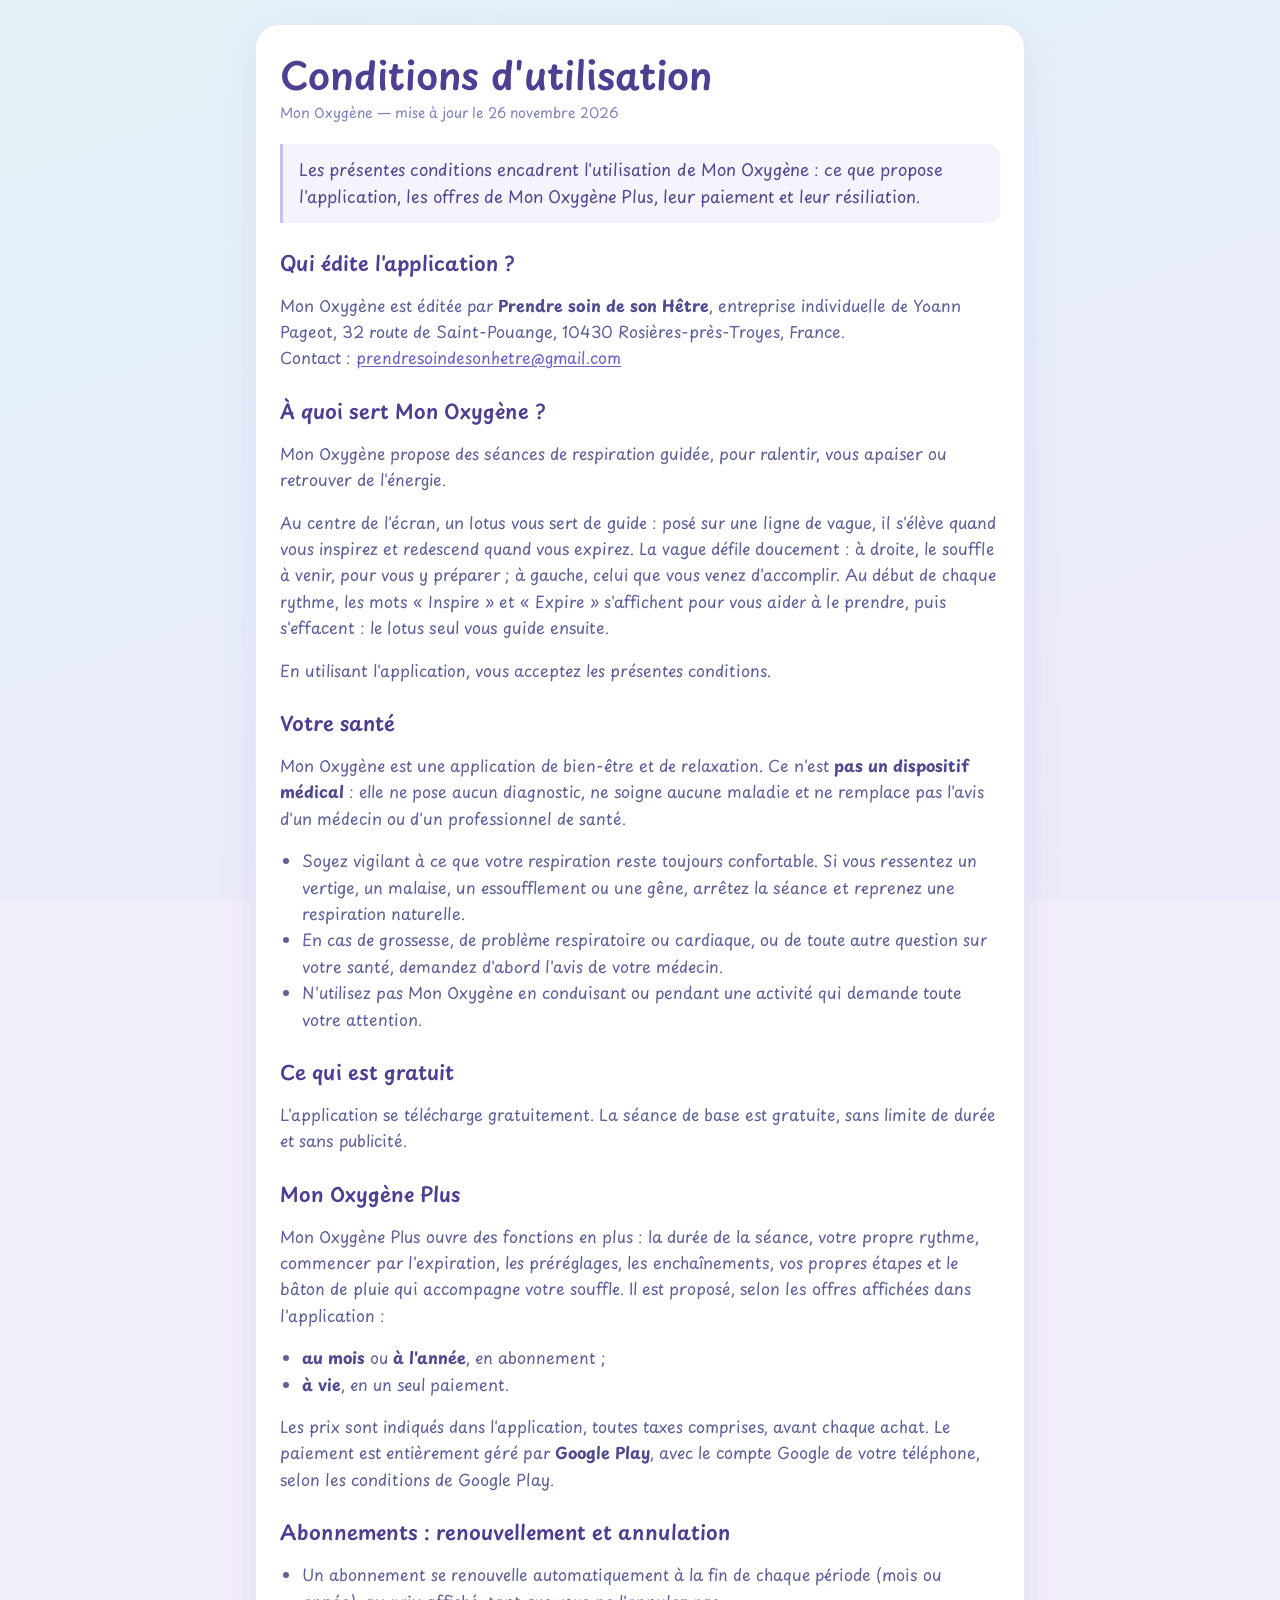
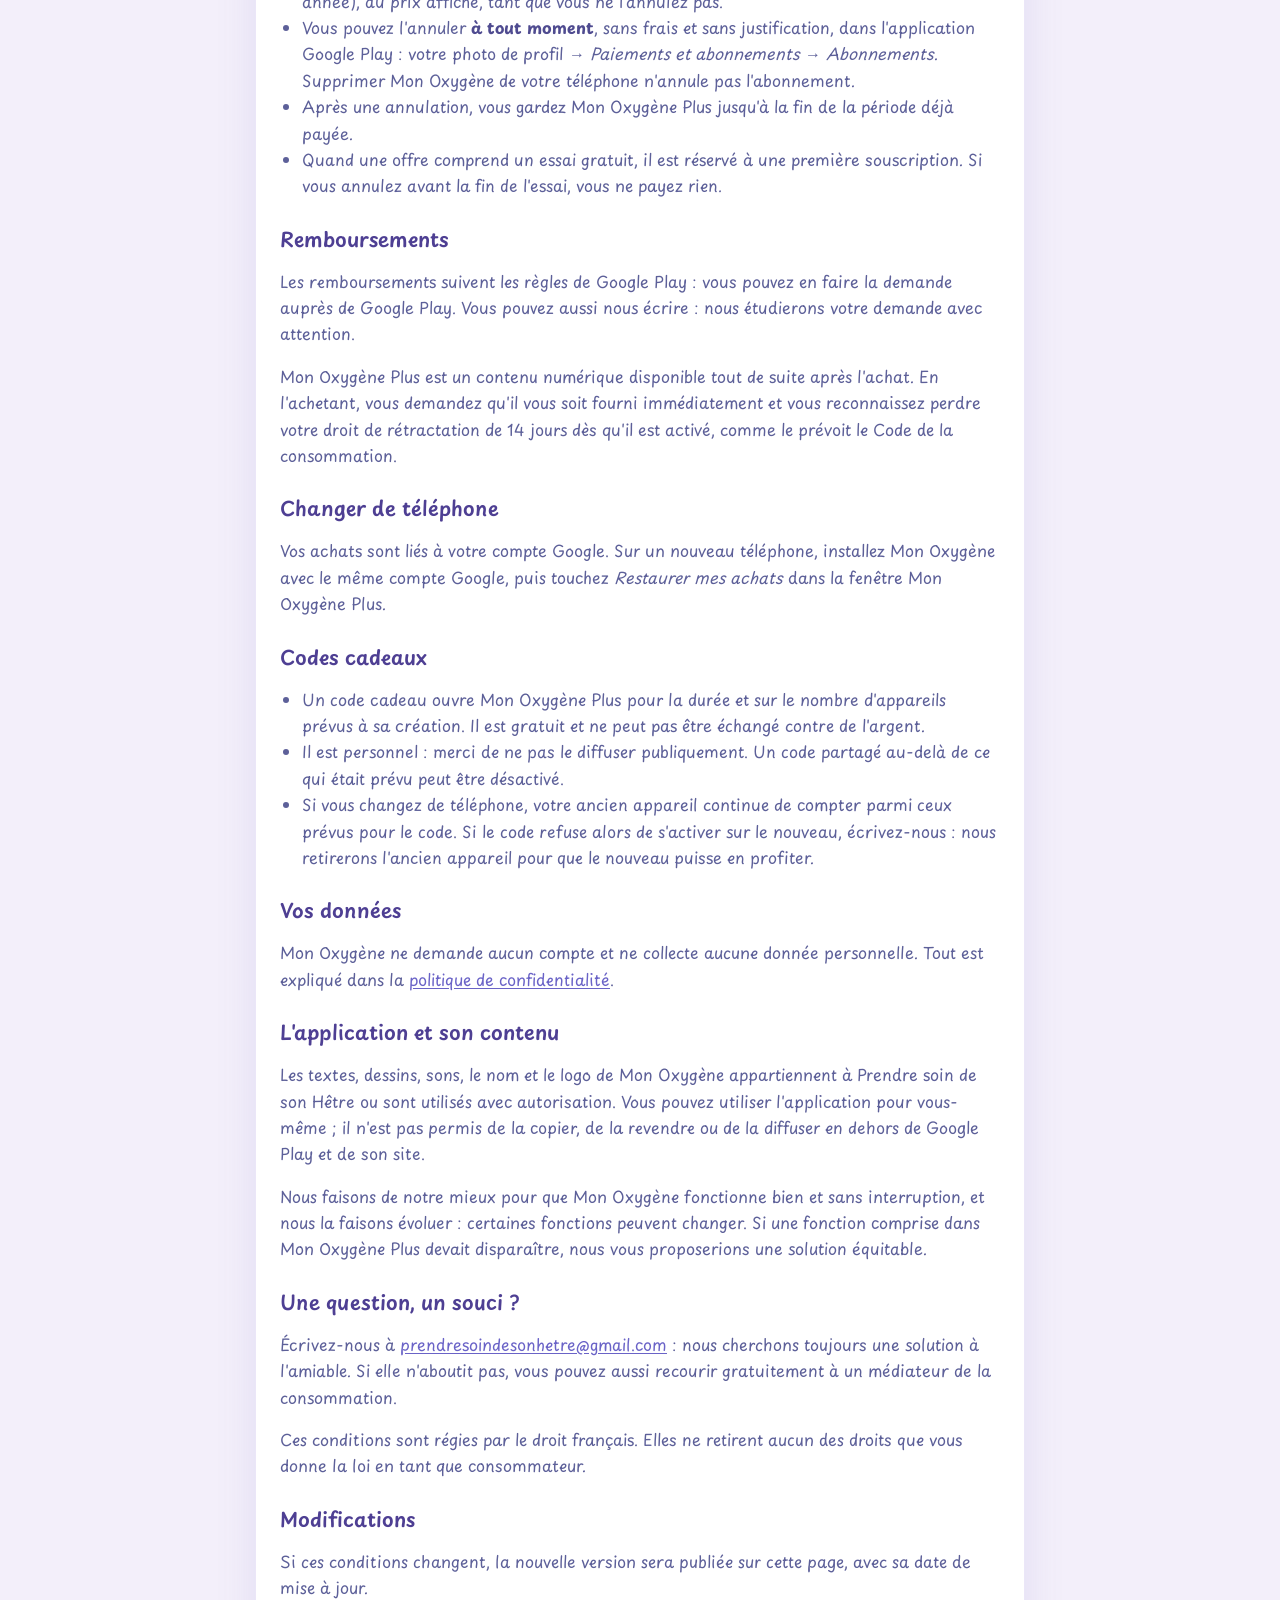
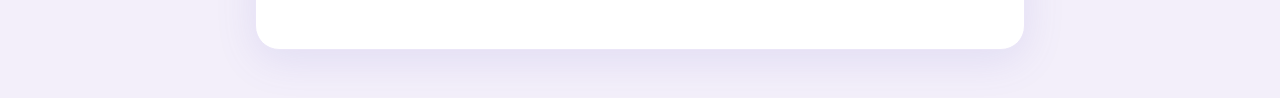
<file: pwa/www/conditions.html>
<!doctype html>
<html lang="fr">
<head>
  <meta charset="utf-8">
  <meta name="viewport" content="width=device-width, initial-scale=1">
  <meta name="theme-color" content="#f3effa">
  <title>Mon Oxygène — Conditions d'utilisation</title>
  <style>
    @font-face{font-family:Ecriture;src:url(./assets/ecriture.woff2) format('woff2');font-display:swap}
    /* Aux couleurs de l'appli (turquoise, bleu, lavande, blanc), toujours claire, même si le téléphone est en mode sombre */
    :root{color-scheme:light;--encre:#4f4b90;--texte:#5d6099;--titre:#4e3f93;--accent:#6a63c7;--trait:#c9bff0}
    html{background:linear-gradient(160deg,#e3f3f8,#efeafb) fixed;background-color:#f3effa}
    body{margin:0;padding:24px 16px 48px;color:var(--texte);font:16px/1.65 Ecriture,-apple-system,BlinkMacSystemFont,"Segoe UI",Roboto,sans-serif}
    main{max-width:720px;margin:0 auto;background:#fff;border-radius:24px;padding:28px 24px 32px;border:1px solid #ebe6f8;box-shadow:0 10px 40px rgba(110,100,200,.13)}
    h1{margin:0 0 4px;font:600 clamp(28px,6vw,38px)/1.15 Ecriture,sans-serif;color:var(--titre)}
    h2{margin:28px 0 6px;font:600 20px/1.25 Ecriture,sans-serif;color:var(--titre)}
    strong{color:var(--encre)}
    .date{margin:0 0 20px;color:#7f84b8;font-size:14px}
    .bref{margin:0;padding:12px 16px;border-left:3px solid var(--trait);border-radius:0 12px 12px 0;background:#f6f3fd;color:var(--encre);font-size:1.04em}
    a{color:var(--accent);text-underline-offset:.15em}
    ul{padding-left:22px}
  </style>
</head>
<body>
<main>
  <h1>Conditions d'utilisation</h1>
  <p class="date">Mon Oxygène — mise à jour le 26 novembre 2026</p>

  <p class="bref">Les présentes conditions encadrent l'utilisation de Mon Oxygène : ce que propose l'application, les offres de Mon Oxygène Plus, leur paiement et leur résiliation.</p>

  <h2>Qui édite l'application ?</h2>
  <p>Mon Oxygène est éditée par <strong>Prendre soin de son Hêtre</strong>, entreprise individuelle de Yoann Pageot, 32 route de Saint-Pouange, 10430 Rosières-près-Troyes, France.<br>
  Contact : <a href="mailto:prendresoindesonhetre@gmail.com">prendresoindesonhetre@gmail.com</a></p>

  <h2>À quoi sert Mon Oxygène ?</h2>
  <p>Mon Oxygène propose des séances de respiration guidée, pour ralentir, vous apaiser ou retrouver de l'énergie.</p>
  <p>Au centre de l'écran, un lotus vous sert de guide : posé sur une ligne de vague, il s'élève quand vous inspirez et redescend quand vous expirez. La vague défile doucement : à droite, le souffle à venir, pour vous y préparer ; à gauche, celui que vous venez d'accomplir. Au début de chaque rythme, les mots « Inspire » et « Expire » s'affichent pour vous aider à le prendre, puis s'effacent : le lotus seul vous guide ensuite.</p>
  <p>En utilisant l'application, vous acceptez les présentes conditions.</p>

  <h2>Votre santé</h2>
  <p>Mon Oxygène est une application de bien-être et de relaxation. Ce n'est <strong>pas un dispositif médical</strong> : elle ne pose aucun diagnostic, ne soigne aucune maladie et ne remplace pas l'avis d'un médecin ou d'un professionnel de santé.</p>
  <ul>
    <li>Soyez vigilant à ce que votre respiration reste toujours confortable. Si vous ressentez un vertige, un malaise, un essoufflement ou une gêne, arrêtez la séance et reprenez une respiration naturelle.</li>
    <li>En cas de grossesse, de problème respiratoire ou cardiaque, ou de toute autre question sur votre santé, demandez d'abord l'avis de votre médecin.</li>
    <li>N'utilisez pas Mon Oxygène en conduisant ou pendant une activité qui demande toute votre attention.</li>
  </ul>

  <h2>Ce qui est gratuit</h2>
  <p>L'application se télécharge gratuitement. La séance de base est gratuite, sans limite de durée et sans publicité.</p>

  <h2>Mon Oxygène Plus</h2>
  <p>Mon Oxygène Plus ouvre des fonctions en plus : la durée de la séance, votre propre rythme, commencer par l'expiration, les préréglages, les enchaînements, vos propres étapes et le bâton de pluie qui accompagne votre souffle. Il est proposé, selon les offres affichées dans l'application :</p>
  <ul>
    <li><strong>au mois</strong> ou <strong>à l'année</strong>, en abonnement ;</li>
    <li><strong>à vie</strong>, en un seul paiement.</li>
  </ul>
  <p>Les prix sont indiqués dans l'application, toutes taxes comprises, avant chaque achat. Le paiement est entièrement géré par <strong>Google Play</strong>, avec le compte Google de votre téléphone, selon les conditions de Google Play.</p>

  <h2>Abonnements : renouvellement et annulation</h2>
  <ul>
    <li>Un abonnement se renouvelle automatiquement à la fin de chaque période (mois ou année), au prix affiché, tant que vous ne l'annulez pas.</li>
    <li>Vous pouvez l'annuler <strong>à tout moment</strong>, sans frais et sans justification, dans l'application Google Play : votre photo de profil → <em>Paiements et abonnements</em> → <em>Abonnements</em>. Supprimer Mon Oxygène de votre téléphone n'annule pas l'abonnement.</li>
    <li>Après une annulation, vous gardez Mon Oxygène Plus jusqu'à la fin de la période déjà payée.</li>
    <li>Quand une offre comprend un essai gratuit, il est réservé à une première souscription. Si vous annulez avant la fin de l'essai, vous ne payez rien.</li>
  </ul>

  <h2>Remboursements</h2>
  <p>Les remboursements suivent les règles de Google Play : vous pouvez en faire la demande auprès de Google Play. Vous pouvez aussi nous écrire : nous étudierons votre demande avec attention.</p>
  <p>Mon Oxygène Plus est un contenu numérique disponible tout de suite après l'achat. En l'achetant, vous demandez qu'il vous soit fourni immédiatement et vous reconnaissez perdre votre droit de rétractation de 14 jours dès qu'il est activé, comme le prévoit le Code de la consommation.</p>

  <h2>Changer de téléphone</h2>
  <p>Vos achats sont liés à votre compte Google. Sur un nouveau téléphone, installez Mon Oxygène avec le même compte Google, puis touchez <em>Restaurer mes achats</em> dans la fenêtre Mon Oxygène Plus.</p>

  <h2>Codes cadeaux</h2>
  <ul>
    <li>Un code cadeau ouvre Mon Oxygène Plus pour la durée et sur le nombre d'appareils prévus à sa création. Il est gratuit et ne peut pas être échangé contre de l'argent.</li>
    <li>Il est personnel : merci de ne pas le diffuser publiquement. Un code partagé au-delà de ce qui était prévu peut être désactivé.</li>
    <li>Si vous changez de téléphone, votre ancien appareil continue de compter parmi ceux prévus pour le code. Si le code refuse alors de s'activer sur le nouveau, écrivez-nous : nous retirerons l'ancien appareil pour que le nouveau puisse en profiter.</li>
  </ul>

  <h2>Vos données</h2>
  <p>Mon Oxygène ne demande aucun compte et ne collecte aucune donnée personnelle. Tout est expliqué dans la <a href="confidentialite.html">politique de confidentialité</a>.</p>

  <h2>L'application et son contenu</h2>
  <p>Les textes, dessins, sons, le nom et le logo de Mon Oxygène appartiennent à Prendre soin de son Hêtre ou sont utilisés avec autorisation. Vous pouvez utiliser l'application pour vous-même ; il n'est pas permis de la copier, de la revendre ou de la diffuser en dehors de Google Play et de son site.</p>
  <p>Nous faisons de notre mieux pour que Mon Oxygène fonctionne bien et sans interruption, et nous la faisons évoluer : certaines fonctions peuvent changer. Si une fonction comprise dans Mon Oxygène Plus devait disparaître, nous vous proposerions une solution équitable.</p>

  <h2>Une question, un souci ?</h2>
  <p>Écrivez-nous à <a href="mailto:prendresoindesonhetre@gmail.com">prendresoindesonhetre@gmail.com</a> : nous cherchons toujours une solution à l'amiable. Si elle n'aboutit pas, vous pouvez aussi recourir gratuitement à un médiateur de la consommation.</p>
  <p>Ces conditions sont régies par le droit français. Elles ne retirent aucun des droits que vous donne la loi en tant que consommateur.</p>

  <h2>Modifications</h2>
  <p>Si ces conditions changent, la nouvelle version sera publiée sur cette page, avec sa date de mise à jour.</p>
</main>
</body>
</html>
</file>
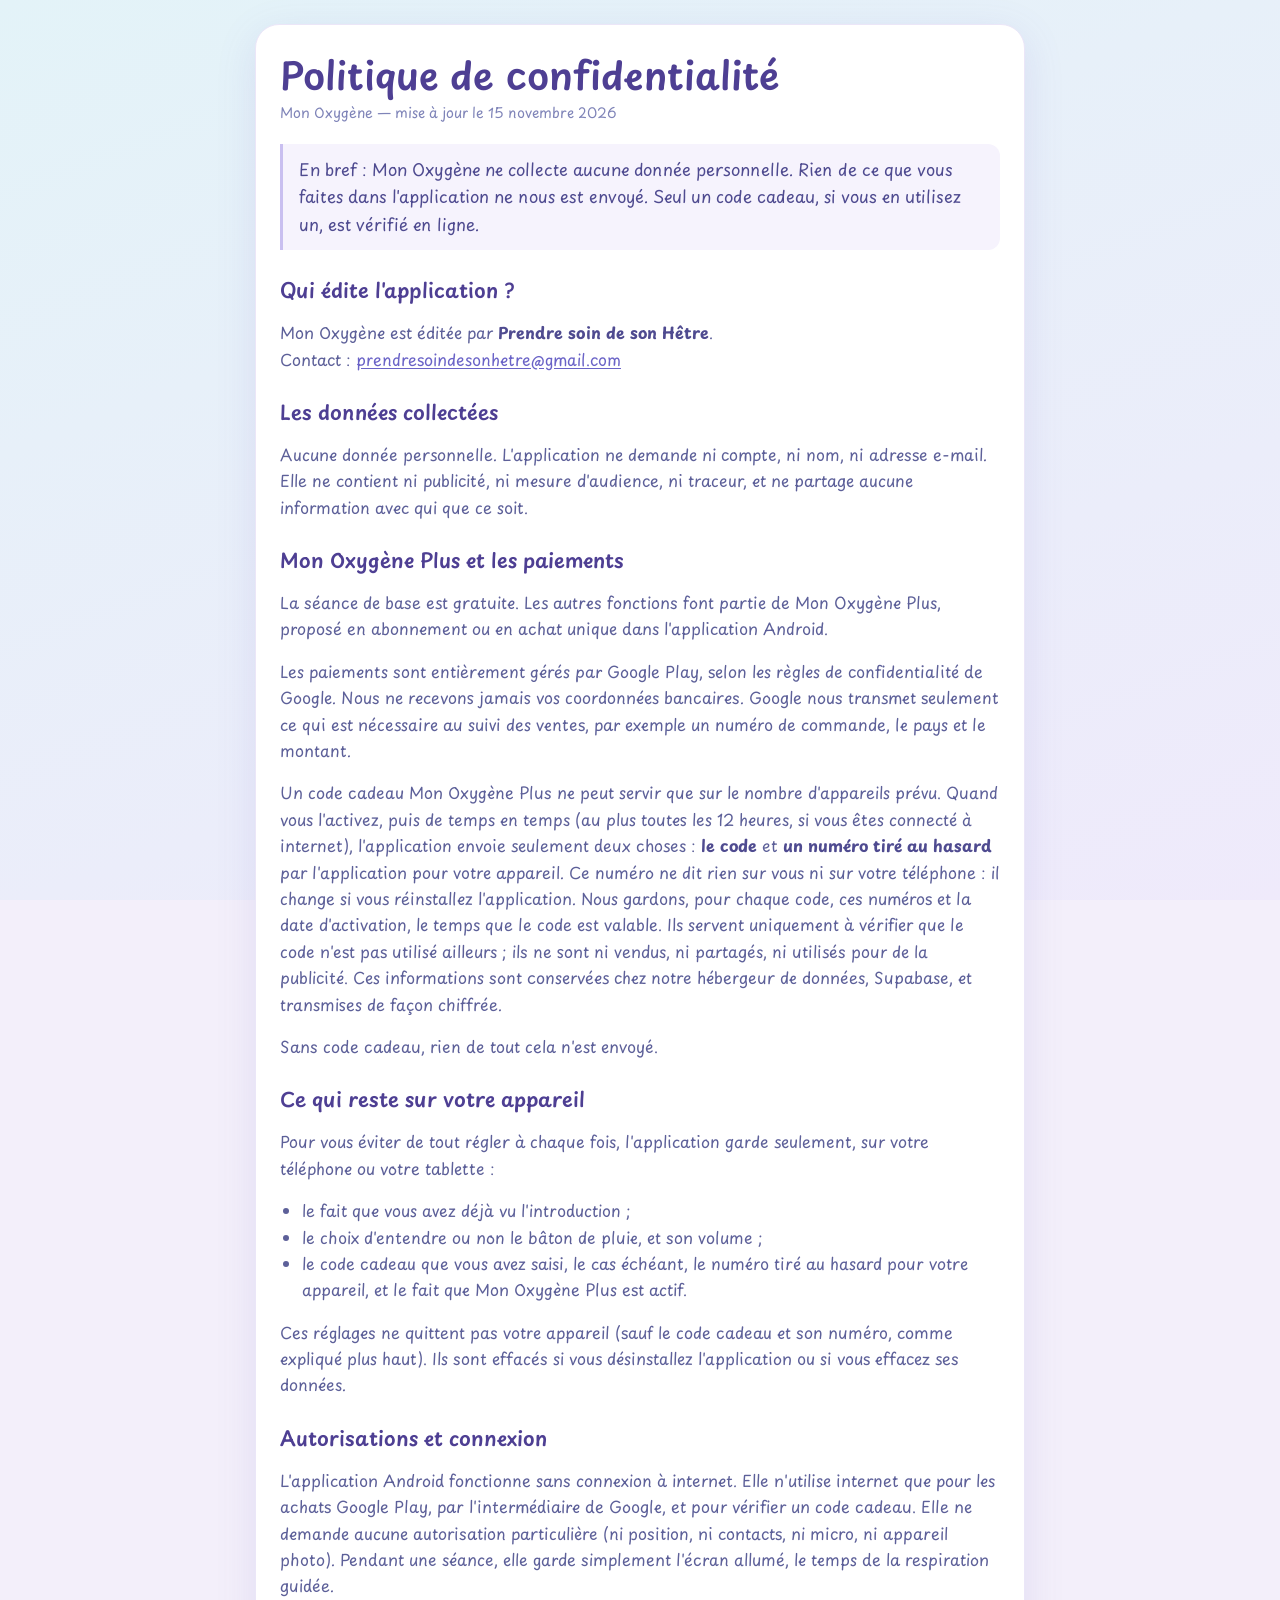
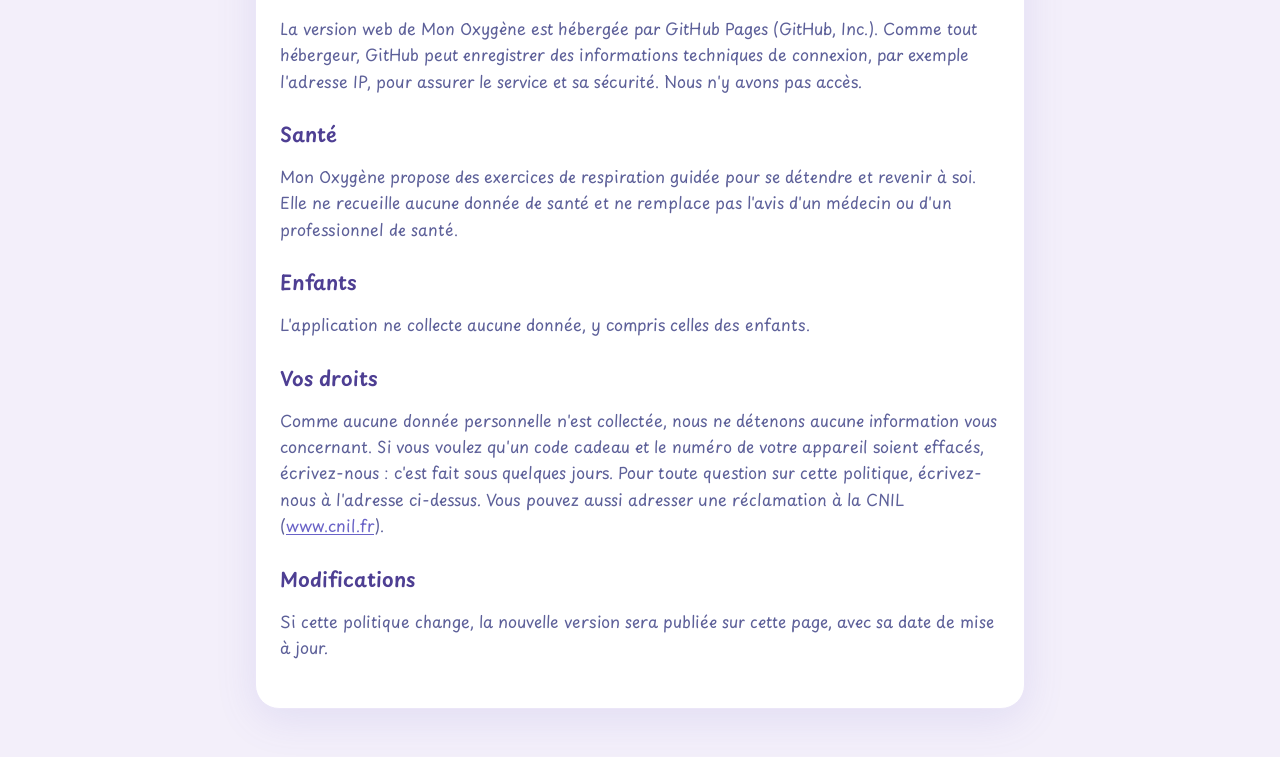
<file: pwa/www/confidentialite.html>
<!doctype html>
<html lang="fr">
<head>
  <meta charset="utf-8">
  <meta name="viewport" content="width=device-width, initial-scale=1">
  <meta name="theme-color" content="#f3effa">
  <title>Mon Oxygène — Politique de confidentialité</title>
  <style>
    @font-face{font-family:Ecriture;src:url(./assets/ecriture.woff2) format('woff2');font-display:swap}
    /* Aux couleurs de l'appli (turquoise, bleu, lavande, blanc), toujours claire, même si le téléphone est en mode sombre */
    :root{color-scheme:light;--encre:#4f4b90;--texte:#5d6099;--titre:#4e3f93;--accent:#6a63c7;--trait:#c9bff0}
    html{background:linear-gradient(160deg,#e3f3f8,#efeafb) fixed;background-color:#f3effa}
    body{margin:0;padding:24px 16px 48px;color:var(--texte);font:16px/1.65 Ecriture,-apple-system,BlinkMacSystemFont,"Segoe UI",Roboto,sans-serif}
    main{max-width:720px;margin:0 auto;background:#fff;border-radius:24px;padding:28px 24px 32px;border:1px solid #ebe6f8;box-shadow:0 10px 40px rgba(110,100,200,.13)}
    h1{margin:0 0 4px;font:600 clamp(28px,6vw,38px)/1.15 Ecriture,sans-serif;color:var(--titre)}
    h2{margin:28px 0 6px;font:600 20px/1.25 Ecriture,sans-serif;color:var(--titre)}
    strong{color:var(--encre)}
    .date{margin:0 0 20px;color:#7f84b8;font-size:14px}
    .bref{margin:0;padding:12px 16px;border-left:3px solid var(--trait);border-radius:0 12px 12px 0;background:#f6f3fd;color:var(--encre);font-size:1.04em}
    a{color:var(--accent);text-underline-offset:.15em}
    ul{padding-left:22px}
  </style>
</head>
<body>
<main>
  <h1>Politique de confidentialité</h1>
  <p class="date">Mon Oxygène — mise à jour le 15 novembre 2026</p>

  <p class="bref">En bref : Mon Oxygène ne collecte aucune donnée personnelle. Rien de ce que vous faites dans l'application ne nous est envoyé. Seul un code cadeau, si vous en utilisez un, est vérifié en ligne.</p>

  <h2>Qui édite l'application ?</h2>
  <p>Mon Oxygène est éditée par <strong>Prendre soin de son Hêtre</strong>.<br>
  Contact : <a href="mailto:prendresoindesonhetre@gmail.com">prendresoindesonhetre@gmail.com</a></p>

  <h2>Les données collectées</h2>
  <p>Aucune donnée personnelle. L'application ne demande ni compte, ni nom, ni adresse e-mail. Elle ne contient ni publicité, ni mesure d'audience, ni traceur, et ne partage aucune information avec qui que ce soit.</p>

  <h2>Mon Oxygène Plus et les paiements</h2>
  <p>La séance de base est gratuite. Les autres fonctions font partie de Mon Oxygène Plus, proposé en abonnement ou en achat unique dans l'application Android.</p>
  <p>Les paiements sont entièrement gérés par Google Play, selon les règles de confidentialité de Google. Nous ne recevons jamais vos coordonnées bancaires. Google nous transmet seulement ce qui est nécessaire au suivi des ventes, par exemple un numéro de commande, le pays et le montant.</p>
  <p>Un code cadeau Mon Oxygène Plus ne peut servir que sur le nombre d'appareils prévu. Quand vous l'activez, puis de temps en temps (au plus toutes les 12 heures, si vous êtes connecté à internet), l'application envoie seulement deux choses : <strong>le code</strong> et <strong>un numéro tiré au hasard</strong> par l'application pour votre appareil. Ce numéro ne dit rien sur vous ni sur votre téléphone : il change si vous réinstallez l'application. Nous gardons, pour chaque code, ces numéros et la date d'activation, le temps que le code est valable. Ils servent uniquement à vérifier que le code n'est pas utilisé ailleurs ; ils ne sont ni vendus, ni partagés, ni utilisés pour de la publicité. Ces informations sont conservées chez notre hébergeur de données, Supabase, et transmises de façon chiffrée.</p>
  <p>Sans code cadeau, rien de tout cela n'est envoyé.</p>

  <h2>Ce qui reste sur votre appareil</h2>
  <p>Pour vous éviter de tout régler à chaque fois, l'application garde seulement, sur votre téléphone ou votre tablette :</p>
  <ul>
    <li>le fait que vous avez déjà vu l'introduction ;</li>
    <li>le choix d'entendre ou non le bâton de pluie, et son volume ;</li>
    <li>le code cadeau que vous avez saisi, le cas échéant, le numéro tiré au hasard pour votre appareil, et le fait que Mon Oxygène Plus est actif.</li>
  </ul>
  <p>Ces réglages ne quittent pas votre appareil (sauf le code cadeau et son numéro, comme expliqué plus haut). Ils sont effacés si vous désinstallez l'application ou si vous effacez ses données.</p>

  <h2>Autorisations et connexion</h2>
  <p>L'application Android fonctionne sans connexion à internet. Elle n'utilise internet que pour les achats Google Play, par l'intermédiaire de Google, et pour vérifier un code cadeau. Elle ne demande aucune autorisation particulière (ni position, ni contacts, ni micro, ni appareil photo). Pendant une séance, elle garde simplement l'écran allumé, le temps de la respiration guidée.</p>
  <p>La version web de Mon Oxygène est hébergée par GitHub Pages (GitHub, Inc.). Comme tout hébergeur, GitHub peut enregistrer des informations techniques de connexion, par exemple l'adresse IP, pour assurer le service et sa sécurité. Nous n'y avons pas accès.</p>

  <h2>Santé</h2>
  <p>Mon Oxygène propose des exercices de respiration guidée pour se détendre et revenir à soi. Elle ne recueille aucune donnée de santé et ne remplace pas l'avis d'un médecin ou d'un professionnel de santé.</p>

  <h2>Enfants</h2>
  <p>L'application ne collecte aucune donnée, y compris celles des enfants.</p>

  <h2>Vos droits</h2>
  <p>Comme aucune donnée personnelle n'est collectée, nous ne détenons aucune information vous concernant. Si vous voulez qu'un code cadeau et le numéro de votre appareil soient effacés, écrivez-nous : c'est fait sous quelques jours. Pour toute question sur cette politique, écrivez-nous à l'adresse ci-dessus. Vous pouvez aussi adresser une réclamation à la CNIL (<a href="https://www.cnil.fr">www.cnil.fr</a>).</p>

  <h2>Modifications</h2>
  <p>Si cette politique change, la nouvelle version sera publiée sur cette page, avec sa date de mise à jour.</p>
</main>
</body>
</html>
</file>
<file: pwa/www/style.css>
/* Mon Oxygène — feuille de style unique.
   Paysage uniquement : le Hêtre à gauche, le cadre blanc à droite.
   Les tailles du cadre sont en « em » : app.js réduit sa taille de texte juste assez pour que tout tienne à l'écran. */

:root {
  --encre: #3f5c6c;
  --encre-titre: #36586b;
  --encre-forte: #3f6173;
  --encre-texte: #536d7c;
  --encre-douce: #667f8d;
  --sarcelle: #49cfd8;
  --violet: #967fd9;
  --degrade: linear-gradient(90deg, #62bbca, #827ed9);
  --degrade-nav: linear-gradient(90deg, #46b4c2, #7195d2);
  --degrade-commencer: linear-gradient(90deg, #42b6c2, #6e98d2, #9580d8);
  --verre: rgba(251, 250, 247, .86);
  --bord: rgba(73, 124, 145, .18);
  --ombre: 0 22px 70px rgba(27, 66, 83, .18);
  --ombre-douce: 0 1px 0 rgba(255, 255, 255, .95), 0 3px 10px rgba(64, 90, 107, .08);
  --marge-h: max(10px, env(safe-area-inset-top));
  --marge-b: max(10px, env(safe-area-inset-bottom));
  --marge-g: max(14px, env(safe-area-inset-left));
  --marge-d: max(14px, env(safe-area-inset-right));
  --serif: Georgia, "Times New Roman", "Noto Serif", serif;
  --sans: -apple-system, BlinkMacSystemFont, "Segoe UI", Roboto, Helvetica, Arial, sans-serif;
}

* { box-sizing: border-box; -webkit-tap-highlight-color: transparent; }
html, body {
  margin: 0; width: 100%; height: 100%; overflow: hidden;
  background: #dcebf0; color: var(--encre); font-family: var(--sans);
  -webkit-text-size-adjust: 100%; text-size-adjust: 100%;
}
button, input { font: inherit; color: inherit; }
button { border: 0; background: none; padding: 0; cursor: pointer; }
button:disabled { cursor: default; opacity: .35; }
#app { position: fixed; inset: 0; }

.ecran { position: absolute; inset: 0; overflow: hidden; background-size: cover; background-position: center; }
.fond-arbre { background-image: url('./assets/settings_bg.webp'); background-color: #dce8f3; background-position: left center; }
.fond-courbe { background-image: linear-gradient(rgba(20, 46, 65, .06), rgba(20, 46, 65, .06)), url('./assets/curve_bg.jpg'); }

/* Une seule bulle ronde avec le lotus, en bas à gauche sur l'arbre : elle rouvre l'introduction. */
/* « Mon Oxygène » et le lotus restent près du bord gauche même si le téléphone réserve une bande pour sa caméra :
   ils ne s’en écartent que si la caméra les touche vraiment (eviterCamera dans app.js, 26 nov. 2026) */
.relire {
  position: absolute; z-index: 3;
  bottom: calc(var(--marge-b) + clamp(6px, 2.6vh, 26px)); left: calc(14px + clamp(10px, 2.2vw, 40px));
  font-size: clamp(11px, 1.5vmin + 5px, 16px);
  display: flex; align-items: center; justify-content: center; width: 3.4em; height: 3.4em; padding: 0; border-radius: 50%;
  background: rgba(255, 255, 255, .72); border: 1px solid rgba(255, 255, 255, .8);
  -webkit-backdrop-filter: blur(8px); backdrop-filter: blur(8px); box-shadow: 0 4px 14px rgba(27, 66, 83, .14);
}
.relire img { width: 2.5em; height: 2.5em; object-fit: contain; pointer-events: none; }
.marque {
  position: absolute; z-index: 3;
  top: calc(var(--marge-h) + clamp(6px, 2.6vh, 26px)); left: calc(14px + clamp(10px, 2.2vw, 40px));
  font-family: var(--serif); font-style: italic; letter-spacing: .01em;
  font-size: clamp(20px, 4.4vmin, 40px); color: #fff; text-shadow: 0 2px 16px rgba(15, 45, 61, .35);
}

/* ---------- Le cadre blanc ---------- */

.panneau {
  position: absolute; top: var(--marge-h); bottom: var(--marge-b); right: var(--marge-d);
  width: var(--largeur-cadre, min(calc(100% - var(--marge-g) - var(--marge-d) - 20vw), clamp(380px, 30vw + 220px, 880px)));
  display: flex; flex-direction: column; overflow: hidden;
  font-size: clamp(12px, calc(1.1vh + .85vw + 2px), 23px);
  padding: 1.35em 1.6em 1.4em;
  border-radius: 1.8em;
  background: var(--verre);
  -webkit-backdrop-filter: blur(12px); backdrop-filter: blur(12px);
  border: 1px solid rgba(255, 255, 255, .74);
  box-shadow: var(--ombre);
}

.surtitre {
  margin-bottom: 1em;
  font-size: .78em; font-weight: 700; letter-spacing: .16em; text-transform: uppercase; color: #5b9eae;
}
.grand-titre {
  margin: 0 0 .4em;
  font-family: var(--serif); font-style: italic; font-weight: 400;
  font-size: 2.3em; line-height: 1.08; color: var(--encre-titre);
}

.bouton-principal, .bouton-secondaire {
  height: 2.9em; padding: 0 1.4em; border-radius: 1.45em; font-weight: 700; white-space: nowrap;
}
.bouton-principal { color: #fff; background: var(--degrade-nav); box-shadow: 0 12px 28px rgba(67, 139, 175, .24); }
.bouton-secondaire { color: #456579; background: rgba(255, 255, 255, .62); border: 1px solid rgba(87, 139, 164, .2); }

/* ---------- Accueil (version web) ---------- */

/* Comme partout : le titre reste en haut du cadre, jamais au milieu. */
.panneau-accueil > :first-child { margin-top: .2em; }
.accueil-texte { margin: 0 0 1.3em; font-size: 1.1em; line-height: 1.55; color: var(--encre-texte); }
.accueil-boutons { display: flex; flex-wrap: wrap; gap: .7em; }
.accueil-conseil {
  margin: 1.3em 0 0; padding: .8em 1em; border-radius: 1em;
  background: rgba(255, 255, 255, .56); border: 1px solid rgba(86, 157, 179, .16);
  font-size: .82em; line-height: 1.5; color: #617a88;
}

/* ---------- Introduction ---------- */

/* Comme une page de livre : le titre en haut, le texte juste en dessous, l'espace libre à la fin.
   Choix de Yoann, 26 nov. 2026. */
.intro-texte { flex: 1 0 auto; display: flex; flex-direction: column; margin: .2em 0 0; }
/* le petit espace qui reste se partage à parts égales au-dessus et en dessous du texte */
.intro-texte .intro-corps { margin: auto 0; }
/* Pas de mot tout seul en fin de paragraphe */
.intro-corps p, .carte p, .carte h3 { text-wrap: pretty; }
.panneau-intro .fermer ~ .intro-texte { padding-right: 2.2em; }
/* très petit écran : le texte de la page défile, les boutons du bas restent visibles */
.panneau-intro.defile .intro-texte { flex: 1 1 0; min-height: 0; overflow-y: auto; overscroll-behavior: contain; padding-bottom: 1.2em;
  -webkit-mask-image: linear-gradient(to bottom, #000 calc(100% - 2.2em), transparent); mask-image: linear-gradient(to bottom, #000 calc(100% - 2.2em), transparent); }
.panneau-intro .grand-titre { margin-bottom: 1.05em; }
.intro-corps { line-height: 1.72; color: var(--encre-texte); }
.intro-corps p { margin: 0 0 var(--ecart-p, .85em); }
.intro-corps strong { color: #3c6174; }
@media (max-height: 460px) {
  .surtitre { margin-bottom: .55em; }
  .panneau-intro .grand-titre { margin-bottom: .9em; }
  .intro-corps { line-height: 1.45; }
  .intro-corps p { margin-bottom: var(--ecart-p, .5em); }
}
/* Le texte des cartes a la même taille que celui des paragraphes (même taille sur toutes les pages) */
.panneau-intro .carte p { font-size: .94em; line-height: 1.38; }
.panneau-intro .trois-cartes p { font-size: .92em; }
/* Le texte s'arrête avant les boutons avec le même écart que sous le titre (titre 1,75 em ; écart 1,05 ou 0,9 fois le titre) */
.panneau-intro .intro-nav { padding-top: 1.84em; }
@media (max-height: 460px) { .panneau-intro .intro-nav { padding-top: 1.575em; } }
/* Un rythme (« 4 s / 6 s ») ne se coupe jamais au milieu ; s'il manque de place, la coupure se fait sur « ou » */
.trois-cartes b span { white-space: nowrap; }
.trois-cartes b, .trois-cartes h3 { text-wrap: balance; }
.citation {
  margin-top: var(--ecart-p, .9em) !important; padding-left: .9em; border-left: 3px solid rgba(83, 189, 205, .5);
  font-family: var(--serif); font-style: italic; font-size: 1.06em; color: #436779;
}
.deux-cartes, .trois-cartes { display: grid; gap: .65em; margin: .55em 0 .5em; }
.deux-cartes { grid-template-columns: repeat(2, minmax(0, 1fr)); }
.trois-cartes { grid-template-columns: repeat(3, minmax(0, 1fr)); }
.carte { padding: .75em .85em; border-radius: .9em; background: rgba(255, 255, 255, .58); border: 1px solid rgba(91, 155, 180, .16); }
.carte h3 { margin: 0 0 .3em; font-size: .95em; color: #4a7485; }
.carte p { margin: .3em 0 0; font-size: .9em; line-height: 1.45; }
.trois-cartes b { display: block; font-size: 1em; color: #3e6578; }
.trois-cartes p { font-size: .84em; }
.intro-nav { flex: none; display: flex; align-items: center; justify-content: space-between; gap: .75em; padding-top: .9em; }
.bouton-nav {
  min-width: 7.2em; height: 2.8em; padding: 0 1.2em; border-radius: 1.4em; font-size: .9em; font-weight: 650;
  color: #4d6f80; background: rgba(255, 255, 255, .54); border: 1px solid rgba(91, 155, 180, .16);
}
.bouton-nav.suivant { color: #fff; background: var(--degrade-nav); border: 0; }
.points { flex: 1; display: flex; align-items: center; justify-content: center; gap: .45em; }
.point {
  box-sizing: content-box; width: .45em; height: .45em; padding: .35em .2em; border-radius: 99px;
  background: rgba(78, 127, 148, .24); background-clip: content-box;
}
.point.actif { width: 1.5em; background-image: linear-gradient(90deg, var(--sarcelle), var(--violet)); }

/* ---------- Réglages ---------- */

/* « Commencer ma séance » descend un peu plus près du bas du cadre, pour donner de la place aux réglages */
.panneau-reglages { container: reglages / size; padding: .6em 1.4em .6em; }
.reglages-tete { display: flex; align-items: center; justify-content: space-between; flex-wrap: wrap; gap: .4em .8em; }
.titre-reglages { margin: 0; font-family: var(--serif); font-weight: 400; font-size: 1.95em; line-height: 1.1; color: #2f5166; }
.sous-titre { margin: .35em 0 .9em; font-size: .88em; color: #647d8b; }

.pastille-plus {
  display: inline-flex; align-items: center; gap: .4em; height: 2.3em; padding: 0 .95em; border-radius: 99px;
  font-size: .8em; font-weight: 750; color: #6a63c7; white-space: nowrap;
  background: #fff; border: 1px solid rgba(130, 126, 217, .42); box-shadow: var(--ombre-douce);
}
.pastille-plus.active { color: #fff; background: var(--degrade); border-color: transparent; }
.etoile { width: 1.2em; height: 1.2em; fill: currentColor; flex: none; }

/* Une seule colonne partout : la respiration, « Commencer par », le bâton de pluie, puis les préréglages. */
.reglages-corps {
  display: grid; grid-template-columns: minmax(0, 1fr); gap: 0 1.4em;
  grid-template-areas: "respiration" "debut" "baton" "choix";
}
/* Plus de sous-titre « Ma respiration » (choix de Yoann) : le même écart sous le grand titre qu'au-dessus des autres blocs */
.zone-respiration { grid-area: respiration; margin-top: .7em; }
.zone-debut { grid-area: debut; }
.zone-choix { grid-area: choix; container: choix / inline-size; }
.zone-baton { grid-area: baton; }
.bloc { min-width: 0; }
.choix-tete { display: flex; align-items: flex-end; justify-content: space-between; gap: .6em; }
.pilule.pastille-perso { height: 2em; padding: 0 .8em; font-size: .78em; }
.pastille-perso .icone-perso, .pastille-perso .cadenas { width: 1.3em; height: 1.3em; }
.pastille-perso.active .icone-perso { stroke: #fff; }
.pastille-perso.active .icone-perso path:first-child { fill: rgba(255, 255, 255, .25); }
.pastille-perso.active .icone-perso circle { fill: #fff; }
.bloc-titre {
  margin: .7em 0 .15em;
  font-size: .74em; font-weight: 800; letter-spacing: .15em; text-transform: uppercase; color: #5d8798;
}

.ligne {
  display: flex; flex-wrap: wrap; align-items: center; justify-content: space-between; gap: .3em .6em;
  min-height: 3.4em; padding: .45em 0; border-bottom: 1px solid rgba(85, 143, 166, .12);
}
/* L'intitulé passe sur deux lignes plutôt que de repousser le réglage en dessous. */
.ligne-nom { flex: 1 1 6em; min-width: 0; font-weight: 700; line-height: 1.15; color: var(--encre-forte); }
.ligne > :last-child { margin-left: auto; }
/* La petite icône devant chaque ligne */
.ligne-nom { display: flex; align-items: center; gap: .55em; }
/* Les cinq icônes : même taille, même couleur, même écart avec le texte */
.ligne-icone { flex: none; display: grid; place-items: center; width: 1.35em; height: 1.35em; }
.ligne-icone svg { width: 100%; height: 100%; fill: none; stroke: #8c86d6; stroke-width: 1.7; stroke-linecap: round; stroke-linejoin: round; }
/* les souffles dessinés de l’introduction, en lavande comme les autres icônes : de simples images déjà colorées
   (le masque CSS ne s’affichait pas dans l’appli Android : grand blanc à la place, 26 nov. 2026) */
.ligne-icone .souffle { width: 100%; height: 100%; object-fit: contain; }

.compteur {
  flex: none; display: flex; align-items: center; gap: .25em; padding: .2em;
  border-radius: 99px; background: #fff; border: 1px solid var(--bord); box-shadow: var(--ombre-douce);
}
.compteur button {
  display: grid; place-items: center; width: 1.65em; height: 1.65em; border-radius: 50%;
  font-size: 1.1em; font-weight: 600; line-height: 1; color: #477689; background: rgba(79, 165, 184, .12);
}
.compteur-valeur { min-width: 3.9em; text-align: center; font-weight: 750; color: #3f6374; white-space: nowrap; }
.compteur.verrouille { height: 2.3em; padding: 0 .85em 0 .7em; gap: .1em; color: #8a9da6; }
.compteur.verrouille .compteur-valeur { min-width: 3.4em; color: #58707c; }

.cadenas {
  width: 1em; height: 1em; flex: none;
  fill: none; stroke: currentColor; stroke-width: 2.1; stroke-linecap: round; stroke-linejoin: round;
}

.choix-debut { flex: none; display: flex; gap: .35em; }
.pilule {
  display: inline-flex; align-items: center; justify-content: center; gap: .35em;
  height: 2.3em; padding: 0 .95em; border-radius: 99px; white-space: nowrap; font-weight: 650;
  color: #607b89; background: #fff; border: 1px solid var(--bord); box-shadow: var(--ombre-douce);
}
.pilule.active { color: #fff; background: var(--degrade); border-color: transparent; }
.pilule.verrouillee { color: #8297a1; }
.rythme-fixe { font-weight: 750; color: #3f6374; white-space: nowrap; }

/* Préréglages : les cinq côte à côte, « Personnaliser » en petit bouton à côté du titre. */
.tuiles { display: grid; grid-template-columns: repeat(5, minmax(0, 1fr)); gap: .5em; margin: .4em 0 .15em; }
.tuile {
  position: relative; display: flex; flex-direction: column; align-items: center; justify-content: center; gap: .3em;
  min-height: 5.6em; padding: .6em .3em; border-radius: .9em; text-align: center; color: #4f6f7e;
  background: #fff; border: 1px solid var(--bord); box-shadow: var(--ombre-douce);
}
.tuile-icone { flex: none; display: grid; place-items: center; width: 2.1em; height: 2.1em; }
.tuile-icone img, .tuile-icone svg { width: 100%; height: 100%; object-fit: contain; }
.tuile-texte { display: flex; flex-direction: column; align-items: center; min-width: 0; }
.tuile-texte strong { font-size: .84em; line-height: 1.15; color: #3f6174; }
/* Chaque nom a la place de deux lignes (centré dedans) : les dessins sont tous à la même hauteur
   et les écarts en haut et en bas sont les mêmes dans toutes les cases (choix de Yoann, 26 nov. 2026). */
.tuile-texte strong { display: flex; align-items: center; justify-content: center; min-height: 2.3em; }
.tuile-texte span { margin-top: .2em; font-size: .76em; color: var(--encre-douce); white-space: nowrap; }
.tuile.choisie {
  border-color: rgba(83, 174, 193, .62);
  background: linear-gradient(180deg, rgba(226, 247, 249, .94), rgba(239, 236, 255, .9));
  box-shadow: inset 0 0 0 1.5px rgba(116, 104, 215, .28), 0 3px 10px rgba(56, 96, 113, .08);
}
.tuile .cadenas { position: absolute; top: .35em; right: .35em; width: .8em; height: .8em; color: #9aabb4; }
.icone-perso { fill: none; stroke: #55aeba; stroke-width: 1.8; stroke-linecap: round; stroke-linejoin: round; }
.icone-perso path:first-child { fill: rgba(89, 190, 202, .18); }
.icone-perso circle { fill: #8177d8; stroke: none; }

/* Téléphone (cadre plus large que haut) : la même colonne que sur tablette, en plus serré,
   pour que tout tienne sur un seul écran avec un texte aussi grand que possible. */
@container reglages (min-aspect-ratio: 1/1) {
  .titre-reglages { font-size: 1.75em; }
  .sous-titre { margin: .15em 0 0; }
  .panneau-reglages:has(.mode-perso) .sous-titre { display: none; }
  .bloc-titre { margin: .6em 0 0; }
  .zone-respiration { margin-top: .6em; }
  /* un peu d'air entre les lignes : les réglages (5 min, 5 s…) ne se touchent plus */
  .ligne { min-height: 2.2em; padding: var(--pad-ligne, .6em) 0; }
  .compteur { padding: .1em; }
  .compteur button { width: 1.45em; height: 1.45em; }
  .compteur.verrouille { height: 1.95em; }
  .pilule { height: 1.95em; }
  .choix-debut .pilule { padding: 0 .8em; }
  .ligne-baton .pilule { height: 1.85em; }
  .pilule.pastille-perso { height: 1.8em; }
  .zone-choix .bloc-titre { margin-top: .45em; }
  .tuiles { gap: .4em; margin: .3em 0 0; }
  .tuile { gap: .15em; min-height: 0; padding: .35em .25em; }
  .tuile-icone { width: 1.4em; height: 1.4em; }
  .tuile-texte span { margin-top: .1em; font-size: .74em; }
  .tuile .cadenas { top: .3em; right: .3em; width: .75em; height: .75em; }
  .etapes { max-height: 5.2em; }
  .reglages-pied { padding-top: .45em; }
  .securite { margin-bottom: .4em; line-height: 1.3; }
  .bouton-commencer { height: 2.45em; }
}

.ligne-baton { flex-wrap: wrap; border-bottom: 0; }
.baton { display: flex; align-items: center; gap: .5em; margin-left: auto; }
.ligne-baton .pilule { height: 2.1em; font-size: .85em; }
.baton-volume { width: 5.5em; margin: 0; accent-color: #65aebf; }
.baton-pourcent { min-width: 2.7em; text-align: right; font-size: .8em; font-weight: 700; color: #476577; white-space: nowrap; }
.baton.eteint .baton-volume, .baton.eteint .baton-pourcent { opacity: .34; }

/* Personnaliser : les étapes de mon enchaînement, en tableau (Durée, Inspire, Expire). */
.enchainement {
  margin-top: .35em; padding: .5em .65em .55em; border-radius: .9em;
  background: rgba(255, 255, 255, .55); border: 1px solid rgba(65, 151, 175, .14);
}
.enchainement-tete { display: flex; justify-content: space-between; align-items: baseline; gap: .6em; font-size: .85em; color: var(--encre-forte); }
.enchainement-tete span { font-size: .88em; color: var(--encre-douce); }
.etapes { max-height: 9.5em; overflow-y: auto; overscroll-behavior: contain; }
.etape {
  display: grid; align-items: center; gap: .45em;
  grid-template-columns: 3.9em minmax(7.6em, 1.45fr) minmax(5.4em, 1fr) minmax(5.4em, 1fr) 1.3em;
  padding: .22em 0; border-top: 1px solid rgba(49, 88, 110, .1);
}
.etape:first-child { border-top: 0; }
.etape > strong { font-size: .8em; color: var(--encre-forte); white-space: nowrap; }
.etapes-entete { padding: .35em 0 0; border-top: 0; }
.etapes-entete span { font-size: .74em; text-align: center; color: #738a96; }
.etape-retirer { width: 1.3em; height: 1.3em; border-radius: 50%; font-size: 1.15em; line-height: 1; color: #7d929c; }
.mini {
  display: flex; align-items: center; justify-content: space-between; gap: .15em; padding: .12em;
  border-radius: 99px; background: #fff; border: 1px solid rgba(73, 124, 145, .15);
}
.mini button { flex: none; width: 1.45em; height: 1.45em; border-radius: 50%; font-weight: 700; color: #477689; background: rgba(79, 165, 184, .12); }
.mini b { font-size: .8em; color: #3f6374; white-space: nowrap; }
.ajouter-etape {
  margin-top: .35em; height: 2em; padding: 0 .9em; border-radius: 99px; font-size: .75em; font-weight: 700;
  color: #4a6e80; background: #fff; border: 1px solid rgba(65, 151, 175, .2);
}

.reglages-pied { margin-top: auto; padding-top: .5em; }
.securite { margin: 0 0 .55em; font-size: .76em; line-height: 1.4; color: #6f8792; }
.bouton-commencer {
  width: 100%; height: 2.8em; border-radius: 1.4em; font-weight: 760; color: #fff;
  background: var(--degrade-commencer); box-shadow: 0 11px 24px rgba(74, 142, 175, .22);
}

/* ---------- Fenêtre Mon Oxygène Plus ---------- */

.voile { position: absolute; inset: 0; z-index: 20; background: rgba(20, 52, 66, .34); -webkit-backdrop-filter: blur(3px); backdrop-filter: blur(3px); }
.fenetre-plus {
  top: 50%; bottom: auto; left: 0; right: 0; margin: 0 auto; transform: translateY(-50%);
  width: min(calc(100% - var(--marge-g) - var(--marge-d)), 64em);
  max-height: calc(100% - var(--marge-h) - var(--marge-b));
  background: rgba(251, 250, 247, .97);
  container: plus / inline-size;
}
.fermer {
  position: absolute; top: .6em; right: .7em; width: 1.6em; height: 1.6em; border-radius: 50%;
  font-size: 1.4em; line-height: 1; color: #6f8792; background: rgba(79, 165, 184, .1);
}
.plus-tete { display: flex; align-items: center; gap: .7em; padding-right: 2.5em; }
.plus-tete .etoile { width: 2.2em; height: 2.2em; color: #8a7fdc; }
.plus-tete h2 { margin: 0; font-family: var(--serif); font-weight: 400; font-size: 1.85em; line-height: 1.1; color: #2f5166; }
.plus-tete p { margin: .1em 0 0; font-size: .9em; color: #647d8b; }
.plus-corps { display: grid; grid-template-columns: minmax(0, 1fr); gap: .8em 1.8em; padding-top: .9em; }
@container plus (min-width: 36em) {
  .plus-corps { grid-template-columns: minmax(0, 1fr) minmax(0, 1fr); align-items: start; }
}
.avantages { margin: 0; padding: 0; list-style: none; }
.avantages li { display: flex; align-items: flex-start; gap: .5em; padding: .28em 0; font-size: .92em; line-height: 1.3; color: var(--encre-texte); }
.coche { width: 1.15em; height: 1.15em; flex: none; fill: none; stroke: #4fb3c0; stroke-width: 2.6; stroke-linecap: round; stroke-linejoin: round; }
.plus-actions { display: flex; flex-direction: column; gap: .55em; }
.offres { display: flex; flex-direction: column; gap: .5em; }
.offre {
  display: flex; flex-direction: column; align-items: flex-start; gap: .1em; padding: .6em 1em; border-radius: 1em; text-align: left;
  color: #fff; background: var(--degrade-commencer); box-shadow: 0 8px 20px rgba(74, 142, 175, .2);
}
.offre strong { font-size: 1em; }
.offre span { font-size: .82em; opacity: .95; }
.mentions { margin: .1em 0 0; font-size: .76em; line-height: 1.4; color: #6f8792; }
.mentions a { color: #4a8a9c; }
.plus-info { margin: 0; font-size: .9em; line-height: 1.45; color: var(--encre-texte); }
.plus-etat { display: flex; align-items: flex-start; gap: .5em; margin: 0; font-weight: 700; line-height: 1.35; color: #3c6174; }
.lien { align-self: flex-start; font-size: .82em; font-weight: 700; color: #4a8a9c; text-decoration: underline; text-underline-offset: .2em; }
.code { margin-top: .2em; padding-top: .6em; border-top: 1px solid rgba(85, 143, 166, .14); }
.code label { display: block; margin-bottom: .35em; font-size: .85em; font-weight: 700; color: var(--encre-forte); }
.code-ligne { display: flex; gap: .45em; }
.code-ligne input {
  flex: 1; min-width: 0; height: 2.6em; padding: 0 .8em; border-radius: .9em;
  font-size: .9em; background: #fff; border: 1px solid rgba(73, 124, 145, .28); color: #34566a;
}
.code-ligne .bouton-principal { height: 2.35em; padding: 0 1.1em; }
/* Message du code cadeau : violet soutenu si le code ne va pas, turquoise s'il est accepté (jamais de rouge ni de vert) */
.code-message { margin: .45em 0 0; font-size: .82em; font-weight: 600; line-height: 1.4; color: #6a4fb8; }
.code-message.reussi { color: #2f8fa3; }

/* ---------- Séance ---------- */

.seance { color: #fff; }
.seance::after { content: ""; position: absolute; inset: 0; background: rgba(22, 47, 66, .035); pointer-events: none; }
.marque-seance {
  top: calc(var(--marge-h) + clamp(10px, 2.3vmin, 24px)); left: calc(var(--marge-g) + clamp(20px, 4.5vmax, 76px));
  font-size: clamp(18px, 4.1vmin, 32px);
}
.seance-boutons {
  position: absolute; z-index: 5; display: flex; gap: clamp(8px, 1.8vmin, 14px);
  top: calc(var(--marge-h) + clamp(8px, 1.7vmin, 18px)); right: calc(14px + clamp(12px, 2.8vmax, 46px)); /* comme le logo : collés au coin, la caméra est évitée par eviterCamera() */
}
.rond {
  display: grid; place-items: center; width: clamp(48px, 10.2vmin, 82px); height: clamp(48px, 10.2vmin, 82px); border-radius: 50%;
  background: rgba(50, 111, 145, .9); border: 3px solid rgba(240, 252, 255, .94);
  box-shadow: inset 0 0 0 2px rgba(92, 210, 220, .6), 0 7px 18px rgba(22, 65, 84, .24);
}
.rond svg { width: 43%; height: 43%; fill: #fff; }
.phase { position: absolute; z-index: 4; top: 8.5%; left: 50%; transform: translateX(-50%); width: min(78%, 1000px); text-align: center; pointer-events: none; }
.phase-titre { font-family: var(--serif); font-style: italic; font-size: clamp(30px, 7.6vmin, 64px); line-height: 1; text-shadow: 0 2px 14px rgba(31, 61, 76, .24); }
.phase-consigne { min-height: 1.35em; margin-top: 9px; font-size: clamp(14px, 3.6vmin, 30px); color: rgba(255, 255, 255, .98); text-shadow: 0 2px 12px rgba(22, 51, 67, .32); }
.phase-titre.compte { font-size: clamp(40px, 11vmin, 92px); }
.fondu.apparition { animation: apparition .7s ease-out; }
@keyframes apparition { from { opacity: 0; transform: translateY(5px); } to { opacity: 1; transform: none; } }
.scene-vague { transition: opacity .25s linear; }
.phase-compte { margin-top: 5px; font-size: clamp(11px, 2.35vmin, 20px); color: rgba(255, 255, 255, .91); }
.scene-vague { position: absolute; z-index: 2; left: 0; right: 0; top: 29%; bottom: 13%; overflow: hidden; }
.scene-vague svg { width: 100%; height: 100%; overflow: visible; }
.vague-halo { fill: none; stroke: url(#degradeVague); stroke-width: 12; opacity: .24; stroke-linecap: round; filter: blur(2px); }
.vague-ligne { fill: none; stroke: url(#degradeVague); stroke-width: 3.4; stroke-linecap: round; }
.lotus {
  position: absolute; z-index: 4; left: 50%; top: 50%; width: clamp(48px, 10.5vmin, 86px); height: clamp(48px, 10.5vmin, 86px);
  object-fit: contain; transform: translate(-50%, -50%) scale(.7); transform-origin: center; will-change: transform, top; pointer-events: none;
}
.progression {
  position: absolute; z-index: 5; left: 10.5%; right: 3.5%; bottom: calc(var(--marge-b) + clamp(10px, 2.5vmin, 24px));
  display: grid; grid-template-columns: minmax(0, 1fr) minmax(96px, 17%); align-items: center; gap: clamp(10px, 2.1vmax, 30px);
}
.progression-gauche { min-width: 0; }
.rythme { margin-bottom: clamp(5px, 1.3vmin, 10px); font-size: clamp(10px, 2vmin, 16px); color: rgba(255, 255, 255, .94); text-shadow: 0 1px 8px rgba(25, 55, 70, .25); }
.piste { position: relative; height: clamp(13px, 3vmin, 23px); border-radius: 99px; background: rgba(255, 255, 255, .76); box-shadow: 0 2px 12px rgba(29, 72, 91, .15); }
.piste-ombre { position: absolute; left: 0; top: 2px; bottom: 2px; border-radius: 99px; background: rgba(72, 164, 205, .42); }
.piste-remplie { position: absolute; left: 0; top: 5px; bottom: 3px; border-radius: 99px; background: linear-gradient(90deg, #39d2da, #5db1ec, #9d77e2); }
.piste-curseur {
  position: absolute; top: 50%; width: clamp(14px, 2.4vmin, 21px); height: clamp(14px, 2.4vmin, 21px); border-radius: 50%;
  background: #fff; transform: translate(-50%, -50%); box-shadow: 0 2px 10px rgba(38, 83, 103, .23);
}
.minuteur {
  display: grid; place-items: center; height: clamp(46px, 10.5vmin, 74px); border-radius: 28px;
  font-size: clamp(20px, 5.1vmin, 36px); font-weight: 780; color: #2f546f;
  background: rgba(255, 255, 255, .84); border: 2px solid rgba(100, 183, 208, .58); box-shadow: 0 5px 18px rgba(31, 73, 92, .13);
}

/* ---------- Messages ---------- */

.toast {
  position: fixed; z-index: 100; left: 50%; bottom: calc(var(--marge-b) + 18px); max-width: min(90vw, 520px);
  padding: 11px 16px; border-radius: 18px; text-align: center; font-size: 13px; color: #fff; background: rgba(25, 66, 82, .93);
  opacity: 0; transform: translate(-50%, 20px); transition: .25s ease; pointer-events: none;
}
.toast.visible { opacity: 1; transform: translate(-50%, 0); }

/* En portrait, on invite simplement à tourner l'appareil. */
.tourner {
  position: fixed; inset: 0; z-index: 200; display: none; flex-direction: column; align-items: center; justify-content: center;
  gap: 10px; padding: 24px; text-align: center; color: #fff; background: #114652;
}
.tourner img { width: 92px; height: 92px; object-fit: contain; margin-bottom: 6px; }
.tourner strong { font-family: var(--serif); font-style: italic; font-weight: 400; font-size: 30px; }
.tourner span { font-size: 15px; opacity: .85; }
@media (orientation: portrait) {
  .tourner { display: flex; }
}


/* =====================================================================================
   Habit aquarelle (novembre 2026) — ses aquarelles, sa police, ses couleurs.
   Uniquement turquoise, bleu, lavande et blanc ; plus de noir, plus de bleu-vert foncé.
   ===================================================================================== */

/* La police de son application de suivi : Playpen Sans (SIL Open Font License 1.1, voir assets/ecriture-LICENCE.txt) */
@font-face { font-family: 'Ecriture'; font-weight: 300 800; font-display: swap; src: url('./assets/ecriture.woff2') format('woff2'); size-adjust: 92.3%; }

:root {
  --serif: 'Ecriture', -apple-system, 'Segoe UI', Roboto, sans-serif;
  --sans: 'Ecriture', -apple-system, 'Segoe UI', Roboto, sans-serif;
  --encre: #4f4b90;
  --encre-titre: #4e3f93;
  --encre-forte: #4f4b90;
  --encre-texte: #6e72aa;
  --encre-douce: #7f84b8;
  --lavande-encre: #6f5bbd;
  --filet: #e9e4f3;
  --degrade: linear-gradient(90deg, #cde9f7, #dcd0f7);
  --degrade-nav: linear-gradient(90deg, #66c6da, #7ea6ea 50%, #a68fe4);
  --degrade-commencer: linear-gradient(90deg, #66c6da, #7ea6ea 50%, #a68fe4);
  --bord: #e9e4f3;
  --ombre: 0 1.2vw 3.5vw rgba(111, 91, 189, .13);
  --ombre-douce: 0 .15em .45em rgba(140, 120, 220, .16);
}
html, body { background: #f7f4fc; font-synthesis: none; }

/* Ses deux aquarelles. L'arbre : toute la largeur, équilibré en hauteur par app.js (cadrerArbre). */
.fond-arbre { background-image: url('./assets/fond-arbre.png'); background-color: #f3f0fa; background-repeat: no-repeat; background-size: 100% auto; background-position: 50% 50%; }
.fond-lac { background: #f3f0fa url('./assets/fond-lac.png') 50% 23.75% / cover no-repeat; }

/* « Mon Oxygène » : son écriture, petite, en haut à gauche, avec un halo blanc pour ressortir du ciel */
img.marque {
  position: absolute; z-index: 3; height: auto;
  width: clamp(110px, 14vw, 260px);
  top: calc(var(--marge-h) + clamp(4px, 1.3vw, 22px)); left: calc(14px + clamp(8px, 1.9vw, 34px));
  font-size: inherit; text-shadow: none; pointer-events: none;
  filter: saturate(1.35) drop-shadow(0 0 2px #fff) drop-shadow(0 0 8px rgba(255, 255, 255, .95)) drop-shadow(0 1px 5px rgba(70, 90, 160, .28));
}

/* La bulle lotus : fond blanc, c'est là que le lotus ressort le mieux */
.relire { background: rgba(255, 255, 255, .92); border: 1px solid rgba(201, 189, 240, .7); box-shadow: 0 .3em 1em rgba(111, 91, 189, .18); }

/* Le cadre blanc : de juste après l'arbre (en lui laissant de l'espace) jusqu'au bord droit, petite marge autour */
.panneau:not(.fenetre-plus) {
  left: 39%; width: auto; right: max(var(--marge-d), 1.8vw);
  top: max(var(--marge-h), 1.8vw); bottom: max(var(--marge-b), 1.8vw);
}
.panneau {
  background: rgba(255, 255, 255, .84); border: 1px solid rgba(201, 189, 240, .55); box-shadow: var(--ombre);
}

.surtitre { color: #5aa9b8; font-weight: 600; letter-spacing: .14em; }
.grand-titre { font-style: normal; font-weight: 600; font-size: 1.75em; color: var(--encre-titre); }
.bouton-principal { box-shadow: 0 .5em 1.4em rgba(110, 130, 220, .3); text-shadow: 0 1px 3px rgba(60, 70, 150, .3); }
.bouton-secondaire { color: var(--encre); background: #fff; border: 1px solid var(--filet); }

/* Introduction */
.intro-corps { color: var(--encre-texte); }
.intro-corps strong { color: var(--encre); font-weight: 600; }
.citation {
  font-family: var(--sans); font-style: normal; color: #6a7fae;
  border-left: 3px solid; border-image: linear-gradient(#7fd0dc, #b39be6) 1;
}
.carte { background: #fff; border: 1px solid var(--filet); }
.carte h3 { color: var(--lavande-encre); font-weight: 600; }
.carte h3.avec-souffle { display: flex; align-items: center; gap: .5em; }
.carte h3.avec-souffle img { flex: none; width: 2.7em; height: 2.1em; object-fit: contain; }
.trois-cartes .carte { display: flex; flex-direction: column; align-items: center; text-align: center; }
.trois-cartes .carte-dessin { width: 72%; height: 2em; object-fit: contain; margin-bottom: .3em; }
.trois-cartes b { color: #5aa9b8; font-weight: 600; }
.bouton-nav { color: var(--encre); background: #fff; border: 1px solid var(--filet); font-weight: 500; }
.bouton-nav.suivant { background: var(--degrade-nav); font-weight: 700; text-shadow: 0 1px 3px rgba(60, 70, 150, .3); }
.point { background: #e4dbf7; background-clip: content-box; }
.point.actif { background-image: linear-gradient(90deg, #7fd0dc, #b39be6); }
.fermer { color: #7f8bd0; background: rgba(228, 219, 247, .6); }

/* Réglages */
.titre-reglages { font-weight: 600; color: var(--encre-titre); }
.pastille-plus { color: #4a3d8f; background: linear-gradient(90deg, #c9e9f6, #d9cdf6); border: 1px solid #fff; }
.pastille-plus.active { color: #4a3d8f; background: linear-gradient(90deg, #c9e9f6, #d9cdf6); border-color: #fff; }
.bloc-titre {
  font-family: var(--sans); font-weight: 600; font-size: 1em; letter-spacing: 0; text-transform: none; color: var(--lavande-encre);
}
.ligne { border-bottom: 1px solid var(--filet); }
.ligne-nom { font-weight: 500; color: var(--encre); }
.compteur { background: linear-gradient(90deg, #e6f3fb, #efe9fb); border: 0; box-shadow: none; }
.compteur button { color: #7b66cf; background: #fff; box-shadow: 0 .1em .3em rgba(123, 102, 207, .2); }
.compteur-valeur, .rythme-fixe { color: var(--encre); font-weight: 600; }
.compteur.verrouille, .pilule.verrouillee { color: var(--encre-douce); }
.compteur.verrouille .compteur-valeur { color: var(--encre-texte); }
.pilule { color: var(--encre-texte); background: #fff; border: 1px solid var(--filet); font-weight: 500; }
.pilule.active { color: #44378a; background: linear-gradient(90deg, #cde9f7, #dcd0f7); border-color: #fff; font-weight: 700; }
.baton-volume { accent-color: #9c8be0; }
.baton-pourcent { color: var(--encre-texte); }
.tuile { color: var(--encre); background: #fff; border: 1px solid var(--filet); }
.tuile.choisie { background: linear-gradient(160deg, #e2f5fa, #e7e1fb); border-color: #c8bdf0; box-shadow: 0 0 1em rgba(150, 130, 230, .3); }
.tuile-icone { width: 3.4em; height: 2em; }
.tuile-texte strong { color: var(--encre); font-weight: 600; }
.tuile-texte span { color: var(--encre-douce); }
.icone-perso { stroke: #7fbfd0; }
.icone-perso circle { fill: #9c8be0; }
@container reglages (min-aspect-ratio: 1/1) {
  .tuile-icone { width: 2.7em; height: 1.55em; }
}
.enchainement, .mini, .ajouter-etape { border-color: var(--filet); }
/* « Mon enchaînement » sur un petit fond de couleur, le même dégradé doux que la case choisie (choix de Yoann) */
.enchainement { background: linear-gradient(180deg, rgba(226, 247, 249, .4), rgba(239, 236, 255, .45)); border-color: rgba(130, 126, 217, .2); }
.enchainement .mini, .enchainement .ajouter-etape { background: #fff; }
/* « + Ajouter une étape » dans le lavande de l'appli (il était bleu-vert) */
.ajouter-etape { color: #6a63c7; }
.mini button { color: #7b66cf; background: #f1ecfb; }
.bouton-commencer { background: var(--degrade-commencer); text-shadow: 0 1px 3px rgba(60, 70, 150, .35); box-shadow: 0 .5em 1.4em rgba(110, 130, 220, .3); }

/* Fenêtre Mon Oxygène Plus */
.voile { background: rgba(79, 75, 144, .22); }
.fenetre-plus { background: rgba(255, 255, 255, .97); }
.plus-tete h2 { font-weight: 600; color: var(--encre-titre); }
.plus-tete p, .mentions { color: var(--encre-texte); }
.plus-tete .etoile { color: #9c8be0; }
.coche { stroke: #7fbfd0; }
.plus-etat { color: var(--encre); }
.lien, .mentions a { color: var(--lavande-encre); }
.code { border-top-color: var(--filet); }
.code-ligne input { border-color: #d9d1f1; color: var(--encre); }

/* Séance : son lac, sa ligne, le lotus ; le temps posé sur l'eau ; plus rien de foncé */
.seance { color: #7f8bd0; }
.seance::after { content: none; }
.seance img.marque { width: clamp(100px, 13vw, 240px); }
.rond {
  border: 0; box-shadow: none;
  background: radial-gradient(circle, rgba(255, 255, 255, .92) 0, rgba(255, 255, 255, .7) 42%, rgba(232, 226, 250, .35) 60%, rgba(255, 255, 255, 0) 74%);
}
/* Les boutons de la séance sont petits (hauteur de « Mon Oxygène ») : une zone de toucher invisible d'au moins 46 px les garde faciles à toucher */
.seance-boutons .rond { position: relative; }
.seance-boutons .rond::before { content: ""; position: absolute; left: 50%; top: 50%; width: max(100%, 46px); height: max(100%, 46px); transform: translate(-50%, -50%); border-radius: 50%; }
.rond svg { width: 40%; height: 40%; fill: #6a6fc4; filter: drop-shadow(0 0 2px #fff) drop-shadow(0 1px 4px rgba(90, 100, 190, .45)); }
.phase { top: calc(var(--marge-h) + clamp(4px, 1.4vw, 24px)); width: 42%; }
/* Tous les titres de la séance (Installe-toi, 3·2·1, Inspire, Expire) ont la même taille (choix de Yoann, 18 nov. 2026) */
.phase-titre { font-family: var(--sans); font-style: normal; font-weight: 500; font-size: clamp(19px, 3.1vw, 46px); line-height: 1.05; color: #7f8bd0; text-shadow: 0 0 12px #fff, 0 0 5px #fff; }
.phase-titre.compte { font-size: clamp(19px, 3.1vw, 46px); }
/* « Installe-toi confortablement » : une seule ligne, centrée même si elle dépasse la colonne du titre, un peu plus bas */
.phase-titre.installation { display: flex; justify-content: center; white-space: nowrap; margin-top: .75em; }
.phase-consigne { margin-top: .3em; font-size: clamp(12px, 1.7vw, 26px); font-weight: 500; color: #7790b4; text-shadow: 0 0 8px #fff, 0 0 3px #fff; }
.phase-compte { font-size: clamp(10px, 1.3vw, 18px); color: #8fa2c0; text-shadow: 0 0 6px #fff; }
.scene-vague { top: 0; bottom: 0; }
.toile-vague { display: block; width: 100%; height: 100%; }
.lotus {
  width: clamp(44px, 7vw, 120px); height: clamp(44px, 7vw, 120px);
  filter: drop-shadow(0 0 .5vw #fff) drop-shadow(0 .2vw .6vw rgba(111, 91, 189, .35));
}
.progression {
  left: 6vw; right: 5vw; bottom: calc(var(--marge-b) + clamp(6px, 1.6vw, 26px));
  grid-template-columns: minmax(0, 1fr) auto; gap: clamp(12px, 2.4vw, 40px);
}
.progression-gauche { position: relative; display: flex; align-items: center; }
.rythme {
  position: absolute; left: 0; bottom: 100%; margin: 0 0 .35em; white-space: nowrap;
  font-size: clamp(10px, 1.3vw, 17px); font-weight: 500; color: #6f8fb5; text-shadow: 0 0 6px #fff, 0 0 2px #fff;
}
.onde { display: block; width: 100%; height: clamp(10px, 1.8vw, 26px); overflow: visible; }
.onde path { fill: none; stroke-linecap: round; vector-effect: non-scaling-stroke; }
.onde-calme { stroke: rgba(255, 255, 255, .75); stroke-width: 3; }
.onde-reflet { stroke: rgba(255, 255, 255, .5); stroke-width: 7; filter: blur(2px); }
.onde-faite { stroke: url(#ondeCouleur); stroke-width: 3; }
.minuteur {
  display: block; height: auto; border: 0; border-radius: 0; background: none; box-shadow: none;
  font-size: clamp(18px, 3vw, 44px); line-height: 1; font-weight: 500; color: #6c8cc0; font-variant-numeric: tabular-nums;
  text-shadow: 0 0 10px #fff, 0 0 4px #fff, 0 2px 8px rgba(110, 160, 210, .35);
}

.toast { background: rgba(79, 75, 144, .92); }
.tourner { color: var(--encre-titre); background: linear-gradient(160deg, #f7f4fc, #e4dbf7); }
.tourner strong { font-family: var(--sans); font-style: normal; font-weight: 600; }
/* =====================================================================================
   Tablette tenue debout (ou fenêtre haute et étroite, ex. écran partagé) — 26 nov. 2026.
   Les téléphones restent couchés ; une tablette se tient dans les deux sens (iPad sur le site, tablettes Android,
   écran partagé, pliants) ; debout : titre et arbre au centre, cadre blanc en dessous.
   Sous 600 px de large (téléphone debout) : « Tourne ton téléphone ».
   ===================================================================================== */
@media (orientation: portrait) and (min-width: 600px) {
  .tourner { display: none; }
  .panneau:not(.fenetre-plus) {
    left: max(var(--marge-g), 4vw); right: max(var(--marge-d), 4vw); width: auto;
    top: var(--haut-cadre, 38%); bottom: max(var(--marge-b), 4vw);
  }
  /* l’accueil du site (Installer / Ouvrir) s’arrête sous son contenu, sans grand vide */
  .panneau-accueil { bottom: auto; max-height: calc(62% - max(var(--marge-b), 4vw)); }
}

/* ---------- Finitions avant le Play Store (27 nov. 2026) ---------- */
/* Curseur du bâton de pluie à nos couleurs : le navigateur dessinait la partie vide en gris foncé. */
.baton-volume {
  -webkit-appearance: none; appearance: none; height: 1.6em; background: transparent; cursor: pointer; accent-color: auto;
  --rail: linear-gradient(90deg, #8fd3df, #a99be6) 0 0 / var(--rempli, 55%) 100% no-repeat, #ebe6f8;
}
.baton-volume::-webkit-slider-runnable-track { height: .42em; border-radius: 1em; background: var(--rail); }
.baton-volume::-webkit-slider-thumb {
  -webkit-appearance: none; appearance: none; width: 1.15em; height: 1.15em; margin-top: -.365em; border-radius: 50%;
  background: #fff; border: .16em solid #9c8be0; box-shadow: 0 .1em .35em rgba(123, 102, 207, .35);
}
.baton-volume::-moz-range-track { height: .42em; border-radius: 1em; background: #ebe6f8; }
.baton-volume::-moz-range-progress { height: .42em; border-radius: 1em; background: linear-gradient(90deg, #8fd3df, #a99be6); }
.baton-volume::-moz-range-thumb { width: .9em; height: .9em; border-radius: 50%; background: #fff; border: .16em solid #9c8be0; box-shadow: 0 .1em .35em rgba(123, 102, 207, .35); }
.baton-volume:focus-visible { outline: 2px solid #b8acec; outline-offset: 2px; border-radius: 1em; }
/* Plus de gris : tout dans les lavandes de l'appli */
.etapes-entete span { color: var(--encre-douce); }
.etape-retirer { color: var(--encre-douce); }
.tuile .cadenas { color: #ada3e3; }
/* (rien sur l’écran des explications : Précédent, Suivant, points et croix restent exactement comme validés)
   Zones de toucher plus grandes, invisibles (l'apparence ne change pas, sans transform pour ne pas changer le rendu du texte).
   --zh / --zw : hauteur / largeur minimales de la zone ; --zx : marge ajoutée à gauche et à droite. */
.compteur button, .mini button, .pilule, .pastille-plus, .etape-retirer, .ajouter-etape, .lien,
.compteur.verrouille, .bouton-principal, .bouton-secondaire { position: relative; }
.compteur button::after, .mini button::after, .pilule::after, .pastille-plus::after, .etape-retirer::after,
.ajouter-etape::after, .lien::after, .compteur.verrouille::after,
.bouton-principal::after, .bouton-secondaire::after {
  content: ""; position: absolute; border-radius: 99px;
  top: min(0px, calc(50% - var(--zh, 40px) / 2)); bottom: min(0px, calc(50% - var(--zh, 40px) / 2));
  left: min(calc(-1 * var(--zx, 4px)), calc(50% - var(--zw, 40px) / 2)); right: min(calc(-1 * var(--zx, 4px)), calc(50% - var(--zw, 40px) / 2));
}
.mini button { --zh: 30px; --zw: 32px; --zx: 3px; }
.pilule { --zw: 0px; --zx: 3px; }
.pastille-plus, .ajouter-etape, .lien, .compteur.verrouille, .bouton-principal, .bouton-secondaire { --zw: 0px; --zx: 4px; }
/* dans « Mon enchaînement » les lignes sont serrées : zones plus petites pour ne jamais empiéter sur le bouton voisin */
.etape-retirer { --zh: 28px; --zw: 24px; --zx: 1px; }
.ajouter-etape { --zh: 26px; }


/* ---------- Fenêtre Plus : abonnements en pastel doux + « Qui suis-je ? » (27 nov. 2026, choix de Yoann) ---------- */
/* contour dessiné à l intérieur (box-shadow inset) : il ne prend aucune place, la fenêtre garde sa taille validée */
.offre { background: linear-gradient(90deg, #f1f9fc, #f5f1fd); color: #5a4fa8; border: 0; box-shadow: inset 0 0 0 1px #ece6fa, 0 .2em .7em rgba(150, 135, 220, .08); }
.offre strong { color: #5a4fa8; font-weight: 600; }
.offre span { color: #8287bd; opacity: 1; }
.offre:nth-child(2) { background: linear-gradient(90deg, #e9f6fa, #efeafd); box-shadow: inset 0 0 0 1px #dcd3f7, 0 .25em .9em rgba(150, 135, 220, .13); }
/* la carte « Qui suis-je ? » descend en bas de la colonne des avantages */
.fenetre-plus .avantages { align-self: stretch; display: flex; flex-direction: column; }
.fenetre-plus .avantages li.carte-qui {
  margin-top: auto; align-items: center; gap: .6em; width: max-content; max-width: 100%; padding: .25em 1.1em .25em .5em; line-height: 1.2; cursor: pointer;
  border-radius: 1em; background: linear-gradient(160deg, #f1f9fc, #f5f1fd); border: 1px solid #ece6fa;
}
/* toujours un peu d air entre le dernier avantage et la carte, même quand la colonne est pleine */
.fenetre-plus .avantages li:nth-last-child(2) { margin-bottom: .8em; }
.carte-qui img { width: 2.1em; height: 2.5em; object-fit: contain; flex: none; }
.carte-qui strong { display: block; font-size: 1em; font-weight: 600; color: #5a4fa8; }
.carte-qui span { font-size: .88em; color: #8287bd; }
/* la page « Qui suis-je ? » */
.voile-qui { z-index: 30; display: flex; align-items: center; justify-content: center; }
.qui-page {
  position: relative; width: min(92%, 62em); max-height: 92%; overflow: hidden; box-sizing: border-box;
  padding: 1em 1.7em; font-size: clamp(11px, 1.15vw + 4px, 17px); color: var(--encre-texte);
  background: linear-gradient(180deg, #fff 0%, #fcfbff 100%); border: 1px solid #e6e0f6; border-radius: 1.4em; box-shadow: 0 1em 3em rgba(79, 75, 144, .2);
}
.qui-fermer { position: absolute; top: .6em; right: .7em; width: 1.6em; height: 1.6em; padding: 0; border: 0; border-radius: 50%; color: #7f8bd0; background: rgba(228, 219, 247, .6); font-size: 1.4em; line-height: 1; }
.qui-tete { display: grid; grid-template-columns: auto 1fr; gap: 1.4em; align-items: center; }
.qui-logo img { display: block; width: 6.6em; height: auto; }
.qui-titre { margin: 0 0 .15em; padding-right: 2.2em; font-family: var(--sans); font-weight: 600; font-size: 1.55em; line-height: 1.2; color: var(--encre-titre); }
.qui-page p { margin: 0; line-height: 1.55; text-align: justify; text-wrap: pretty; }
.qui-page strong { color: var(--encre); }
.qui-filet { height: 1px; background: linear-gradient(90deg, rgba(143, 211, 223, 0), #c9e8f0 20%, #ddd3f7 80%, rgba(221, 211, 247, 0)); }
.qui-colonnes { display: grid; grid-template-columns: 1fr 1fr; column-gap: 2.2em; }
.qui-colonnes h3 { margin: 0 0 .25em; font-size: 1.02em; font-weight: 600; color: #5a4fa8; }
.qui-pied { position: relative; display: flex; align-items: center; justify-content: space-between; gap: 1.5em; }
.qui-pied::before { content: ""; position: absolute; left: 0; right: 0; top: 0; height: 1px; background: linear-gradient(90deg, rgba(143, 211, 223, 0), #c9e8f0 20%, #ddd3f7 80%, rgba(221, 211, 247, 0)); }
.qui-page .qui-mention { font-size: .78em; text-align: left; color: var(--encre-douce); }
.qui-bouton {
  flex: none; display: inline-flex; align-items: center; height: 2.15em; padding: 0 1.15em; border-radius: 99px; font-size: .9em; font-weight: 600; text-decoration: none;
  color: #5a4fa8; background: linear-gradient(90deg, #e9f6fa, #efeafd); border: 1px solid #dcd3f7; box-shadow: 0 .25em .9em rgba(150, 135, 220, .13);
}

/* la croix de la fenêtre Plus a la taille de celle des explications : sa police est réglée par l'appli, la boîte suit (1,6 × la police) */
.fenetre-plus .fermer { width: 1.6em; height: 1.6em; line-height: 1; }

/* pages « À l’inspiration » / « À l’expiration » : le dessin du souffle à gauche, le texte à droite */
.carte-souffle { display: grid; grid-template-columns: auto 1fr; gap: 1em; align-items: center; }
.carte-souffle .souffle-grand { width: 4.2em; max-width: none; height: auto; margin: 0; }
.carte-souffle p + p { margin-top: .5em; }

.intro-corps u { text-decoration: underline; text-decoration-color: #8fc7d4; text-decoration-thickness: .09em; text-underline-offset: .2em; }
/* Pages « À l'inspiration », « À l'expiration », « Choisir son juste rythme » : les blocs empilés ; l'appli (egaliserBlocs) met le MÊME écart sous le titre, entre les blocs et au-dessus des boutons */
.intro-texte .intro-corps:has(.carte-souffle), .intro-texte .intro-corps:has(.trois-cartes), .intro-texte .intro-corps:has(.citation-fin) { margin: -.5em 0 0; flex: 1 0 auto; display: flex; flex-direction: column; justify-content: flex-start; gap: .35em; } /* margin-top -.5em : une partie de l'espace sous le titre peut servir au texte (l'appli remet ensuite le même écart partout) ; .35em = écart minimum : le texte rapetisse plutôt que de serrer les blocs */
.intro-corps:has(.carte-souffle) > *, .intro-corps:has(.trois-cartes) > *, .intro-corps:has(.citation-fin) > * { margin: 0 !important; }

/* carte du souffle : la phrase à la même taille que le reste du texte, dessin + phrase centrés dans la carte (pas de vide d'un seul côté) */
.panneau-intro .carte-souffle { grid-template-columns: auto auto; justify-content: center; }
.panneau-intro .carte-souffle p { font-size: 1em; }


/* « Choisir son juste rythme » : « Inspire 4 s · Expire 6 s → 4/6 », un rythme par ligne, « ou » à gauche sans décaler l'alignement */
.mots { display: block; margin: .1em 0 .35em; font-size: .8em; color: inherit; font-weight: 400; } /* même couleur que le texte du cadre */
.mots .ligne-r { display: block; position: relative; white-space: nowrap; }
.mots em { font-style: normal; font-weight: 600; color: #5aa9b8; }
.mots .ou { position: absolute; right: 100%; margin-right: .3em; opacity: .75; }
.mots .court { margin-left: .45em; font-weight: 600; color: #8a7fc8; }
/* le « ou » compte dans le centrage : le bloc des deux rythmes reste au milieu du cadre */
.mots:has(.ou) { padding-left: 1.28em; }

/* Explications : le texte justifié, comme dans un livre (28 nov. 2026) ; les cadres et les cartes gardent leur texte centré */
.panneau-intro .intro-corps > p { text-align: justify; text-wrap: wrap; } /* lignes remplies au maximum : pas de grands trous entre les mots */
</file>
<file: styles.css>
:root{--bg:#f5f1ea;--paper:#fffcf7;--sand:#ede4d9;--sand2:#e5d8cc;--ink:#493f39;--muted:#80736b;--teal:#608c89;--sky:#91afc0;--mauve:#a28fa4;--clay:#b38f78;--line:#ddd3c9;--shadow:0 12px 36px rgba(73,63,57,.08)}
*{box-sizing:border-box}html,body{margin:0;min-height:100%;background:var(--bg);color:var(--ink);font-family:Inter,ui-sans-serif,system-ui,-apple-system,BlinkMacSystemFont,"Segoe UI",sans-serif}button,input,select{font:inherit;color:inherit}button{cursor:pointer}#app{min-height:100vh;padding:20px clamp(16px,2.5vw,34px) 92px;max-width:1540px;margin:auto}.topbar{display:flex;justify-content:space-between;align-items:end;gap:24px;margin-bottom:14px}.brand{display:flex;align-items:center;gap:13px}.brand-mark{width:44px;height:44px;border:1px solid rgba(96,140,137,.34);border-radius:50%;display:grid;place-items:center;color:var(--teal);font-size:30px;transform:rotate(-18deg);background:rgba(255,252,247,.75)}.eyebrow{font-size:11px;letter-spacing:.14em;font-weight:800;color:var(--teal);text-transform:uppercase}.brand h1{font-family:Georgia,"Times New Roman",serif;font-weight:500;font-size:clamp(24px,2.6vw,36px);margin:2px 0 0}.phase-heading{text-align:right;max-width:520px}.phase-title{font-family:Georgia,"Times New Roman",serif;font-size:clamp(20px,2vw,28px);margin-top:4px}.time-deck{display:grid;grid-template-columns:repeat(3,1fr);gap:10px;margin-bottom:10px}.time-card{background:rgba(255,252,247,.88);border:1px solid var(--line);border-radius:18px;padding:12px 16px;display:flex;align-items:baseline;justify-content:space-between;box-shadow:0 4px 18px rgba(73,63,57,.035)}.time-card span{font-size:10px;letter-spacing:.13em;font-weight:800;color:var(--muted)}.time-card strong{font-size:24px;font-variant-numeric:tabular-nums;font-weight:650}.time-card.accent{border-color:rgba(96,140,137,.48);background:rgba(96,140,137,.075)}.instrument-card{border-radius:18px;border:1px solid var(--line);background:linear-gradient(135deg,rgba(255,252,247,.94),rgba(237,228,217,.76));padding:10px 14px;margin-bottom:10px;min-height:64px;display:flex;align-items:center;gap:18px;overflow:hidden}.instrument-title{min-width:185px}.instrument-title>span{font-size:11px;font-weight:850;letter-spacing:.13em;color:var(--clay)}.instrument-title small{display:block;color:var(--muted);margin-top:3px;line-height:1.25}.hidden{display:none!important}.rain-guide,.ocean-guide{flex:1;display:flex;align-items:center;gap:18px;min-width:0}.rain-wrap{width:150px;height:42px;display:grid;place-items:center}.rain-stick{position:relative;width:126px;height:16px;border-radius:12px;background:linear-gradient(90deg,#725f52,#ab8f7d 48%,#725f52);box-shadow:inset 0 0 0 2px rgba(73,63,57,.18);transform:rotate(-23deg);transition:transform .06s linear}.rain-stick:before,.rain-stick:after{content:"";position:absolute;width:9px;height:20px;top:-2px;border-radius:4px;background:#5f5047}.rain-stick:before{left:-3px}.rain-stick:after{right:-3px}.rain-grains{position:absolute;inset:3px 11px;background-image:radial-gradient(circle at 20% 50%,#e8d7bd 0 1px,transparent 1.5px),radial-gradient(circle at 50% 50%,#e8d7bd 0 1px,transparent 1.5px),radial-gradient(circle at 80% 50%,#e8d7bd 0 1px,transparent 1.5px);background-size:15px 8px;opacity:.75}.instrument-readout{min-width:140px}.instrument-readout strong{display:block;color:var(--teal);font-size:18px}.instrument-readout span{font-size:12px;color:var(--muted);font-variant-numeric:tabular-nums}.micro-controls{display:flex;align-items:center;flex-wrap:wrap;gap:5px 8px;margin-left:auto}.micro-controls button{border:1px solid var(--line);background:var(--paper);border-radius:11px;min-width:34px;height:32px}.micro-controls span{font-size:12px;color:var(--muted)}#waveCanvas{width:min(48vw,520px);height:52px}.workspace{display:grid;grid-template-columns:minmax(0,1fr) 285px;gap:10px;align-items:stretch;min-height:calc(100vh - 310px)}.reader-panel,.mixer-panel{background:rgba(255,252,247,.94);border:1px solid var(--line);border-radius:22px;box-shadow:var(--shadow)}.reader-panel{padding:14px;display:flex;flex-direction:column;min-width:0}.reader-toolbar{display:flex;justify-content:space-between;align-items:center;gap:16px;margin-bottom:10px}.read-status{font-size:13px;color:var(--muted);margin-top:3px}.scroll-controls{display:flex;align-items:center;gap:13px}.pill,.text-btn,.source-actions button,.file-btn{border:1px solid var(--line);background:var(--paper);border-radius:12px;padding:8px 11px}.pill.active,.auto-phase.active{background:rgba(96,140,137,.14);border-color:rgba(96,140,137,.5);color:#3f706d}.speed-control{display:flex;align-items:center;gap:6px;font-size:11px;color:var(--muted)}.speed-control input{width:115px;accent-color:var(--teal)}.speed-control b{min-width:22px;color:var(--ink)}.reader-shell{position:relative;flex:1;min-height:410px;border-radius:16px;background:linear-gradient(180deg,#fffdfa,#fbf7f1);border:1px solid rgba(221,211,201,.78);overflow:hidden}.reader{height:100%;max-height:calc(100vh - 430px);min-height:410px;overflow-y:auto;padding:clamp(34px,7vh,70px) clamp(36px,5vw,76px) 46vh clamp(40px,5vw,78px);scroll-behavior:auto;overscroll-behavior:contain;scrollbar-width:thin;scrollbar-color:var(--sand2) transparent}.script-text{font-family:Georgia,"Times New Roman",serif;font-size:clamp(21px,2vw,29px);line-height:1.72;letter-spacing:.005em;white-space:pre-wrap}.action-text{margin-top:34px;border-left:3px solid rgba(162,143,164,.5);padding:12px 16px;background:rgba(162,143,164,.07);border-radius:0 12px 12px 0;color:#655b63;font-size:15px;line-height:1.55;white-space:pre-wrap}.reader-end{text-align:center;color:var(--mauve);font-size:11px;letter-spacing:.13em;text-transform:uppercase;margin-top:46px}.reading-line{position:absolute;left:24px;right:20px;top:45%;height:1px;background:linear-gradient(90deg,transparent,rgba(96,140,137,.5) 12%,rgba(96,140,137,.5) 88%,transparent);z-index:3;pointer-events:none}.reading-line span{position:absolute;right:4px;top:-16px;color:var(--teal);font-size:9px;letter-spacing:.1em;text-transform:uppercase}.reader-progress{position:absolute;left:14px;top:24px;bottom:24px;width:4px;border-radius:4px;background:var(--sand);z-index:4;overflow:hidden}.reader-progress>div{position:absolute;left:0;right:0;top:0;height:0;background:linear-gradient(var(--sky),var(--teal),var(--mauve));border-radius:4px}.mixer-panel{padding:14px;display:flex;flex-direction:column;min-height:410px}.mixer-head{display:flex;justify-content:space-between;align-items:flex-start;gap:8px}.mixer-head strong{display:block;font-size:14px;margin-top:3px;max-width:190px;white-space:nowrap;overflow:hidden;text-overflow:ellipsis}.text-btn{padding:6px 9px;font-size:11px}.source-drawer{margin-top:10px;padding:10px;background:var(--bg);border-radius:14px;border:1px solid var(--line)}.source-drawer label{display:block;font-size:10px;color:var(--muted);margin-bottom:7px}.source-drawer input,.source-drawer select{width:100%;margin-top:3px;border:1px solid var(--line);background:var(--paper);border-radius:9px;padding:7px 8px;font-size:12px}.source-actions{display:grid;grid-template-columns:1fr 1fr;gap:6px}.source-actions button,.file-btn{font-size:10px;padding:7px;text-align:center}.file-btn input{display:none}.youtube-box{height:126px;margin-top:7px;background:#201d1b;border-radius:10px;overflow:hidden}.youtube-box iframe{width:100%!important;height:100%!important}.source-status{font-size:10px;color:var(--muted);line-height:1.35;margin-top:6px}.transport{display:grid;grid-template-columns:46px 40px 40px 1fr;align-items:center;gap:6px;margin-top:15px}.transport button{height:40px;border-radius:12px;border:1px solid var(--line);background:var(--paper);font-weight:800}.transport .transport-main{background:var(--teal);border-color:var(--teal);color:#fff}.transport span{text-align:right;font-size:9px;letter-spacing:.12em;color:var(--muted)}.timeline-row{margin-top:9px}.timeline-row input{width:100%;accent-color:var(--teal)}.timeline-row span{display:block;text-align:right;font-size:10px;color:var(--muted);font-variant-numeric:tabular-nums}.fader{position:relative;flex:1;min-height:280px;margin-top:12px;border-radius:18px;background:linear-gradient(180deg,rgba(145,175,192,.12),rgba(96,140,137,.05),rgba(179,143,120,.08));border:1px solid var(--line);display:flex;align-items:center;justify-content:center;gap:20px;touch-action:none;user-select:none;cursor:ns-resize;outline:none}.fader:focus-visible{box-shadow:0 0 0 3px rgba(96,140,137,.2)}.fader-track{position:relative;width:16px;height:74%;background:var(--sand2);border-radius:12px;overflow:visible}.fader-fill{position:absolute;left:0;right:0;bottom:0;height:0;background:linear-gradient(0deg,var(--teal),var(--sky));border-radius:12px}.fader-knob{position:absolute;width:38px;height:20px;border-radius:12px;left:50%;bottom:0;transform:translate(-50%,50%);background:var(--paper);border:2px solid var(--teal);box-shadow:0 5px 15px rgba(73,63,57,.16)}.fader-copy{width:120px}.fader-copy strong{font-size:30px;font-variant-numeric:tabular-nums;color:var(--teal)}.fader-copy span{display:block;font-size:11px;line-height:1.4;color:var(--muted);margin-top:5px}.control-dock{position:fixed;z-index:20;left:50%;bottom:14px;transform:translateX(-50%);width:min(760px,calc(100vw - 28px));display:grid;grid-template-columns:1fr 1.15fr 1fr .85fr;gap:7px;padding:8px;background:rgba(255,252,247,.9);backdrop-filter:blur(14px);border:1px solid rgba(221,211,201,.9);box-shadow:0 12px 36px rgba(73,63,57,.14);border-radius:19px}.control-dock button{border:1px solid var(--line);background:var(--paper);border-radius:13px;min-height:44px;font-weight:700;font-size:12px}.control-dock .session-play{background:var(--teal);border-color:var(--teal);color:#fff}.control-dock .auto-phase{font-size:10px;color:var(--teal)}
@media(max-width:900px){#app{padding:13px 12px 104px}.topbar{align-items:flex-start}.phase-heading{max-width:45%}.brand h1{font-size:24px}.time-card{padding:9px 10px}.time-card strong{font-size:19px}.instrument-card{display:block}.instrument-title{margin-bottom:7px}.rain-guide,.ocean-guide{gap:8px}.micro-controls{margin-left:0}.workspace{grid-template-columns:1fr}.reader{max-height:58vh;min-height:430px;padding-left:44px;padding-right:34px}.mixer-panel{min-height:auto}.fader{min-height:190px}.mixer-panel{display:grid;grid-template-columns:1fr 190px;gap:10px}.mixer-head,.source-drawer{grid-column:1/-1}.transport,.timeline-row{grid-column:1}.fader{grid-column:2;grid-row:3/5}.fader-copy{width:90px}.fader-copy strong{font-size:24px}.control-dock{grid-template-columns:1fr 1.2fr 1fr}.control-dock .auto-phase{grid-column:1/-1;min-height:34px}.reader-toolbar{align-items:flex-start}.scroll-controls{display:block}.speed-control{margin-top:6px}}
@media(max-width:560px){.topbar{display:block}.phase-heading{text-align:left;max-width:none;margin-top:12px}.time-deck{gap:5px}.time-card{display:block}.time-card span{display:block}.time-card strong{font-size:18px}.rain-guide,.ocean-guide{display:block}.rain-wrap{margin:auto}.instrument-readout{text-align:center}.micro-controls{justify-content:center;margin-top:7px}.reader-toolbar{display:block}.scroll-controls{display:flex;margin-top:8px}.speed-control input{width:92px}.reader{max-height:55vh;min-height:370px;padding:58px 27px 45vh 38px}.script-text{font-size:21px}.mixer-panel{display:block}.fader{min-height:210px}.source-drawer{max-height:310px;overflow:auto}.control-dock{bottom:7px}.control-dock button{font-size:10px}.brand-mark{width:38px;height:38px}}
</file>
<file: regie-desktop.css>
.fullscreen-enter,.fullscreen-exit{border:1px solid var(--line,#ddd3c9);background:rgba(255,252,247,.94);color:var(--ink,#493f39);border-radius:999px;padding:7px 12px;font-size:11px;font-weight:800;box-shadow:0 4px 16px rgba(73,63,57,.06)}
.fullscreen-enter{margin-left:auto;margin-right:8px}.fullscreen-exit{display:none;position:fixed;top:10px;right:12px;z-index:100;padding:8px 11px;background:rgba(255,252,247,.82);backdrop-filter:blur(10px);opacity:.62}.fullscreen-exit:hover{opacity:1}
.reader-progress>div{height:100%!important;transform:scaleY(0);transform-origin:top center;will-change:transform}
.reader{contain:paint;cursor:grab}
.reader.reader-dragging{cursor:grabbing;user-select:none;-webkit-user-select:none}
.reader-gpu-stage{position:relative;transform:translate3d(0,0,0);transform-origin:top left;will-change:transform;backface-visibility:hidden;-webkit-backface-visibility:hidden}
.reader.gpu-autoscroll{overflow-y:hidden;scrollbar-width:none}
.reader.gpu-autoscroll::-webkit-scrollbar{display:none}
body.session-fullscreen{overflow:hidden;background:var(--bg,#f5f1ea)}
body.session-fullscreen .mode-nav,body.session-fullscreen .session-picker{display:none!important}
body.session-fullscreen .fullscreen-exit{display:block}
body.session-fullscreen #app{max-width:none;width:100vw;height:100vh;min-height:0;margin:0;padding:8px 12px 70px;overflow:hidden}
body.session-fullscreen .topbar{margin:0 52px 6px 0;min-height:38px;align-items:center}
body.session-fullscreen .brand-mark{display:none}
body.session-fullscreen .brand h1{font-size:22px;line-height:1;margin:0}
body.session-fullscreen .brand .eyebrow{font-size:9px}
body.session-fullscreen .phase-heading{display:flex;align-items:baseline;gap:10px;max-width:58%;margin-left:auto}
body.session-fullscreen .phase-heading .eyebrow{font-size:9px;white-space:nowrap}
body.session-fullscreen .phase-title{font-size:20px;margin:0;white-space:nowrap;overflow:hidden;text-overflow:ellipsis}
body.session-fullscreen .time-deck{gap:7px;margin-bottom:6px}
body.session-fullscreen .time-card{padding:7px 12px;border-radius:13px}
body.session-fullscreen .time-card span{font-size:9px}
body.session-fullscreen .time-card strong{font-size:20px}
body.session-fullscreen .instrument-card{min-height:50px;padding:7px 12px;margin-bottom:6px;border-radius:14px}
body.session-fullscreen .instrument-card.fullscreen-guide-empty{display:none!important}
body.session-fullscreen .rain-wrap{height:36px}
body.session-fullscreen .workspace{height:calc(100vh - 145px);min-height:0;gap:7px}
body.session-fullscreen .reader-panel,body.session-fullscreen .mixer-panel{border-radius:16px;padding:10px;min-height:0}
body.session-fullscreen .reader-toolbar{margin-bottom:6px}
body.session-fullscreen .reader-shell{min-height:0;height:100%}
body.session-fullscreen .reader{height:100%;max-height:none!important;min-height:0!important;padding-bottom:44vh}
body.session-fullscreen .script-text{font-size:clamp(23px,2vw,31px);line-height:1.65}
body.session-fullscreen .mixer-panel{height:100%;overflow:hidden}
body.session-fullscreen .fader{min-height:160px}
body.session-fullscreen .control-dock{bottom:7px}
@media(min-width:1100px){body.session-fullscreen .workspace{grid-template-columns:minmax(0,1fr) 270px}}
@media(max-width:900px){.fullscreen-enter{margin-left:0}.fullscreen-exit{top:7px;right:7px}body.session-fullscreen #app{padding-left:8px;padding-right:8px}body.session-fullscreen .workspace{height:auto;min-height:calc(100vh - 160px);overflow:auto}body.session-fullscreen .reader{min-height:58vh!important}body.session-fullscreen .phase-heading{max-width:48%}}
</file>
